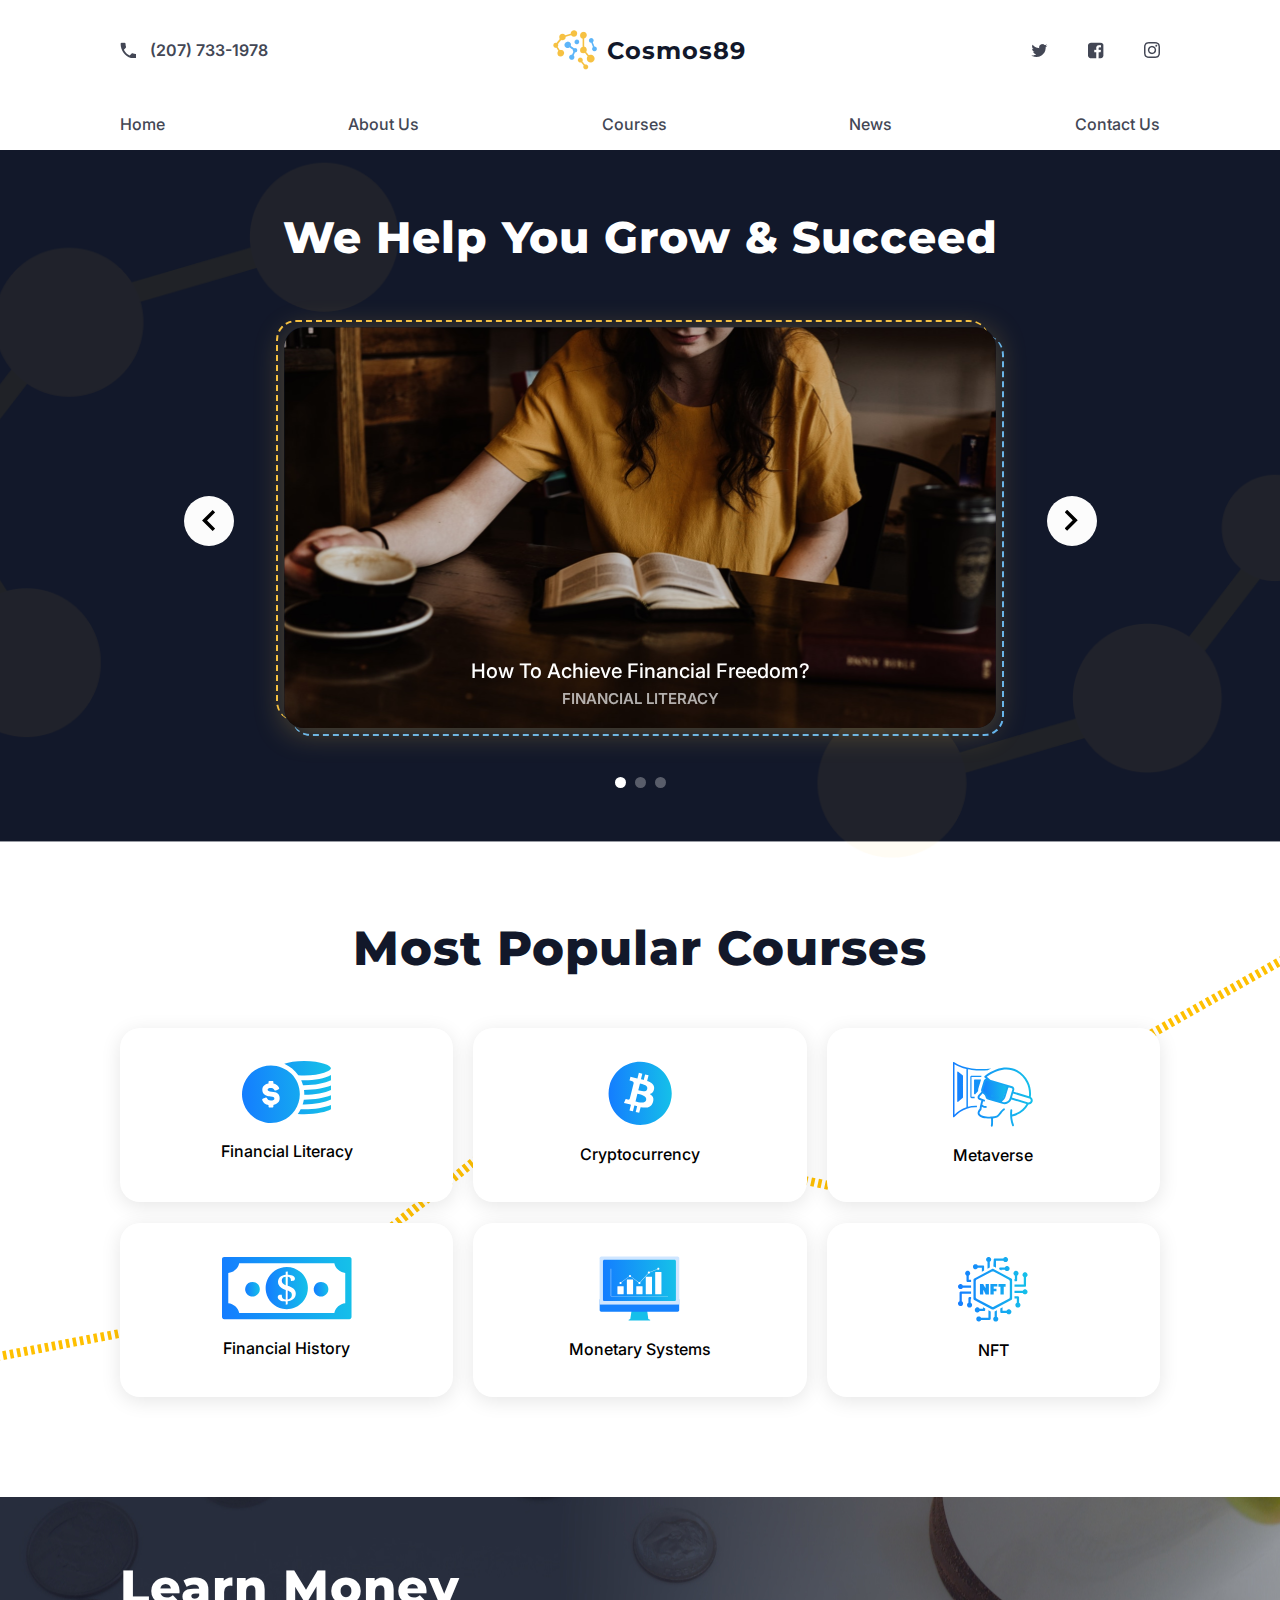
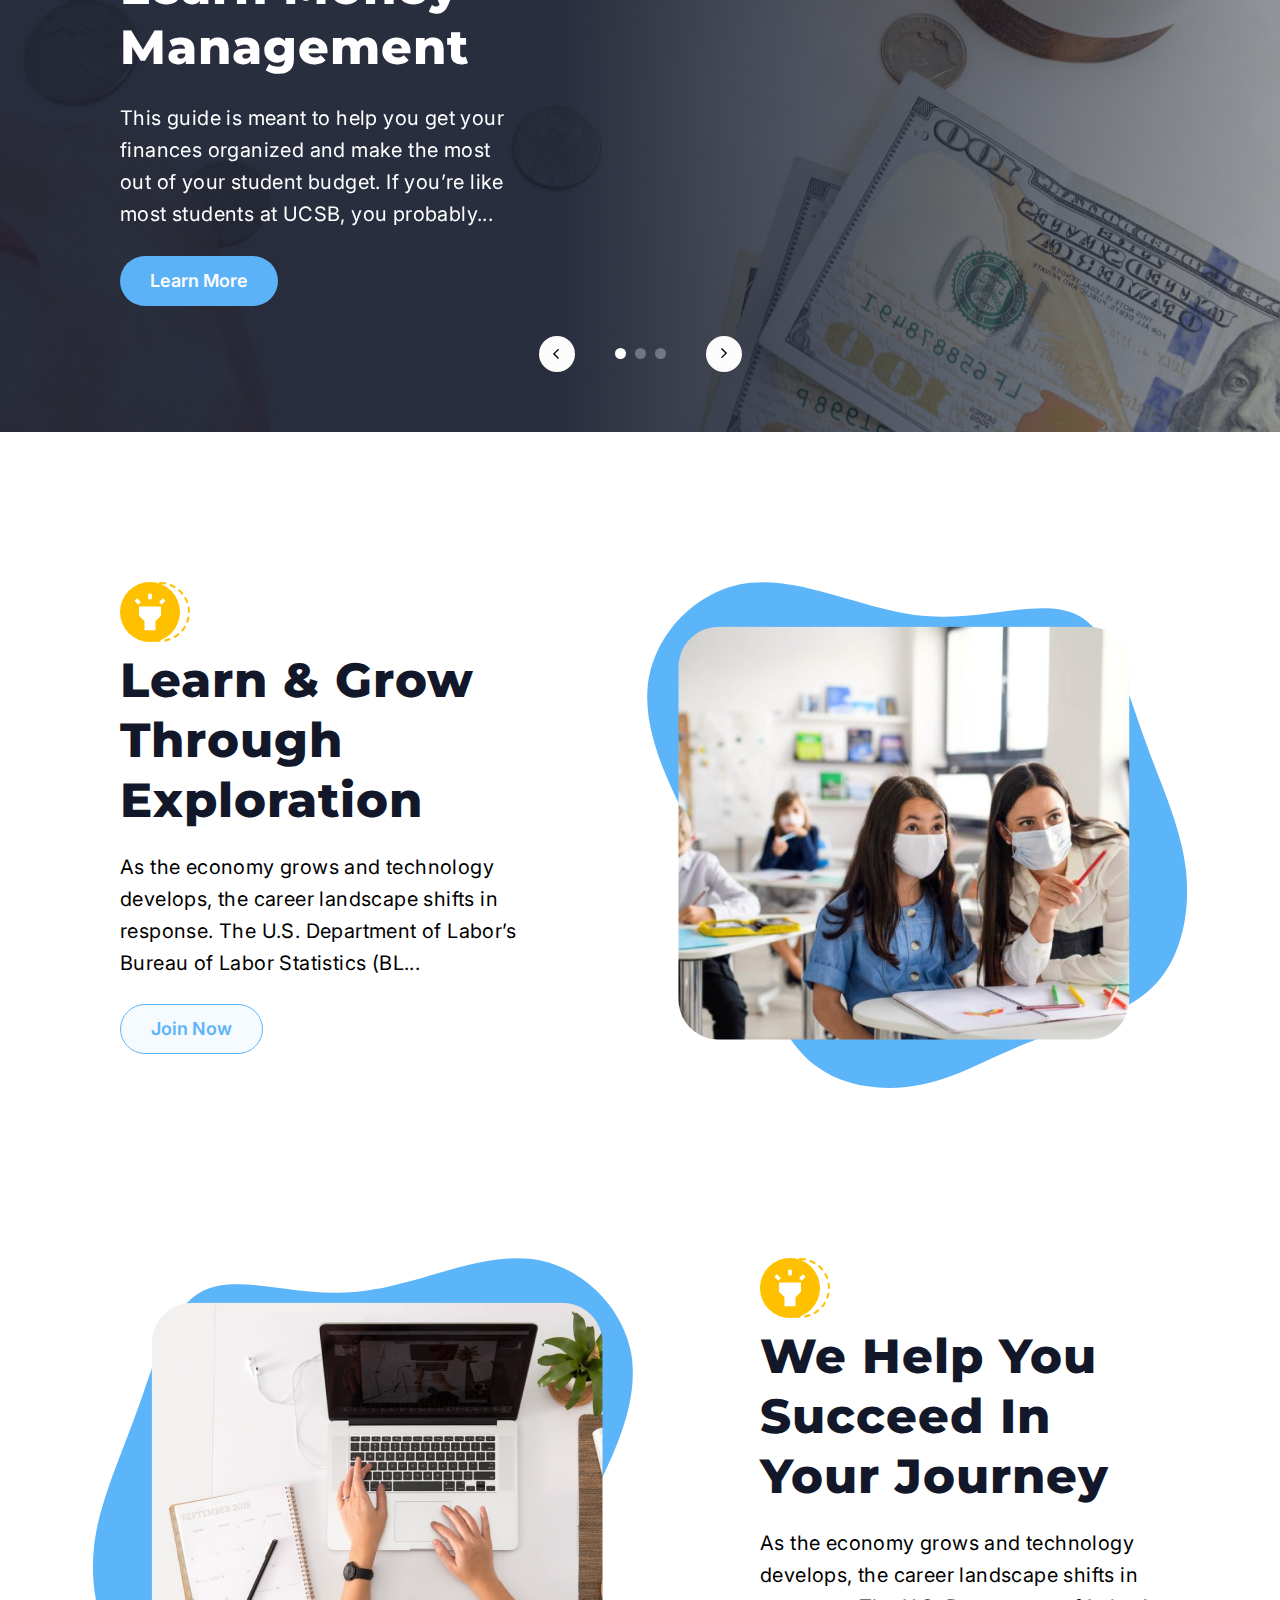
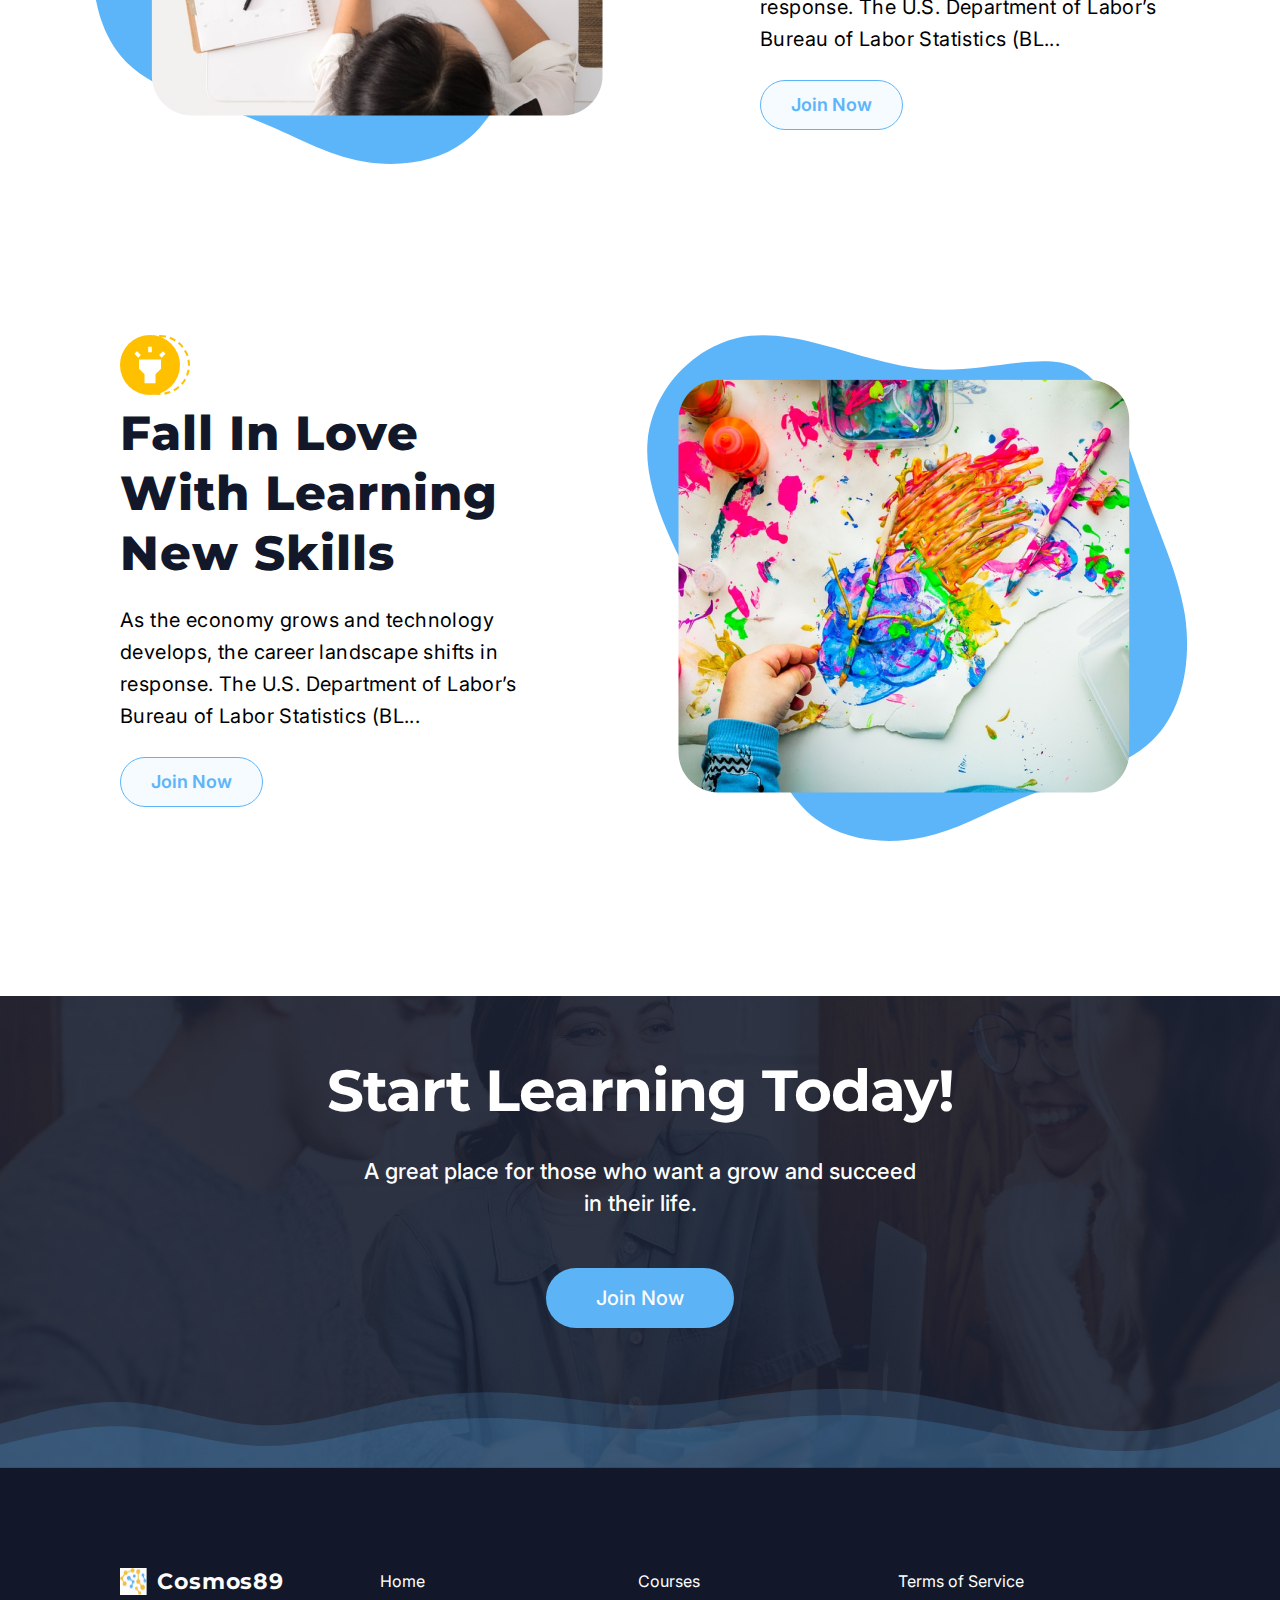
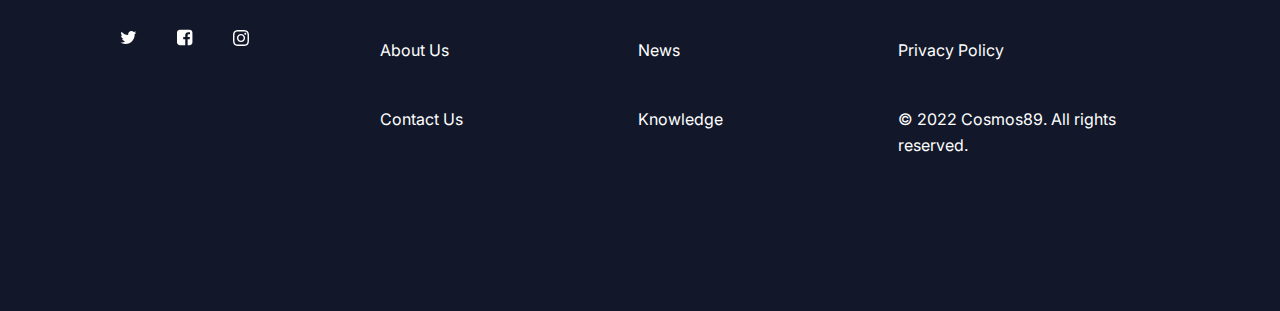
<file: index.html>
<!DOCTYPE html>
<html lang="en">

<head>
    <meta charset="UTF-8">
    <meta http-equiv="X-UA-Compatible" content="IE=edge">
    <meta name="viewport" content="width=device-width, initial-scale=1.0">
    <link rel="preconnect" href="https://fonts.googleapis.com">
    <link rel="preconnect" href="https://fonts.gstatic.com" crossorigin>
    <link href="https://fonts.googleapis.com/css2?family=Inter:wght@400;500;600&display=swap" rel="stylesheet">
    <link href="https://fonts.googleapis.com/css2?family=Montserrat:wght@500;700;800&display=swap" rel="stylesheet">
    <link rel="stylesheet" href="https://unpkg.com/swiper@8/swiper-bundle.min.css">
    <link rel="stylesheet" href="./style/home.css">


    <title>Home</title>
</head>

<body>
    <div class="wrapper">
        <!-- ----------------------------HEADER------------------------------------- -->
        <header class="header">
            <div class="header__container container">
                <div class="header__top">
                    <a href="tel:207331978" class="header__phone">(207) 733-1978</a>
                    <a href="#" class="header__logo logo">
                        <div class="logo__image">
                            <picture>
                                <source srcset="./images/header/logo-min.png" media="(max-width: 425px)">
                                <img srcset="./images/header/logo-icon.png" alt="logo icon">
                            </picture>
                        </div>

                        <div class="logo__text">Cosmos89</div>
                    </a>
                    <ul class="header__social-media social-media-list">
                        <li class="social-media-item">
                            <a href="#" class="social-media-link"><img src="./images/header/twitter-icon.png" alt="twitter icon"></a>
                        </li>
                        <li class="social-media-item">
                            <a href="#" class="social-media-link"><img src="./images/header/facebook-icon.png" alt="facebook icon"></a>
                        </li>
                        <li class="social-media-item">
                            <a href="#" class="social-media-link"><img src="./images/header/insta-icon.png" alt="instagram icon"></a>
                        </li>

                    </ul>
                    <div class="header__burger burger ">
                        <div></div>
                        <div></div>
                        <div></div>
                    </div>
                </div>
                <div class="header__bottom">
                    <nav class="header__menu menu ">
                        <ul class="menu__list">
                            <li class="menu__item"><a href="./index.html" class="menu__link">Home</a></li>
                            <li class="menu__item"><a href="./about-us.html" class="menu__link">About Us</a></li>
                            <li class="menu__item"><a href="./courses.html" class="menu__link">Courses</a></li>
                            <li class="menu__item"><a href="./news.html" class="menu__link">News</a></li>
                            <li class="menu__item"><a href="./contact-us.html" class="menu__link">Contact Us</a></li>
                        </ul>
                    </nav>
                </div>
            </div>
        </header>
        <main class="main">
            <!-- ----------------------------MAIN-SCREEN------------------------------------- -->
            <section class="main-screen">
                <div class="main-screen__container container">
                    <h1 class="main-screen__title">We Help You Grow & Succeed</h1>

                    <div class="main-screen__slider slider swiper">
                        <div class="slider-wrapper swiper-wrapper">
                            <div class="slider__item swiper-slide">
                                <div class="slider__img"><img src="./images/main-screen/slider-image.png" alt="slider image"></div>
                                <div class="slider__text">
                                    <h3 class="slider__title">How To Achieve Financial Freedom?</h3>
                                    <p class="slider__description">Financial Literacy</p>
                                </div>
                            </div>

                            <div class="slider__item swiper-slide">
                                <div class="slider__img"><img src="./images/main-screen/slider-image.png" alt="slider image"></div>
                                <div class="slider__text">
                                    <h3 class="slider__title">How To Achieve Financial Freedom?</h3>
                                    <p class="slider__description">Financial Literacy</p>
                                </div>
                            </div>

                            <div class="slider__item swiper-slide">
                                <div class="slider__img"><img src="./images/main-screen/slider-image.png" alt="slider image"></div>
                                <div class="slider__text">
                                    <h3 class="slider__title">How To Achieve Financial Freedom?</h3>
                                    <p class="slider__description">Financial Literacy</p>
                                </div>
                            </div>
                        </div>
                        <div class="slider__pagination swiper-pagination"></div>


                        <div class="slider-prev swiper-button-prev"></div>
                        <div class="slider-next swiper-button-next"></div>
                    </div>
                </div>
            </section>
            <!-- ----------------------------------COURSES------------------------------------ -->
            <section class="courses">
                <div class="courses__container container">
                    <h2 class="courses__title block-title">Most Popular Courses</h2>
                    <div class="courses__items">
                        <div class="courses__item">
                            <div class="courses__icon"><img src="./images/courses/financial-literacy-icon.svg" alt="Financial literacy icon"></div>
                            <h3 class="courses__text">Financial Literacy</h3>
                        </div>
                        <div class="courses__item">
                            <div class="courses__icon"><img src="./images/courses/cryptocurrency-icon.svg" alt="Cryptocurrency icon"></div>
                            <h3 class="courses__text">Cryptocurrency</h3>
                        </div>
                        <div class="courses__item">
                            <div class="courses__icon"><img src="./images/courses/metaverse-icon.svg" alt="Metaverse icon"></div>
                            <h3 class="courses__text">Metaverse</h3>
                        </div>
                        <div class="courses__item">
                            <div class="courses__icon"><img src="./images/courses/financial-history-icon.svg" alt="Financial History icon"></div>
                            <h3 class="courses__text">Financial History</h3>
                        </div>
                        <div class="courses__item">
                            <div class="courses__icon"><img src="./images/courses/system-icon.svg" alt="Monetary Systems"></div>
                            <h3 class="courses__text">Monetary Systems</h3>
                        </div>
                        <div class="courses__item">
                            <div class="courses__icon"><img src="./images/courses/nft-icon.svg" alt="NFT icon"></div>
                            <h3 class="courses__text">NFT</h3>
                        </div>
                    </div>

                </div>
            </section>
            <!-- ----------------------------------LEARN-MORE------------------------------------ -->
            <section class="learn-more">
                <div class="learn-more__container container">
                    <div class="learn-more__slider slider swiper">
                        <div class="slider-wrapper swiper-wrapper">
                            <div class="slider__item swiper-slide">
                                <div class="learn-more__inner-box">
                                    <h2 class="learn-more__title"><a href="#">Learn Money Management</a></h2>
                                    <div class="learn-more__description">This guide is meant to help you get your finances organized and make the most out of your student budget. If you’re like most students at UCSB, you probably...</div>
                                    <a href="#" class="learn-more__link">Learn More</a></div>
                            </div>

                            <div class="slider__item swiper-slide">
                                <div class="learn-more__inner-box">
                                    <h2 class="learn-more__title"><a href="#">Learn Money Management</a></h2>
                                    <div class="learn-more__description">This guide is meant to help you get your finances organized and make the most out of your student budget. If you’re like most students at UCSB, you probably...</div>
                                    <a href="#" class="learn-more__link">Learn More</a></div>
                            </div>

                            <div class="slider__item swiper-slide">
                                <div class="learn-more__inner-box">
                                    <h2 class="learn-more__title"><a href="#">Learn Money Management</a></h2>
                                    <div class="learn-more__description">This guide is meant to help you get your finances organized and make the most out of your student budget. If you’re like most students at UCSB, you probably...</div>
                                    <a href="#" class="learn-more__link">Learn More</a></div>
                            </div>







                        </div>
                        <div class="slider__controls">
                            <div class="slider-prev swiper-button-prev"></div>
                            <div class="slider__pagination swiper-pagination"></div>

                            <div class="slider-next swiper-button-next"></div>
                        </div>

                    </div>
                </div>
            </section>
            <!-- ----------------------------------FEATURES------------------------------------ -->
            <section class="features">
                <div class="features__container container container_oveflow">
                    <div class="features__item features-item">
                        <div class="features-item__info">
                            <div class="features-item__decor-flashlight"><img src="./images/features/decor-2.svg" alt="flashlight image"></div>
                            <a href="#" class="features-item__title">
                                <h2>Learn & Grow Through Exploration</h2>
                            </a>
                            <p class="features-item__description">As the economy grows and technology develops, the career landscape shifts in response. The U.S. Department of Labor’s Bureau of Labor Statistics (BL...</p>
                            <a href="#" class="features-item__link">Join Now</a>
                        </div>
                        <div class="features-item__image-wrapper">
                            <a href="#" class="features-item__image"><img src="./images/features/features-img-1.png" alt="learn and grow"></a>
                        </div>
                    </div>

                    <div class="features__item features-item">
                        <div class="features-item__info">
                            <div class="features-item__decor-flashlight"><img src="./images/features/decor-2.svg" alt="flashlight image"></div>
                            <a href="#" class="features-item__title">
                                <h2>We Help You Succeed In Your Journey</h2>
                            </a>
                            <p class="features-item__description">As the economy grows and technology develops, the career landscape shifts in response. The U.S. Department of Labor’s Bureau of Labor Statistics (BL...</p>
                            <a href="#" class="features-item__link">Join Now</a>
                        </div>
                        <div class="features-item__image-wrapper">
                            <a href="#" class="features-item__image"><img src="./images/features/features-img-2.png" alt="learn and grow"></a>
                        </div>
                    </div>


                    <div class="features__item features-item">
                        <div class="features-item__info">
                            <div class="features-item__decor-flashlight"><img src="./images/features/decor-2.svg" alt="flashlight image"></div>
                            <a href="#" class="features-item__title">
                                <h2>Fall In Love With Learning New Skills</h2>
                            </a>
                            <p class="features-item__description">As the economy grows and technology develops, the career landscape shifts in response. The U.S. Department of Labor’s Bureau of Labor Statistics (BL...</p>
                            <a href="#" class="features-item__link">Join Now</a></div>

                        <div class="features-item__image-wrapper">
                            <a href="#" class="features-item__image"><img src="./images/features/features-img-3.png" alt="learn and grow"></a>
                        </div>
                    </div>
                </div>
            </section>

            <!-- ----------------------------------START-TODAY------------------------------------ -->
            <section class="start-today">
                <div class="start-today__container container">
                    <h2 class="start-today__title">Start Learning Today!</h2>
                    <p class="start-today__description">A great place for those who want a grow and succeed in their life.</p>
                    <a href="#" class="start-today__btn btn">Join Now</a>
                </div>
            </section>
        </main>


        <!-- ---------------------------FOOTER------------------------------------- -->
        <footer class="footer">
            <div class="footer__container container">
                <div class="footer__column column-footer">
                    <a href="#" class="column-footer__logo"><img src="./images/footer/logo.png" alt="logo icon">Cosmos89</a>
                    <ul class="footer__social-media social-media-list social-media-list_footer">
                        <li class="social-media-item">
                            <a href="#" class="social-media-link"><svg width="17" height="13" viewBox="0 0 17 13" fill="none" xmlns="http://www.w3.org/2000/svg">
                                <path d="M16.2723 1.62423C15.6897 1.87535 15.0569 2.05615 14.404 2.12646C15.077 1.72468 15.5893 1.09187 15.8304 0.338518C15.2076 0.710169 14.5045 0.981375 13.7712 1.122C13.1786 0.489188 12.3348 0.0974467 11.4007 0.0974467C9.60268 0.0974467 8.15625 1.55392 8.15625 3.34187C8.15625 3.59298 8.18638 3.8441 8.23661 4.08517C5.54464 3.94454 3.14397 2.65883 1.54688 0.690081C1.26562 1.17222 1.10491 1.72468 1.10491 2.32736C1.10491 3.45236 1.67746 4.44678 2.55134 5.02937C2.01897 5.00928 1.51674 4.85861 1.08482 4.61754C1.08482 4.62758 1.08482 4.64767 1.08482 4.65771C1.08482 6.23472 2.19978 7.54053 3.68638 7.84187C3.41518 7.91218 3.12388 7.95236 2.83259 7.95236C2.62165 7.95236 2.42076 7.93227 2.21987 7.90213C2.6317 9.18785 3.82701 10.122 5.25335 10.1521C4.13839 11.026 2.74219 11.5383 1.22545 11.5383C0.954241 11.5383 0.703125 11.5283 0.441964 11.4981C1.87835 12.4222 3.58594 12.9546 5.42411 12.9546C11.3906 12.9546 14.6551 8.01263 14.6551 3.72356C14.6551 3.58294 14.6551 3.44231 14.6451 3.30169C15.2779 2.83963 15.8304 2.26709 16.2723 1.62423Z" fill="white"/>
                                </svg>
                                </a>
                        </li>
                        <li class="social-media-item">
                            <a href="#" class="social-media-link"><svg width="16" height="17" viewBox="0 0 16 17" fill="none" xmlns="http://www.w3.org/2000/svg">
<path d="M12.5357 0.811732H2.89286C1.29576 0.811732 0 2.10749 0 3.70459V13.3474C0 14.9445 1.29576 16.2403 2.89286 16.2403H8.23661V10.2637H6.22768V7.93338H8.23661V6.21575C8.23661 4.22691 9.46205 3.14209 11.24 3.14209C12.0837 3.14209 12.817 3.20236 13.0279 3.23249V5.31173L11.8025 5.32178C10.8281 5.32178 10.6473 5.77379 10.6473 6.44678V7.93338H12.9475L12.6462 10.2637H10.6473V16.2403H12.5357C14.1328 16.2403 15.4286 14.9445 15.4286 13.3474V3.70459C15.4286 2.10749 14.1328 0.811732 12.5357 0.811732Z" fill="white"/>
</svg>
</a>
                        </li>
                        <li class="social-media-item">
                            <a href="#" class="social-media-link"><svg width="16" height="16" viewBox="0 0 16 16" fill="none" xmlns="http://www.w3.org/2000/svg">
                                <path d="M8.00004 1.44144C10.1361 1.44144 10.3892 1.4496 11.2327 1.48809C12.0127 1.52366 12.4363 1.65398 12.7182 1.76354C13.0916 1.90867 13.3581 2.08202 13.6381 2.36195C13.918 2.64191 14.0914 2.90841 14.2365 3.28183C14.3461 3.56373 14.4764 3.98732 14.512 4.76731C14.5504 5.61088 14.5586 5.86391 14.5586 7.99998C14.5586 10.1361 14.5504 10.3891 14.512 11.2327C14.4764 12.0127 14.3461 12.4363 14.2365 12.7182C14.0914 13.0916 13.918 13.3581 13.6381 13.638C13.3581 13.918 13.0916 14.0913 12.7182 14.2365C12.4363 14.346 12.0127 14.4763 11.2327 14.5119C10.3893 14.5504 10.1363 14.5586 8.00004 14.5586C5.86377 14.5586 5.61081 14.5504 4.76733 14.5119C3.98734 14.4763 3.56374 14.346 3.28184 14.2365C2.90842 14.0913 2.64192 13.918 2.36199 13.638C2.08206 13.3581 1.90867 13.0916 1.76355 12.7182C1.65399 12.4363 1.52366 12.0127 1.48809 11.2327C1.44961 10.3891 1.44144 10.1361 1.44144 7.99998C1.44144 5.86391 1.44961 5.61088 1.48809 4.76731C1.52366 3.98732 1.65399 3.56373 1.76355 3.28183C1.90867 2.90841 2.08203 2.64191 2.36199 2.36198C2.64192 2.08202 2.90842 1.90867 3.28184 1.76354C3.56374 1.65398 3.98734 1.52366 4.76733 1.48809C5.6109 1.4496 5.86393 1.44144 8.00004 1.44144ZM8.00004 0C5.82735 0 5.55491 0.00920925 4.70163 0.0481422C3.85012 0.0869798 3.26857 0.222229 2.75971 0.419974C2.23363 0.624419 1.78749 0.897966 1.34271 1.34271C0.897969 1.78748 0.624421 2.23363 0.420007 2.7597C0.22223 3.26855 0.0869801 3.8501 0.0481423 4.70161C0.00920929 5.55489 0 5.82733 0 7.99998C0 10.1727 0.00920929 10.4451 0.0481423 11.2984C0.0869801 12.1499 0.22223 12.7314 0.420007 13.2403C0.624421 13.7664 0.897969 14.2125 1.34271 14.6573C1.78749 15.102 2.23363 15.3756 2.75971 15.58C3.26857 15.7778 3.85012 15.913 4.70163 15.9519C5.55491 15.9908 5.82735 16 8.00004 16C10.1727 16 10.4451 15.9908 11.2984 15.9519C12.1499 15.913 12.7315 15.7778 13.2403 15.58C13.7664 15.3756 14.2126 15.102 14.6573 14.6573C15.1021 14.2125 15.3756 13.7664 15.5801 13.2403C15.7778 12.7314 15.9131 12.1499 15.9519 11.2984C15.9908 10.4451 16.0001 10.1727 16.0001 7.99998C16.0001 5.82733 15.9908 5.55489 15.9519 4.70161C15.9131 3.8501 15.7778 3.26855 15.5801 2.7597C15.3756 2.23363 15.1021 1.78748 14.6573 1.34271C14.2126 0.897966 13.7664 0.624419 13.2403 0.419974C12.7315 0.222229 12.1499 0.0869798 11.2984 0.0481422C10.4451 0.00920925 10.1727 0 8.00004 0Z" fill="white"/>
                                <path d="M8.00267 3.89551C5.73378 3.89551 3.89453 5.73476 3.89453 8.0036C3.89453 10.2725 5.73378 12.1117 8.00267 12.1117C10.2715 12.1117 12.1108 10.2725 12.1108 8.0036C12.1108 5.73476 10.2715 3.89551 8.00267 3.89551ZM8.00267 10.6703C6.52988 10.6703 5.33598 9.47638 5.33598 8.0036C5.33598 6.53085 6.52988 5.33695 8.00267 5.33695C9.47542 5.33695 10.6693 6.53085 10.6693 8.0036C10.6693 9.47638 9.47542 10.6703 8.00267 10.6703Z" fill="white"/>
                                <path d="M13.2345 3.73102C13.2345 4.26119 12.8046 4.69101 12.2744 4.69101C11.7443 4.69101 11.3145 4.26119 11.3145 3.73102C11.3145 3.20082 11.7443 2.771 12.2744 2.771C12.8046 2.771 13.2345 3.20082 13.2345 3.73102Z" fill="white"/>
                                </svg>
                                </a>
                        </li>

                    </ul>
                </div>
                <div class="footer__column column-footer">
                    <nav class="column-footer__nav">
                        <ul class="column-footer__list">
                            <li class="column-footer__item"><a href="#" class="column-footer__link">Home</a></li>
                            <li class="column-footer__item"><a href="./about-us.html" class="column-footer__link">About Us</a></li>
                            <li class="column-footer__item"><a href="./contact-us.html" class="column-footer__link">Contact Us</a></li>
                        </ul>
                    </nav>
                </div>

                <div class="footer__column column-footer">
                    <nav class="column-footer__nav">
                        <ul class="column-footer__list">
                            <li class="column-footer__item"><a href="./courses.html" class="column-footer__link">Courses</a></li>
                            <li class="column-footer__item"><a href="./news.js" class="column-footer__link">News</a></li>
                            <li class="column-footer__item"><a href="#" class="column-footer__link">Knowledge</a></li>
                        </ul>
                    </nav>
                </div>

                <div class="footer__column column-footer">
                    <nav class="column-footer__nav">
                        <ul class="column-footer__list">
                            <li class="column-footer__item"><a href="#" class="column-footer__link">Terms of Service</a></li>
                            <li class="column-footer__item"><a href="#" class="column-footer__link">Privacy Policy</a></li>
                            <li class="column-footer__item">© 2022 Cosmos89. All rights reserved.</li>
                        </ul>
                    </nav>
                </div>

            </div>

        </footer>
    </div>
    <script src="https://unpkg.com/swiper@8/swiper-bundle.min.js"></script>
    <script src="./main.js"></script>
</body>

</html>
</file>
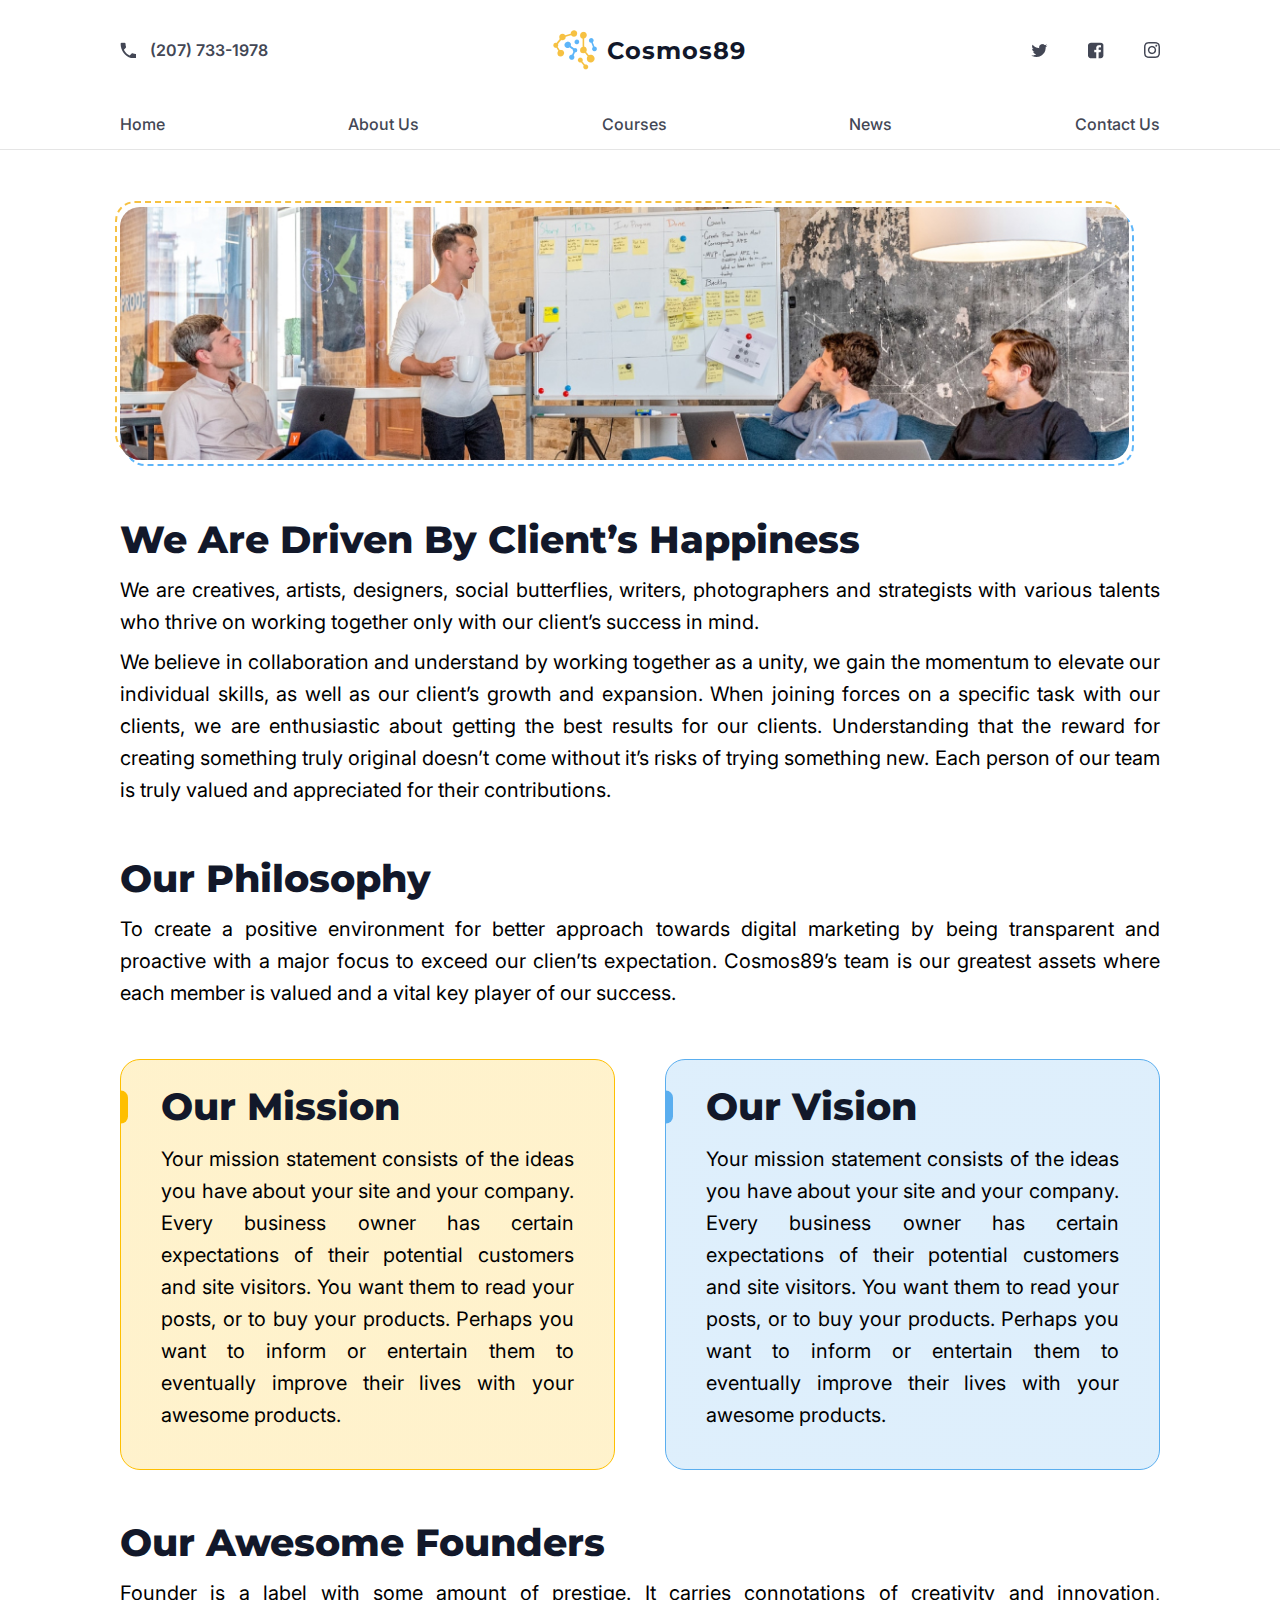
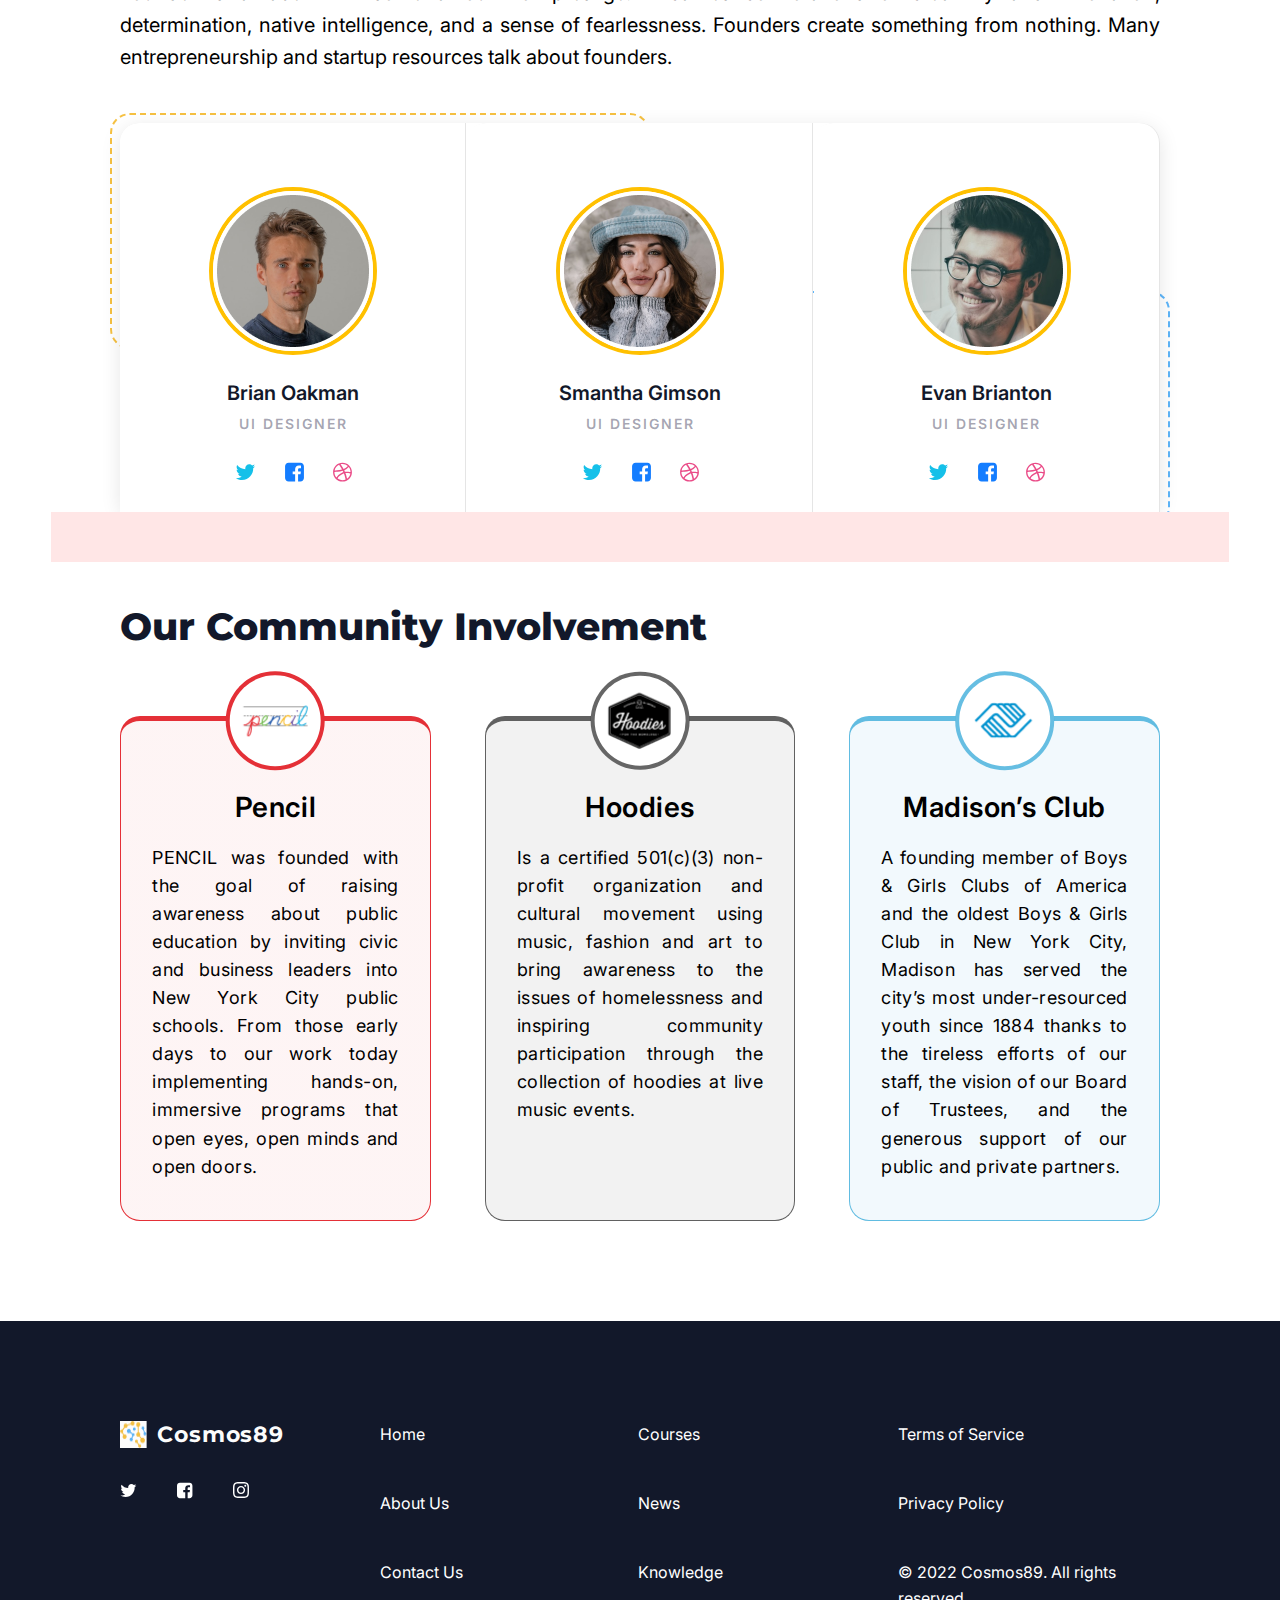
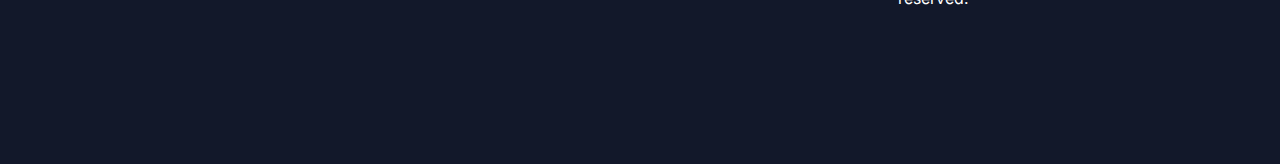
<file: about-us.html>
<!DOCTYPE html>
<html lang="en">

<head>
    <meta charset="UTF-8">
    <meta http-equiv="X-UA-Compatible" content="IE=edge">
    <meta name="viewport" content="width=device-width, initial-scale=1.0">
    <link rel="preconnect" href="https://fonts.googleapis.com">
    <link rel="preconnect" href="https://fonts.gstatic.com" crossorigin>
    <link href="https://fonts.googleapis.com/css2?family=Inter:wght@400;500;600&display=swap" rel="stylesheet">
    <link href="https://fonts.googleapis.com/css2?family=Montserrat:wght@500;700;800&display=swap" rel="stylesheet">
    <link rel="stylesheet" href="https://unpkg.com/swiper@8/swiper-bundle.min.css">
    <link rel="stylesheet" href="./style/about-us.css">


    <title>About us</title>
</head>

<body>
    <div class="wrapper">
        <!-- ----------------------------HEADER------------------------------------- -->
        <header class="header">
            <div class="header__container container">
                <div class="header__top">
                    <a href="tel:207331978" class="header__phone">(207) 733-1978</a>
                    <a href="#" class="header__logo logo">
                        <div class="logo__image">
                            <picture>
                                <source srcset="./images/header/logo-min.png" media="(max-width: 425px)">
                                <img srcset="./images/header/logo-icon.png" alt="logo icon">
                            </picture>
                        </div>

                        <div class="logo__text">Cosmos89</div>
                    </a>
                    <ul class="header__social-media social-media-list">
                        <li class="social-media-item">
                            <a href="#" class="social-media-link"><img src="./images/header/twitter-icon.png" alt="twitter icon"></a>
                        </li>
                        <li class="social-media-item">
                            <a href="#" class="social-media-link"><img src="./images/header/facebook-icon.png" alt="facebook icon"></a>
                        </li>
                        <li class="social-media-item">
                            <a href="#" class="social-media-link"><img src="./images/header/insta-icon.png" alt="instagram icon"></a>
                        </li>

                    </ul>
                    <div class="header__burger burger ">
                        <div></div>
                        <div></div>
                        <div></div>
                    </div>
                </div>
                <div class="header__bottom">
                    <nav class="header__menu menu ">
                        <ul class="menu__list">
                            <li class="menu__item"><a href="./index.html" class="menu__link">Home</a></li>
                            <li class="menu__item"><a href="./about-us.html" class="menu__link">About Us</a></li>
                            <li class="menu__item"><a href="./courses.html" class="menu__link">Courses</a></li>
                            <li class="menu__item"><a href="./news.html" class="menu__link">News</a></li>
                            <li class="menu__item"><a href="./contact-us.html" class="menu__link">Contact Us</a></li>
                        </ul>
                    </nav>
                </div>
            </div>
        </header>

        <main class="main">
            <section class="our-approach">
                <div class="our-approach__container container">
                    <div class="our-approach__header-img"><img src="./images/about-us-page/header-img.jpg" alt="about us"></div>
                    <div class="our-approach__inner-box">
                        <div class="our-approach__item item-block">
                            <h2 class="item-block__title">We Are Driven By Client’s Happiness</h2>
                            <p class="item-block__description">We are creatives, artists, designers, social butterflies, writers, photographers and strategists with various talents who thrive on working together only with our client’s success in mind.</p>
                            <p class="item-block__description">We believe in collaboration and understand by working together as a unity, we gain the momentum to elevate our individual skills, as well as our client’s growth and expansion. When joining forces on a specific task with our
                                clients, we are enthusiastic about getting the best results for our clients. Understanding that the reward for creating something truly original doesn’t come without it’s risks of trying something new. Each person of our
                                team is truly valued and appreciated for their contributions.</p>
                        </div>
                    </div>

                    <div class="our-approach__inner-box">
                        <div class="our-approach__item item-block">
                            <h2 class="item-block__title">Our Philosophy</h2>
                            <p class="item-block__description">To create a positive environment for better approach towards digital marketing by being transparent and proactive with a major focus to exceed our clien’ts expectation. Cosmos89’s team is our greatest assets where each member
                                is valued and a vital key player of our success.</p>
                        </div>
                    </div>
                    <div class="our-approach__row">
                        <div class="our-approach__column">
                            <div class="our-approach__item item-block">
                                <h2 class="item-block__title item-block__title_decorated">Our Mission</h2>
                                <p class="item-block__description">Your mission statement consists of the ideas you have about your site and your company. Every business owner has certain expectations of their potential customers and site visitors. You want them to read your posts, or
                                    to buy your products. Perhaps you want to inform or entertain them to eventually improve their lives with your awesome products.</p>
                            </div>
                        </div>
                        <div class="our-approach__column">
                            <div class="our-approach__item item-block">
                                <h2 class="item-block__title item-block__title_decorated">Our Vision</h2>
                                <p class="item-block__description">Your mission statement consists of the ideas you have about your site and your company. Every business owner has certain expectations of their potential customers and site visitors. You want them to read your posts, or
                                    to buy your products. Perhaps you want to inform or entertain them to eventually improve their lives with your awesome products.</p>
                            </div>
                        </div>

                    </div>
                </div>
            </section>
            <!-- 
            /* -------------------FOUNDERS---------------------- */ -->
            <section class="founders">
                <div class="founders__container container">
                    <div class="founders__item item-block">
                        <h2 class="item-block__title">Our Awesome Founders</h2>
                        <p class="item-block__description">Founder is a label with some amount of prestige. It carries connotations of creativity and innovation, determination, native intelligence, and a sense of fearlessness. Founders create something from nothing. Many entrepreneurship
                            and startup resources talk about founders.

                        </p>
                    </div>
                    <div class="founders__items card-founders">
                        <div class="founders__item founders-card ">
                            <div class="founders-card__image"><img src="./images/about-us-page/founders/icon-1.png" alt=""></div>
                            <div class="founders-card__name">Brian Oakman</div>
                            <h3 class="founders-card__role">UI Designer</h3>
                            <div class="founders-card__social">
                                <svg width="21" height="16" viewBox="0 0 21 16" fill="none" xmlns="http://www.w3.org/2000/svg">
                                    <path d="M20.1726 2.1513C19.4605 2.45822 18.6871 2.6792 17.8891 2.76514C18.7116 2.27406 19.3378 1.50063 19.6324 0.579869C18.8712 1.03411 18.0119 1.36558 17.1157 1.53746C16.3913 0.76402 15.3601 0.285226 14.2183 0.285226C12.0208 0.285226 10.2529 2.06536 10.2529 4.25063C10.2529 4.55755 10.2898 4.86447 10.3511 5.15911C7.06097 4.98723 4.12681 3.41581 2.1748 1.00956C1.83105 1.59884 1.63463 2.27406 1.63463 3.01067C1.63463 4.38567 2.3344 5.60107 3.40248 6.31313C2.75181 6.28857 2.13797 6.10442 1.61007 5.80978C1.61007 5.82206 1.61007 5.84661 1.61007 5.85889C1.61007 7.78634 2.9728 9.38232 4.78976 9.75063C4.45829 9.83657 4.10226 9.88567 3.74623 9.88567C3.48842 9.88567 3.24289 9.86112 2.99735 9.82429C3.5007 11.3957 4.96164 12.5375 6.70494 12.5743C5.34222 13.6424 3.63574 14.2685 1.78195 14.2685C1.45047 14.2685 1.14355 14.2562 0.824358 14.2194C2.57994 15.3488 4.66699 15.9995 6.91364 15.9995C14.2061 15.9995 18.196 9.95933 18.196 4.71715C18.196 4.54527 18.196 4.3734 18.1837 4.20152C18.9572 3.63679 19.6324 2.93701 20.1726 2.1513Z" fill="#15C0E9"/>
                                    </svg>
                                <svg width="19" height="20" viewBox="0 0 19 20" fill="none" xmlns="http://www.w3.org/2000/svg">
                                        <path d="M15.3898 0.713796H3.60407C1.65206 0.713796 0.0683594 2.2975 0.0683594 4.24951V16.0352C0.0683594 17.9872 1.65206 19.5709 3.60407 19.5709H10.1353V12.2663H7.67997V9.41804H10.1353V7.31871C10.1353 4.8879 11.6331 3.56201 13.8061 3.56201C14.8373 3.56201 15.7335 3.63567 15.9914 3.6725V6.2138L14.4936 6.22607C13.3027 6.22607 13.0818 6.77853 13.0818 7.60107V9.41804H15.8931L15.5248 12.2663H13.0818V19.5709H15.3898C17.3418 19.5709 18.9255 17.9872 18.9255 16.0352V4.24951C18.9255 2.2975 17.3418 0.713796 15.3898 0.713796Z" fill="#147DFF"/>
                                        </svg>
                                <svg width="19" height="20" viewBox="0 0 19 20" fill="none" xmlns="http://www.w3.org/2000/svg">
                                            <path d="M12.6398 17.5575C11.6699 17.9627 10.6141 18.1959 9.49693 18.1959C7.54492 18.1959 5.76479 17.4962 4.36523 16.3544C4.36523 16.3544 4.47573 16.4281 4.54939 16.4895C6.09626 13.1256 10.8719 11.456 10.8719 11.456C10.8842 11.456 10.9088 11.4437 10.921 11.4437C12.0505 14.3901 12.517 16.8455 12.6398 17.5575ZM10.3686 10.1055C10.2704 10.1424 10.1599 10.1669 10.0494 10.2038C10.0494 10.2038 5.7034 11.6033 3.50586 15.5196C2.22907 14.0955 1.44336 12.2049 1.44336 10.1424C1.44336 10.0564 1.44336 9.97049 1.45564 9.88456C1.59068 9.88456 5.56836 9.98277 9.71791 8.74282C9.95117 9.19706 10.1722 9.6513 10.3686 10.1055ZM9.05497 7.50286C5.18778 8.52183 1.82394 8.485 1.61523 8.485C2.14314 5.99281 3.81278 3.91804 6.05943 2.86223C6.16992 3.00956 7.65541 5.02295 9.05497 7.50286ZM17.4523 11.4192C17.084 13.6658 15.8072 15.6055 14.0025 16.8209C13.9166 16.3421 13.4869 13.9727 12.4311 11.0631C15.0338 10.658 17.2804 11.37 17.4523 11.4192ZM7.56948 2.32206C7.5572 2.32206 7.54492 2.33433 7.54492 2.33433C7.5572 2.32206 7.5572 2.32206 7.56948 2.32206ZM14.8128 4.10219C14.7882 4.13902 13.6465 5.88232 10.6141 7.01179C9.23912 4.48277 7.7168 2.48165 7.59403 2.32206C8.20787 2.17473 8.84626 2.0888 9.49693 2.0888C11.5349 2.0888 13.4009 2.84996 14.8128 4.10219ZM17.5505 10.0564C17.4523 10.0442 14.7146 9.44259 11.94 9.79862C11.8786 9.66357 11.8295 9.51625 11.7681 9.38121C11.5963 8.98835 11.4121 8.59549 11.228 8.21491C14.4076 6.91357 15.6967 5.0475 15.7213 5.02295C16.8507 6.39795 17.5259 8.15353 17.5505 10.0564ZM18.9255 10.1424C18.9255 4.93701 14.7023 0.713796 9.49693 0.713796C4.29157 0.713796 0.0683594 4.93701 0.0683594 10.1424C0.0683594 15.3477 4.29157 19.5709 9.49693 19.5709C14.7023 19.5709 18.9255 15.3477 18.9255 10.1424Z" fill="#EA4C88"/>
                                            </svg>

                            </div>
                        </div>

                        <div class="founders__item founders-card ">
                            <div class="founders-card__image"><img src="./images/about-us-page/founders/icon-2.png" alt=""></div>
                            <div class="founders-card__name">Smantha Gimson</div>
                            <h3 class="founders-card__role">UI Designer</h3>
                            <div class="founders-card__social">
                                <svg width="21" height="16" viewBox="0 0 21 16" fill="none" xmlns="http://www.w3.org/2000/svg">
                                    <path d="M20.1726 2.1513C19.4605 2.45822 18.6871 2.6792 17.8891 2.76514C18.7116 2.27406 19.3378 1.50063 19.6324 0.579869C18.8712 1.03411 18.0119 1.36558 17.1157 1.53746C16.3913 0.76402 15.3601 0.285226 14.2183 0.285226C12.0208 0.285226 10.2529 2.06536 10.2529 4.25063C10.2529 4.55755 10.2898 4.86447 10.3511 5.15911C7.06097 4.98723 4.12681 3.41581 2.1748 1.00956C1.83105 1.59884 1.63463 2.27406 1.63463 3.01067C1.63463 4.38567 2.3344 5.60107 3.40248 6.31313C2.75181 6.28857 2.13797 6.10442 1.61007 5.80978C1.61007 5.82206 1.61007 5.84661 1.61007 5.85889C1.61007 7.78634 2.9728 9.38232 4.78976 9.75063C4.45829 9.83657 4.10226 9.88567 3.74623 9.88567C3.48842 9.88567 3.24289 9.86112 2.99735 9.82429C3.5007 11.3957 4.96164 12.5375 6.70494 12.5743C5.34222 13.6424 3.63574 14.2685 1.78195 14.2685C1.45047 14.2685 1.14355 14.2562 0.824358 14.2194C2.57994 15.3488 4.66699 15.9995 6.91364 15.9995C14.2061 15.9995 18.196 9.95933 18.196 4.71715C18.196 4.54527 18.196 4.3734 18.1837 4.20152C18.9572 3.63679 19.6324 2.93701 20.1726 2.1513Z" fill="#15C0E9"/>
                                    </svg>
                                <svg width="19" height="20" viewBox="0 0 19 20" fill="none" xmlns="http://www.w3.org/2000/svg">
                                        <path d="M15.3898 0.713796H3.60407C1.65206 0.713796 0.0683594 2.2975 0.0683594 4.24951V16.0352C0.0683594 17.9872 1.65206 19.5709 3.60407 19.5709H10.1353V12.2663H7.67997V9.41804H10.1353V7.31871C10.1353 4.8879 11.6331 3.56201 13.8061 3.56201C14.8373 3.56201 15.7335 3.63567 15.9914 3.6725V6.2138L14.4936 6.22607C13.3027 6.22607 13.0818 6.77853 13.0818 7.60107V9.41804H15.8931L15.5248 12.2663H13.0818V19.5709H15.3898C17.3418 19.5709 18.9255 17.9872 18.9255 16.0352V4.24951C18.9255 2.2975 17.3418 0.713796 15.3898 0.713796Z" fill="#147DFF"/>
                                        </svg>
                                <svg width="19" height="20" viewBox="0 0 19 20" fill="none" xmlns="http://www.w3.org/2000/svg">
                                            <path d="M12.6398 17.5575C11.6699 17.9627 10.6141 18.1959 9.49693 18.1959C7.54492 18.1959 5.76479 17.4962 4.36523 16.3544C4.36523 16.3544 4.47573 16.4281 4.54939 16.4895C6.09626 13.1256 10.8719 11.456 10.8719 11.456C10.8842 11.456 10.9088 11.4437 10.921 11.4437C12.0505 14.3901 12.517 16.8455 12.6398 17.5575ZM10.3686 10.1055C10.2704 10.1424 10.1599 10.1669 10.0494 10.2038C10.0494 10.2038 5.7034 11.6033 3.50586 15.5196C2.22907 14.0955 1.44336 12.2049 1.44336 10.1424C1.44336 10.0564 1.44336 9.97049 1.45564 9.88456C1.59068 9.88456 5.56836 9.98277 9.71791 8.74282C9.95117 9.19706 10.1722 9.6513 10.3686 10.1055ZM9.05497 7.50286C5.18778 8.52183 1.82394 8.485 1.61523 8.485C2.14314 5.99281 3.81278 3.91804 6.05943 2.86223C6.16992 3.00956 7.65541 5.02295 9.05497 7.50286ZM17.4523 11.4192C17.084 13.6658 15.8072 15.6055 14.0025 16.8209C13.9166 16.3421 13.4869 13.9727 12.4311 11.0631C15.0338 10.658 17.2804 11.37 17.4523 11.4192ZM7.56948 2.32206C7.5572 2.32206 7.54492 2.33433 7.54492 2.33433C7.5572 2.32206 7.5572 2.32206 7.56948 2.32206ZM14.8128 4.10219C14.7882 4.13902 13.6465 5.88232 10.6141 7.01179C9.23912 4.48277 7.7168 2.48165 7.59403 2.32206C8.20787 2.17473 8.84626 2.0888 9.49693 2.0888C11.5349 2.0888 13.4009 2.84996 14.8128 4.10219ZM17.5505 10.0564C17.4523 10.0442 14.7146 9.44259 11.94 9.79862C11.8786 9.66357 11.8295 9.51625 11.7681 9.38121C11.5963 8.98835 11.4121 8.59549 11.228 8.21491C14.4076 6.91357 15.6967 5.0475 15.7213 5.02295C16.8507 6.39795 17.5259 8.15353 17.5505 10.0564ZM18.9255 10.1424C18.9255 4.93701 14.7023 0.713796 9.49693 0.713796C4.29157 0.713796 0.0683594 4.93701 0.0683594 10.1424C0.0683594 15.3477 4.29157 19.5709 9.49693 19.5709C14.7023 19.5709 18.9255 15.3477 18.9255 10.1424Z" fill="#EA4C88"/>
                                            </svg>

                            </div>
                        </div>

                        <div class="founders__item founders-card ">
                            <div class="founders-card__image"><img src="./images/about-us-page/founders/icon-3.png" alt=""></div>
                            <div class="founders-card__name">Evan Brianton</div>
                            <h3 class="founders-card__role">UI Designer</h3>
                            <div class="founders-card__social">
                                <svg width="21" height="16" viewBox="0 0 21 16" fill="none" xmlns="http://www.w3.org/2000/svg">
                                    <path d="M20.1726 2.1513C19.4605 2.45822 18.6871 2.6792 17.8891 2.76514C18.7116 2.27406 19.3378 1.50063 19.6324 0.579869C18.8712 1.03411 18.0119 1.36558 17.1157 1.53746C16.3913 0.76402 15.3601 0.285226 14.2183 0.285226C12.0208 0.285226 10.2529 2.06536 10.2529 4.25063C10.2529 4.55755 10.2898 4.86447 10.3511 5.15911C7.06097 4.98723 4.12681 3.41581 2.1748 1.00956C1.83105 1.59884 1.63463 2.27406 1.63463 3.01067C1.63463 4.38567 2.3344 5.60107 3.40248 6.31313C2.75181 6.28857 2.13797 6.10442 1.61007 5.80978C1.61007 5.82206 1.61007 5.84661 1.61007 5.85889C1.61007 7.78634 2.9728 9.38232 4.78976 9.75063C4.45829 9.83657 4.10226 9.88567 3.74623 9.88567C3.48842 9.88567 3.24289 9.86112 2.99735 9.82429C3.5007 11.3957 4.96164 12.5375 6.70494 12.5743C5.34222 13.6424 3.63574 14.2685 1.78195 14.2685C1.45047 14.2685 1.14355 14.2562 0.824358 14.2194C2.57994 15.3488 4.66699 15.9995 6.91364 15.9995C14.2061 15.9995 18.196 9.95933 18.196 4.71715C18.196 4.54527 18.196 4.3734 18.1837 4.20152C18.9572 3.63679 19.6324 2.93701 20.1726 2.1513Z" fill="#15C0E9"/>
                                    </svg>
                                <svg width="19" height="20" viewBox="0 0 19 20" fill="none" xmlns="http://www.w3.org/2000/svg">
                                        <path d="M15.3898 0.713796H3.60407C1.65206 0.713796 0.0683594 2.2975 0.0683594 4.24951V16.0352C0.0683594 17.9872 1.65206 19.5709 3.60407 19.5709H10.1353V12.2663H7.67997V9.41804H10.1353V7.31871C10.1353 4.8879 11.6331 3.56201 13.8061 3.56201C14.8373 3.56201 15.7335 3.63567 15.9914 3.6725V6.2138L14.4936 6.22607C13.3027 6.22607 13.0818 6.77853 13.0818 7.60107V9.41804H15.8931L15.5248 12.2663H13.0818V19.5709H15.3898C17.3418 19.5709 18.9255 17.9872 18.9255 16.0352V4.24951C18.9255 2.2975 17.3418 0.713796 15.3898 0.713796Z" fill="#147DFF"/>
                                        </svg>
                                <svg width="19" height="20" viewBox="0 0 19 20" fill="none" xmlns="http://www.w3.org/2000/svg">
                                            <path d="M12.6398 17.5575C11.6699 17.9627 10.6141 18.1959 9.49693 18.1959C7.54492 18.1959 5.76479 17.4962 4.36523 16.3544C4.36523 16.3544 4.47573 16.4281 4.54939 16.4895C6.09626 13.1256 10.8719 11.456 10.8719 11.456C10.8842 11.456 10.9088 11.4437 10.921 11.4437C12.0505 14.3901 12.517 16.8455 12.6398 17.5575ZM10.3686 10.1055C10.2704 10.1424 10.1599 10.1669 10.0494 10.2038C10.0494 10.2038 5.7034 11.6033 3.50586 15.5196C2.22907 14.0955 1.44336 12.2049 1.44336 10.1424C1.44336 10.0564 1.44336 9.97049 1.45564 9.88456C1.59068 9.88456 5.56836 9.98277 9.71791 8.74282C9.95117 9.19706 10.1722 9.6513 10.3686 10.1055ZM9.05497 7.50286C5.18778 8.52183 1.82394 8.485 1.61523 8.485C2.14314 5.99281 3.81278 3.91804 6.05943 2.86223C6.16992 3.00956 7.65541 5.02295 9.05497 7.50286ZM17.4523 11.4192C17.084 13.6658 15.8072 15.6055 14.0025 16.8209C13.9166 16.3421 13.4869 13.9727 12.4311 11.0631C15.0338 10.658 17.2804 11.37 17.4523 11.4192ZM7.56948 2.32206C7.5572 2.32206 7.54492 2.33433 7.54492 2.33433C7.5572 2.32206 7.5572 2.32206 7.56948 2.32206ZM14.8128 4.10219C14.7882 4.13902 13.6465 5.88232 10.6141 7.01179C9.23912 4.48277 7.7168 2.48165 7.59403 2.32206C8.20787 2.17473 8.84626 2.0888 9.49693 2.0888C11.5349 2.0888 13.4009 2.84996 14.8128 4.10219ZM17.5505 10.0564C17.4523 10.0442 14.7146 9.44259 11.94 9.79862C11.8786 9.66357 11.8295 9.51625 11.7681 9.38121C11.5963 8.98835 11.4121 8.59549 11.228 8.21491C14.4076 6.91357 15.6967 5.0475 15.7213 5.02295C16.8507 6.39795 17.5259 8.15353 17.5505 10.0564ZM18.9255 10.1424C18.9255 4.93701 14.7023 0.713796 9.49693 0.713796C4.29157 0.713796 0.0683594 4.93701 0.0683594 10.1424C0.0683594 15.3477 4.29157 19.5709 9.49693 19.5709C14.7023 19.5709 18.9255 15.3477 18.9255 10.1424Z" fill="#EA4C88"/>
                                            </svg>

                            </div>
                        </div>
                    </div>
                </div>
            </section>
            <!-- /* -------------------COMMUNITY---------------------- */  -->
            <section class="community">
                <div class="community__container container">
                    <div class="community__item item-block">
                        <h2 class="item-block__title">Our Community Involvement</h2>
                    </div>
                    <div class="community__row">
                        <div class="community__column column-community ">
                            <div class="column-community__icon"><img src="./images/about-us-page/community/pencil-logo.png" alt="pencil org"></div>
                            <div class="column-community__title">Pencil</div>
                            <p class="column-community__info">PENCIL was founded with the goal of raising awareness about public education by inviting civic and business leaders into New York City public schools. From those early days to our work today implementing hands-on, immersive
                                programs that open eyes, open minds and open doors.</p>
                        </div>

                        <div class="community__column column-community ">
                            <div class="column-community__icon"><img src="./images/about-us-page/community/hoodies-logo.png" alt="pencil org"></div>
                            <div class="column-community__title">Hoodies</div>
                            <p class="column-community__info">Is a certified 501(c)(3) non-profit organization and cultural movement using music, fashion and art to bring awareness to the issues of homelessness and inspiring community participation through the collection of hoodies at
                                live music events.</p>
                        </div>

                        <div class="community__column column-community ">
                            <div class="column-community__icon"><img src="./images/about-us-page/community/madison-icon.png" alt="pencil org"></div>
                            <div class="column-community__title">Madison’s Club</div>
                            <p class="column-community__info"> A founding member of Boys & Girls Clubs of America and the oldest Boys & Girls Club in New York City, Madison has served the city’s most under-resourced youth since 1884 thanks to the tireless efforts of our staff, the vision
                                of our Board of Trustees, and the generous support of our public and private partners.</p>
                        </div>
                    </div>
                </div>
            </section>
        </main>
        <footer class="footer">
            <div class="footer__container container">
                <div class="footer__column column-footer">
                    <a href="#" class="column-footer__logo"><img src="./images/footer/logo.png" alt="logo icon">Cosmos89</a>
                    <ul class="footer__social-media social-media-list social-media-list_footer">
                        <li class="social-media-item">
                            <a href="#" class="social-media-link"><svg width="17" height="13" viewBox="0 0 17 13" fill="none" xmlns="http://www.w3.org/2000/svg">
                                <path d="M16.2723 1.62423C15.6897 1.87535 15.0569 2.05615 14.404 2.12646C15.077 1.72468 15.5893 1.09187 15.8304 0.338518C15.2076 0.710169 14.5045 0.981375 13.7712 1.122C13.1786 0.489188 12.3348 0.0974467 11.4007 0.0974467C9.60268 0.0974467 8.15625 1.55392 8.15625 3.34187C8.15625 3.59298 8.18638 3.8441 8.23661 4.08517C5.54464 3.94454 3.14397 2.65883 1.54688 0.690081C1.26562 1.17222 1.10491 1.72468 1.10491 2.32736C1.10491 3.45236 1.67746 4.44678 2.55134 5.02937C2.01897 5.00928 1.51674 4.85861 1.08482 4.61754C1.08482 4.62758 1.08482 4.64767 1.08482 4.65771C1.08482 6.23472 2.19978 7.54053 3.68638 7.84187C3.41518 7.91218 3.12388 7.95236 2.83259 7.95236C2.62165 7.95236 2.42076 7.93227 2.21987 7.90213C2.6317 9.18785 3.82701 10.122 5.25335 10.1521C4.13839 11.026 2.74219 11.5383 1.22545 11.5383C0.954241 11.5383 0.703125 11.5283 0.441964 11.4981C1.87835 12.4222 3.58594 12.9546 5.42411 12.9546C11.3906 12.9546 14.6551 8.01263 14.6551 3.72356C14.6551 3.58294 14.6551 3.44231 14.6451 3.30169C15.2779 2.83963 15.8304 2.26709 16.2723 1.62423Z" fill="white"/>
                                </svg>
                                </a>
                        </li>
                        <li class="social-media-item">
                            <a href="#" class="social-media-link"><svg width="16" height="17" viewBox="0 0 16 17" fill="none" xmlns="http://www.w3.org/2000/svg">
<path d="M12.5357 0.811732H2.89286C1.29576 0.811732 0 2.10749 0 3.70459V13.3474C0 14.9445 1.29576 16.2403 2.89286 16.2403H8.23661V10.2637H6.22768V7.93338H8.23661V6.21575C8.23661 4.22691 9.46205 3.14209 11.24 3.14209C12.0837 3.14209 12.817 3.20236 13.0279 3.23249V5.31173L11.8025 5.32178C10.8281 5.32178 10.6473 5.77379 10.6473 6.44678V7.93338H12.9475L12.6462 10.2637H10.6473V16.2403H12.5357C14.1328 16.2403 15.4286 14.9445 15.4286 13.3474V3.70459C15.4286 2.10749 14.1328 0.811732 12.5357 0.811732Z" fill="white"/>
</svg>
</a>
                        </li>
                        <li class="social-media-item">
                            <a href="#" class="social-media-link"><svg width="16" height="16" viewBox="0 0 16 16" fill="none" xmlns="http://www.w3.org/2000/svg">
                                <path d="M8.00004 1.44144C10.1361 1.44144 10.3892 1.4496 11.2327 1.48809C12.0127 1.52366 12.4363 1.65398 12.7182 1.76354C13.0916 1.90867 13.3581 2.08202 13.6381 2.36195C13.918 2.64191 14.0914 2.90841 14.2365 3.28183C14.3461 3.56373 14.4764 3.98732 14.512 4.76731C14.5504 5.61088 14.5586 5.86391 14.5586 7.99998C14.5586 10.1361 14.5504 10.3891 14.512 11.2327C14.4764 12.0127 14.3461 12.4363 14.2365 12.7182C14.0914 13.0916 13.918 13.3581 13.6381 13.638C13.3581 13.918 13.0916 14.0913 12.7182 14.2365C12.4363 14.346 12.0127 14.4763 11.2327 14.5119C10.3893 14.5504 10.1363 14.5586 8.00004 14.5586C5.86377 14.5586 5.61081 14.5504 4.76733 14.5119C3.98734 14.4763 3.56374 14.346 3.28184 14.2365C2.90842 14.0913 2.64192 13.918 2.36199 13.638C2.08206 13.3581 1.90867 13.0916 1.76355 12.7182C1.65399 12.4363 1.52366 12.0127 1.48809 11.2327C1.44961 10.3891 1.44144 10.1361 1.44144 7.99998C1.44144 5.86391 1.44961 5.61088 1.48809 4.76731C1.52366 3.98732 1.65399 3.56373 1.76355 3.28183C1.90867 2.90841 2.08203 2.64191 2.36199 2.36198C2.64192 2.08202 2.90842 1.90867 3.28184 1.76354C3.56374 1.65398 3.98734 1.52366 4.76733 1.48809C5.6109 1.4496 5.86393 1.44144 8.00004 1.44144ZM8.00004 0C5.82735 0 5.55491 0.00920925 4.70163 0.0481422C3.85012 0.0869798 3.26857 0.222229 2.75971 0.419974C2.23363 0.624419 1.78749 0.897966 1.34271 1.34271C0.897969 1.78748 0.624421 2.23363 0.420007 2.7597C0.22223 3.26855 0.0869801 3.8501 0.0481423 4.70161C0.00920929 5.55489 0 5.82733 0 7.99998C0 10.1727 0.00920929 10.4451 0.0481423 11.2984C0.0869801 12.1499 0.22223 12.7314 0.420007 13.2403C0.624421 13.7664 0.897969 14.2125 1.34271 14.6573C1.78749 15.102 2.23363 15.3756 2.75971 15.58C3.26857 15.7778 3.85012 15.913 4.70163 15.9519C5.55491 15.9908 5.82735 16 8.00004 16C10.1727 16 10.4451 15.9908 11.2984 15.9519C12.1499 15.913 12.7315 15.7778 13.2403 15.58C13.7664 15.3756 14.2126 15.102 14.6573 14.6573C15.1021 14.2125 15.3756 13.7664 15.5801 13.2403C15.7778 12.7314 15.9131 12.1499 15.9519 11.2984C15.9908 10.4451 16.0001 10.1727 16.0001 7.99998C16.0001 5.82733 15.9908 5.55489 15.9519 4.70161C15.9131 3.8501 15.7778 3.26855 15.5801 2.7597C15.3756 2.23363 15.1021 1.78748 14.6573 1.34271C14.2126 0.897966 13.7664 0.624419 13.2403 0.419974C12.7315 0.222229 12.1499 0.0869798 11.2984 0.0481422C10.4451 0.00920925 10.1727 0 8.00004 0Z" fill="white"/>
                                <path d="M8.00267 3.89551C5.73378 3.89551 3.89453 5.73476 3.89453 8.0036C3.89453 10.2725 5.73378 12.1117 8.00267 12.1117C10.2715 12.1117 12.1108 10.2725 12.1108 8.0036C12.1108 5.73476 10.2715 3.89551 8.00267 3.89551ZM8.00267 10.6703C6.52988 10.6703 5.33598 9.47638 5.33598 8.0036C5.33598 6.53085 6.52988 5.33695 8.00267 5.33695C9.47542 5.33695 10.6693 6.53085 10.6693 8.0036C10.6693 9.47638 9.47542 10.6703 8.00267 10.6703Z" fill="white"/>
                                <path d="M13.2345 3.73102C13.2345 4.26119 12.8046 4.69101 12.2744 4.69101C11.7443 4.69101 11.3145 4.26119 11.3145 3.73102C11.3145 3.20082 11.7443 2.771 12.2744 2.771C12.8046 2.771 13.2345 3.20082 13.2345 3.73102Z" fill="white"/>
                                </svg>
                                </a>
                        </li>

                    </ul>
                </div>
                <div class="footer__column column-footer">
                    <nav class="column-footer__nav">
                        <ul class="column-footer__list">
                            <li class="column-footer__item"><a href="./index.html" class="column-footer__link">Home</a></li>
                            <li class="column-footer__item"><a href="./about-us.html" class="column-footer__link">About Us</a></li>
                            <li class="column-footer__item"><a href="./contact-us.html" class="column-footer__link">Contact Us</a></li>
                        </ul>
                    </nav>
                </div>

                <div class="footer__column column-footer">
                    <nav class="column-footer__nav">
                        <ul class="column-footer__list">
                            <li class="column-footer__item"><a href="./courses.html" class="column-footer__link">Courses</a></li>
                            <li class="column-footer__item"><a href="./news.html" class="column-footer__link">News</a></li>
                            <li class="column-footer__item"><a href="#" class="column-footer__link">Knowledge</a></li>
                        </ul>
                    </nav>
                </div>

                <div class="footer__column column-footer">
                    <nav class="column-footer__nav">
                        <ul class="column-footer__list">
                            <li class="column-footer__item"><a href="#" class="column-footer__link">Terms of Service</a></li>
                            <li class="column-footer__item"><a href="#" class="column-footer__link">Privacy Policy</a></li>
                            <li class="column-footer__item">© 2022 Cosmos89. All rights reserved.</li>
                        </ul>
                    </nav>
                </div>

            </div>

        </footer>
    </div>
    <script src="./main.js"></script>
</body>

</html>
</file>
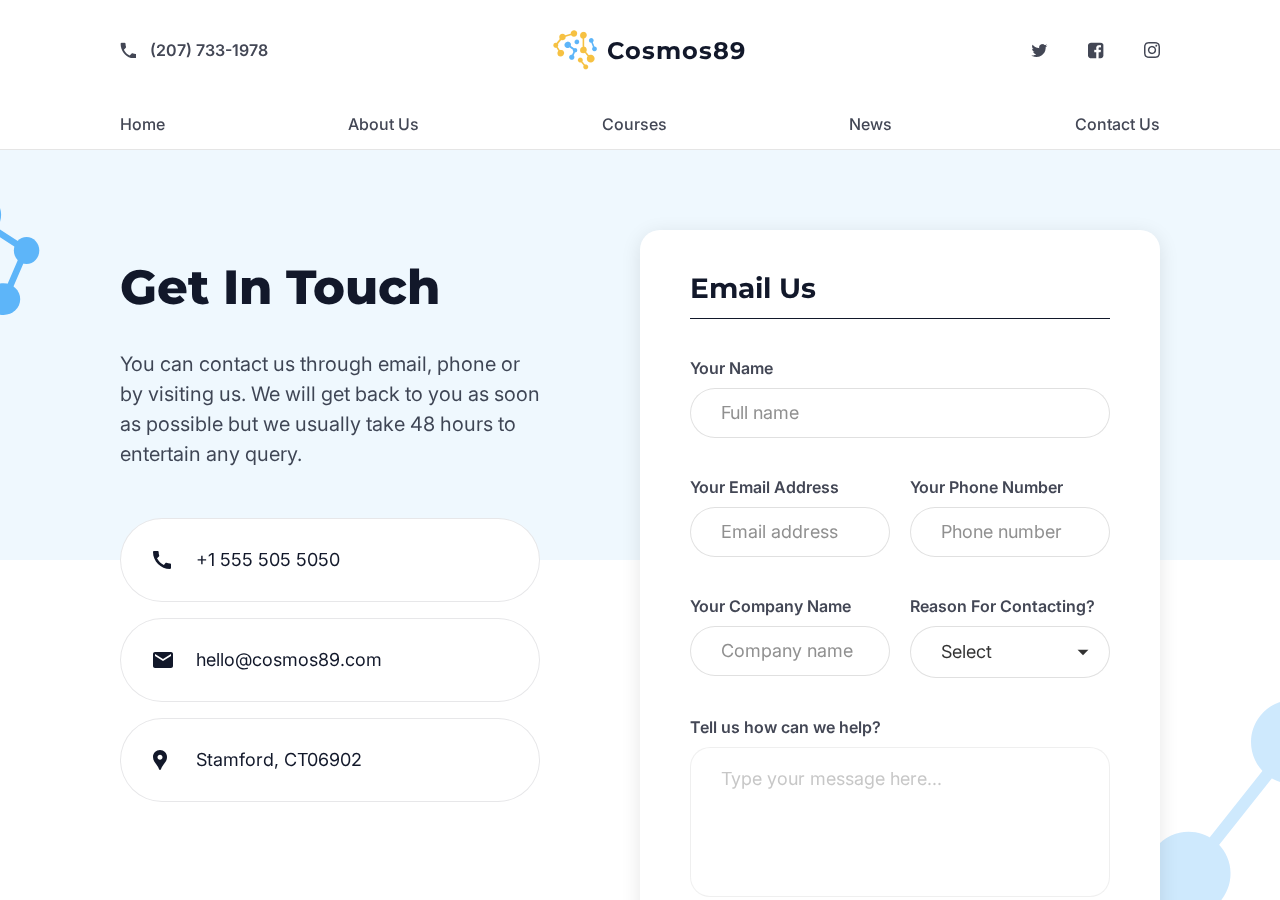
<file: contact-us.html>
<!DOCTYPE html>
<html lang="en">

<head>
    <meta charset="UTF-8">
    <meta http-equiv="X-UA-Compatible" content="IE=edge">
    <meta name="viewport" content="width=device-width, initial-scale=1.0">
    <link rel="preconnect" href="https://fonts.googleapis.com">
    <link rel="preconnect" href="https://fonts.gstatic.com" crossorigin>
    <link href="https://fonts.googleapis.com/css2?family=Inter:wght@400;500;600&display=swap" rel="stylesheet">
    <link href="https://fonts.googleapis.com/css2?family=Montserrat:wght@500;700;800&display=swap" rel="stylesheet">
    <link rel="stylesheet" href="https://unpkg.com/swiper@8/swiper-bundle.min.css">
    <link rel="stylesheet" href="./style/contact-us.css">


    <title>Home</title>
</head>

<body>
    <div class="wrapper">
        <!-- ----------------------------HEADER------------------------------------- -->
        <header class="header">
            <div class="header__container container">
                <div class="header__top">
                    <a href="tel:207331978" class="header__phone">(207) 733-1978</a>
                    <a href="#" class="header__logo logo">
                        <div class="logo__image">
                            <picture>
                                <source srcset="./images/header/logo-min.png" media="(max-width: 425px)">
                                <img srcset="./images/header/logo-icon.png" alt="logo icon">
                            </picture>
                        </div>

                        <div class="logo__text">Cosmos89</div>
                    </a>
                    <ul class="header__social-media social-media-list">
                        <li class="social-media-item">
                            <a href="#" class="social-media-link"><img src="./images/header/twitter-icon.png" alt="twitter icon"></a>
                        </li>
                        <li class="social-media-item">
                            <a href="#" class="social-media-link"><img src="./images/header/facebook-icon.png" alt="facebook icon"></a>
                        </li>
                        <li class="social-media-item">
                            <a href="#" class="social-media-link"><img src="./images/header/insta-icon.png" alt="instagram icon"></a>
                        </li>

                    </ul>
                    <div class="header__burger burger ">
                        <div></div>
                        <div></div>
                        <div></div>
                    </div>
                </div>
                <div class="header__bottom">
                    <nav class="header__menu menu ">
                        <ul class="menu__list">
                            <li class="menu__item"><a href="./index.html" class="menu__link">Home</a></li>
                            <li class="menu__item"><a href="./about-us.html" class="menu__link">About Us</a></li>
                            <li class="menu__item"><a href="./courses.html" class="menu__link">Courses</a></li>
                            <li class="menu__item"><a href="./news.html" class="menu__link">News</a></li>
                            <li class="menu__item"><a href="#" class="menu__link">Contact Us</a></li>
                        </ul>
                    </nav>
                </div>
            </div>
        </header>
        <main class="main">
            <section class="contact-us">
                <div class="contact-us__container container">
                    <div class="decor"><img src="./images/contact-us-page/decor-1.svg" alt="decor item"></div>
                    <div class="decor"><img src="./images/contact-us-page/decor-2.svg" alt="decor item"></div>
                    <div class="contact-us__contacts contacts">
                        <div class="contacts__text">
                            <h2 class="contacts__header">Get In Touch</h2>
                            <p class="contacts__info">You can contact us through email, phone or by visiting us. We will get back to you as soon as possible but we usually take 48 hours to entertain any query.</p>
                        </div>
                        <ul class="contacts__list">
                            <li class="contacts__list-item"><a href="tel:+1555505050">+1 555 505 5050</a></li>
                            <li class="contacts__list-item"><a href="mailto:hello@cosmos89.com">hello@cosmos89.com</a> </li>
                            <li class="contacts__list-item"><span>Stamford, CT06902</span></li>
                        </ul>
                    </div>
                    <form action="#" class="contact-us__form form">
                        <h3 class="form__header">Email Us</h3>
                        <label for="" class="form__name-field">Your Name<input type="text" placeholder="Full name"></label>
                        <label for="" class="form__email-field">Your Email Address<input type="text" placeholder="Email address"></label>
                        <label for="" class="form__phone-number-field">Your Phone Number<input type="text" placeholder="Phone number"></label>
                        <label for="" class="form__company-field">Your Company Name<input type="text" placeholder="Company name"></label>
                        <label for="" class="form__reason">Reason For Contacting?<select name="" id="">
                            <option value="select">Select</option>
                         
                        </select> </label>
                        <label for="" class="form__message-field">Tell us how can we help?<textarea name="" id=""  cols="30" rows="10" placeholder="Type your message here..."></textarea></label>
                        <button type="submit">Submit</button>
                    </form>
                </div>
            </section>

        </main>


        <!-- ---------------------------FOOTER------------------------------------- -->
        <footer class="footer">
            <div class="footer__container container">
                <div class="footer__column column-footer">
                    <a href="#" class="column-footer__logo"><img src="./images/footer/logo.png" alt="logo icon">Cosmos89</a>
                    <ul class="footer__social-media social-media-list social-media-list_footer">
                        <li class="social-media-item">
                            <a href="#" class="social-media-link"><svg width="17" height="13" viewBox="0 0 17 13" fill="none" xmlns="http://www.w3.org/2000/svg">
                                <path d="M16.2723 1.62423C15.6897 1.87535 15.0569 2.05615 14.404 2.12646C15.077 1.72468 15.5893 1.09187 15.8304 0.338518C15.2076 0.710169 14.5045 0.981375 13.7712 1.122C13.1786 0.489188 12.3348 0.0974467 11.4007 0.0974467C9.60268 0.0974467 8.15625 1.55392 8.15625 3.34187C8.15625 3.59298 8.18638 3.8441 8.23661 4.08517C5.54464 3.94454 3.14397 2.65883 1.54688 0.690081C1.26562 1.17222 1.10491 1.72468 1.10491 2.32736C1.10491 3.45236 1.67746 4.44678 2.55134 5.02937C2.01897 5.00928 1.51674 4.85861 1.08482 4.61754C1.08482 4.62758 1.08482 4.64767 1.08482 4.65771C1.08482 6.23472 2.19978 7.54053 3.68638 7.84187C3.41518 7.91218 3.12388 7.95236 2.83259 7.95236C2.62165 7.95236 2.42076 7.93227 2.21987 7.90213C2.6317 9.18785 3.82701 10.122 5.25335 10.1521C4.13839 11.026 2.74219 11.5383 1.22545 11.5383C0.954241 11.5383 0.703125 11.5283 0.441964 11.4981C1.87835 12.4222 3.58594 12.9546 5.42411 12.9546C11.3906 12.9546 14.6551 8.01263 14.6551 3.72356C14.6551 3.58294 14.6551 3.44231 14.6451 3.30169C15.2779 2.83963 15.8304 2.26709 16.2723 1.62423Z" fill="white"/>
                                </svg>
                                </a>
                        </li>
                        <li class="social-media-item">
                            <a href="#" class="social-media-link"><svg width="16" height="17" viewBox="0 0 16 17" fill="none" xmlns="http://www.w3.org/2000/svg">
<path d="M12.5357 0.811732H2.89286C1.29576 0.811732 0 2.10749 0 3.70459V13.3474C0 14.9445 1.29576 16.2403 2.89286 16.2403H8.23661V10.2637H6.22768V7.93338H8.23661V6.21575C8.23661 4.22691 9.46205 3.14209 11.24 3.14209C12.0837 3.14209 12.817 3.20236 13.0279 3.23249V5.31173L11.8025 5.32178C10.8281 5.32178 10.6473 5.77379 10.6473 6.44678V7.93338H12.9475L12.6462 10.2637H10.6473V16.2403H12.5357C14.1328 16.2403 15.4286 14.9445 15.4286 13.3474V3.70459C15.4286 2.10749 14.1328 0.811732 12.5357 0.811732Z" fill="white"/>
</svg>
</a>
                        </li>
                        <li class="social-media-item">
                            <a href="#" class="social-media-link"><svg width="16" height="16" viewBox="0 0 16 16" fill="none" xmlns="http://www.w3.org/2000/svg">
                                <path d="M8.00004 1.44144C10.1361 1.44144 10.3892 1.4496 11.2327 1.48809C12.0127 1.52366 12.4363 1.65398 12.7182 1.76354C13.0916 1.90867 13.3581 2.08202 13.6381 2.36195C13.918 2.64191 14.0914 2.90841 14.2365 3.28183C14.3461 3.56373 14.4764 3.98732 14.512 4.76731C14.5504 5.61088 14.5586 5.86391 14.5586 7.99998C14.5586 10.1361 14.5504 10.3891 14.512 11.2327C14.4764 12.0127 14.3461 12.4363 14.2365 12.7182C14.0914 13.0916 13.918 13.3581 13.6381 13.638C13.3581 13.918 13.0916 14.0913 12.7182 14.2365C12.4363 14.346 12.0127 14.4763 11.2327 14.5119C10.3893 14.5504 10.1363 14.5586 8.00004 14.5586C5.86377 14.5586 5.61081 14.5504 4.76733 14.5119C3.98734 14.4763 3.56374 14.346 3.28184 14.2365C2.90842 14.0913 2.64192 13.918 2.36199 13.638C2.08206 13.3581 1.90867 13.0916 1.76355 12.7182C1.65399 12.4363 1.52366 12.0127 1.48809 11.2327C1.44961 10.3891 1.44144 10.1361 1.44144 7.99998C1.44144 5.86391 1.44961 5.61088 1.48809 4.76731C1.52366 3.98732 1.65399 3.56373 1.76355 3.28183C1.90867 2.90841 2.08203 2.64191 2.36199 2.36198C2.64192 2.08202 2.90842 1.90867 3.28184 1.76354C3.56374 1.65398 3.98734 1.52366 4.76733 1.48809C5.6109 1.4496 5.86393 1.44144 8.00004 1.44144ZM8.00004 0C5.82735 0 5.55491 0.00920925 4.70163 0.0481422C3.85012 0.0869798 3.26857 0.222229 2.75971 0.419974C2.23363 0.624419 1.78749 0.897966 1.34271 1.34271C0.897969 1.78748 0.624421 2.23363 0.420007 2.7597C0.22223 3.26855 0.0869801 3.8501 0.0481423 4.70161C0.00920929 5.55489 0 5.82733 0 7.99998C0 10.1727 0.00920929 10.4451 0.0481423 11.2984C0.0869801 12.1499 0.22223 12.7314 0.420007 13.2403C0.624421 13.7664 0.897969 14.2125 1.34271 14.6573C1.78749 15.102 2.23363 15.3756 2.75971 15.58C3.26857 15.7778 3.85012 15.913 4.70163 15.9519C5.55491 15.9908 5.82735 16 8.00004 16C10.1727 16 10.4451 15.9908 11.2984 15.9519C12.1499 15.913 12.7315 15.7778 13.2403 15.58C13.7664 15.3756 14.2126 15.102 14.6573 14.6573C15.1021 14.2125 15.3756 13.7664 15.5801 13.2403C15.7778 12.7314 15.9131 12.1499 15.9519 11.2984C15.9908 10.4451 16.0001 10.1727 16.0001 7.99998C16.0001 5.82733 15.9908 5.55489 15.9519 4.70161C15.9131 3.8501 15.7778 3.26855 15.5801 2.7597C15.3756 2.23363 15.1021 1.78748 14.6573 1.34271C14.2126 0.897966 13.7664 0.624419 13.2403 0.419974C12.7315 0.222229 12.1499 0.0869798 11.2984 0.0481422C10.4451 0.00920925 10.1727 0 8.00004 0Z" fill="white"/>
                                <path d="M8.00267 3.89551C5.73378 3.89551 3.89453 5.73476 3.89453 8.0036C3.89453 10.2725 5.73378 12.1117 8.00267 12.1117C10.2715 12.1117 12.1108 10.2725 12.1108 8.0036C12.1108 5.73476 10.2715 3.89551 8.00267 3.89551ZM8.00267 10.6703C6.52988 10.6703 5.33598 9.47638 5.33598 8.0036C5.33598 6.53085 6.52988 5.33695 8.00267 5.33695C9.47542 5.33695 10.6693 6.53085 10.6693 8.0036C10.6693 9.47638 9.47542 10.6703 8.00267 10.6703Z" fill="white"/>
                                <path d="M13.2345 3.73102C13.2345 4.26119 12.8046 4.69101 12.2744 4.69101C11.7443 4.69101 11.3145 4.26119 11.3145 3.73102C11.3145 3.20082 11.7443 2.771 12.2744 2.771C12.8046 2.771 13.2345 3.20082 13.2345 3.73102Z" fill="white"/>
                                </svg>
                                </a>
                        </li>

                    </ul>
                </div>
                <div class="footer__column column-footer">
                    <nav class="column-footer__nav">
                        <ul class="column-footer__list">
                            <li class="column-footer__item"><a href="./index.html" class="column-footer__link">Home</a></li>
                            <li class="column-footer__item"><a href="./about-us.html" class="column-footer__link">About Us</a></li>
                            <li class="column-footer__item"><a href="#" class="column-footer__link">Contact Us</a></li>
                        </ul>
                    </nav>
                </div>

                <div class="footer__column column-footer">
                    <nav class="column-footer__nav">
                        <ul class="column-footer__list">
                            <li class="column-footer__item"><a href="./courses.html" class="column-footer__link">Courses</a></li>
                            <li class="column-footer__item"><a href="./news.html" class="column-footer__link">News</a></li>
                            <li class="column-footer__item"><a href="#" class="column-footer__link">Knowledge</a></li>
                        </ul>
                    </nav>
                </div>

                <div class="footer__column column-footer">
                    <nav class="column-footer__nav">
                        <ul class="column-footer__list">
                            <li class="column-footer__item"><a href="#" class="column-footer__link">Terms of Service</a></li>
                            <li class="column-footer__item"><a href="#" class="column-footer__link">Privacy Policy</a></li>
                            <li class="column-footer__item">© 2022 Cosmos89. All rights reserved.</li>
                        </ul>
                    </nav>
                </div>

            </div>

        </footer>
    </div>
    <script src="./main.js"></script>
</body>

</html>
</file>
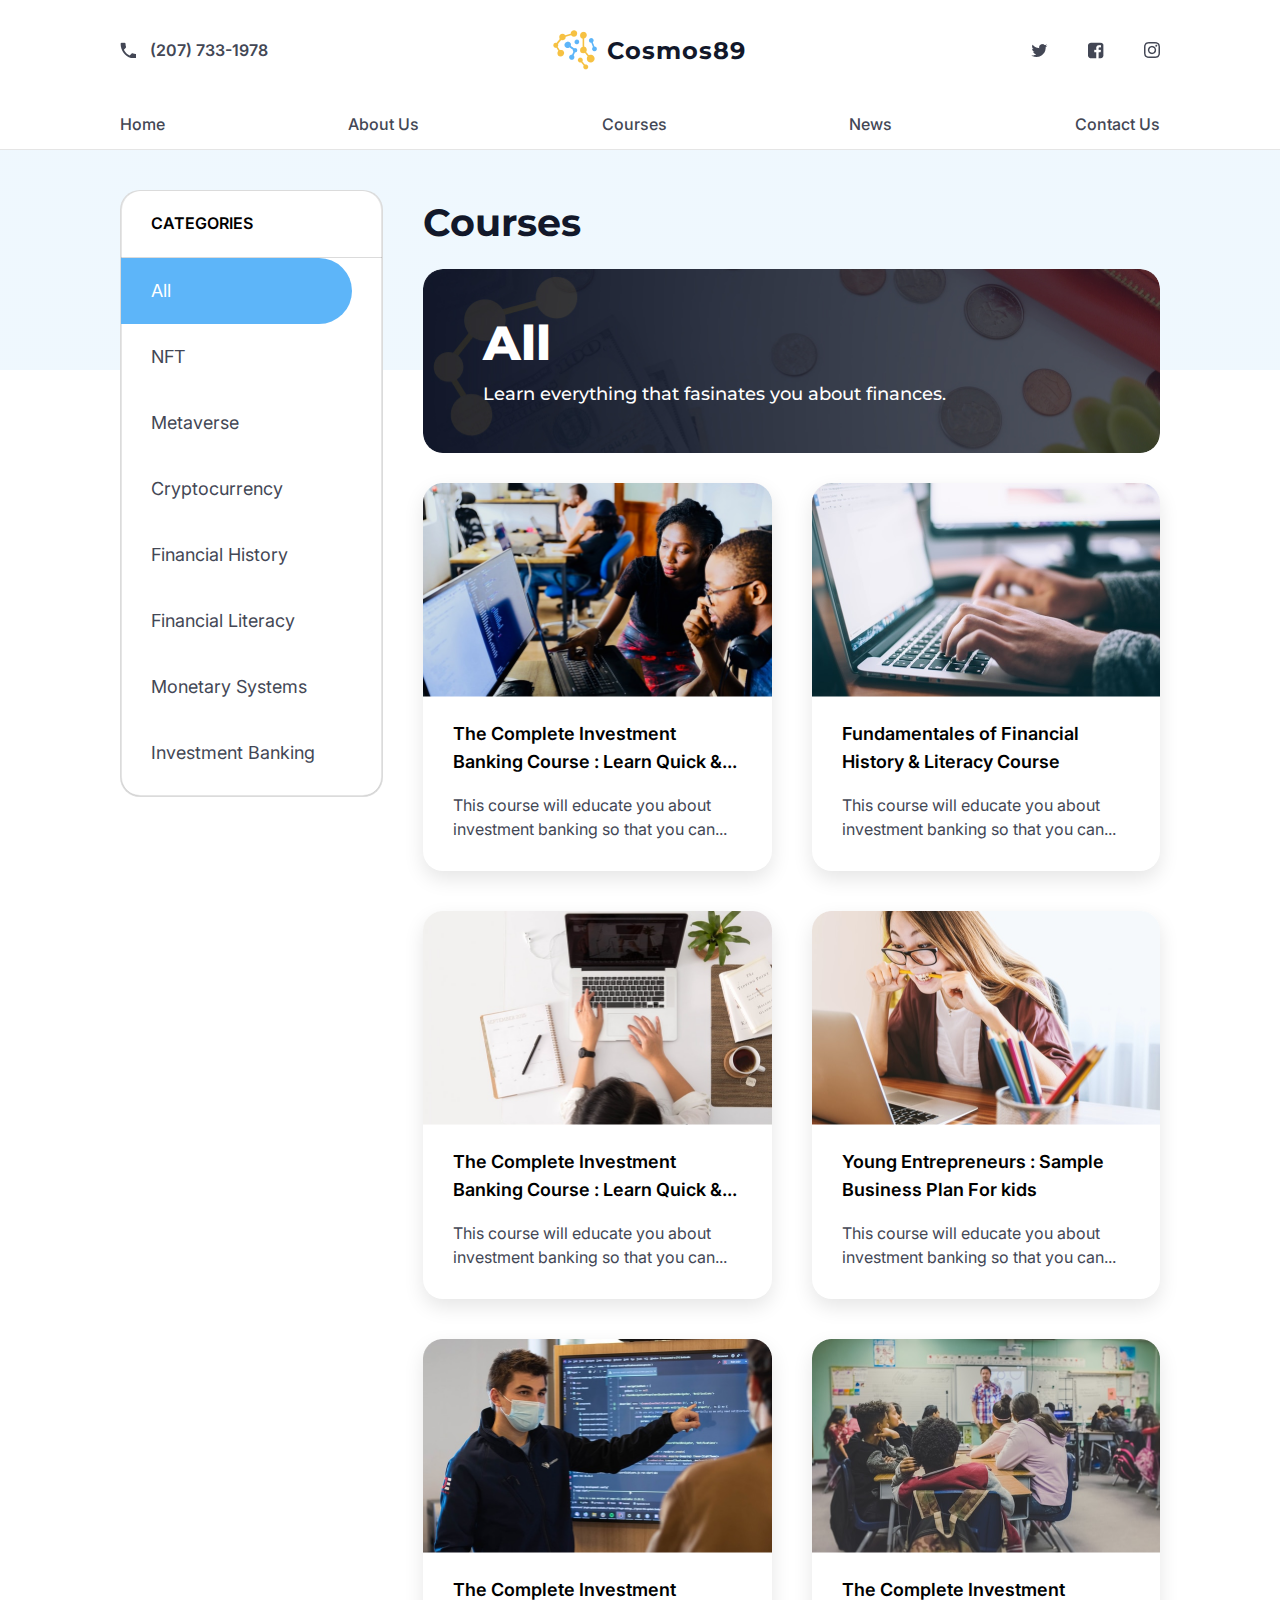
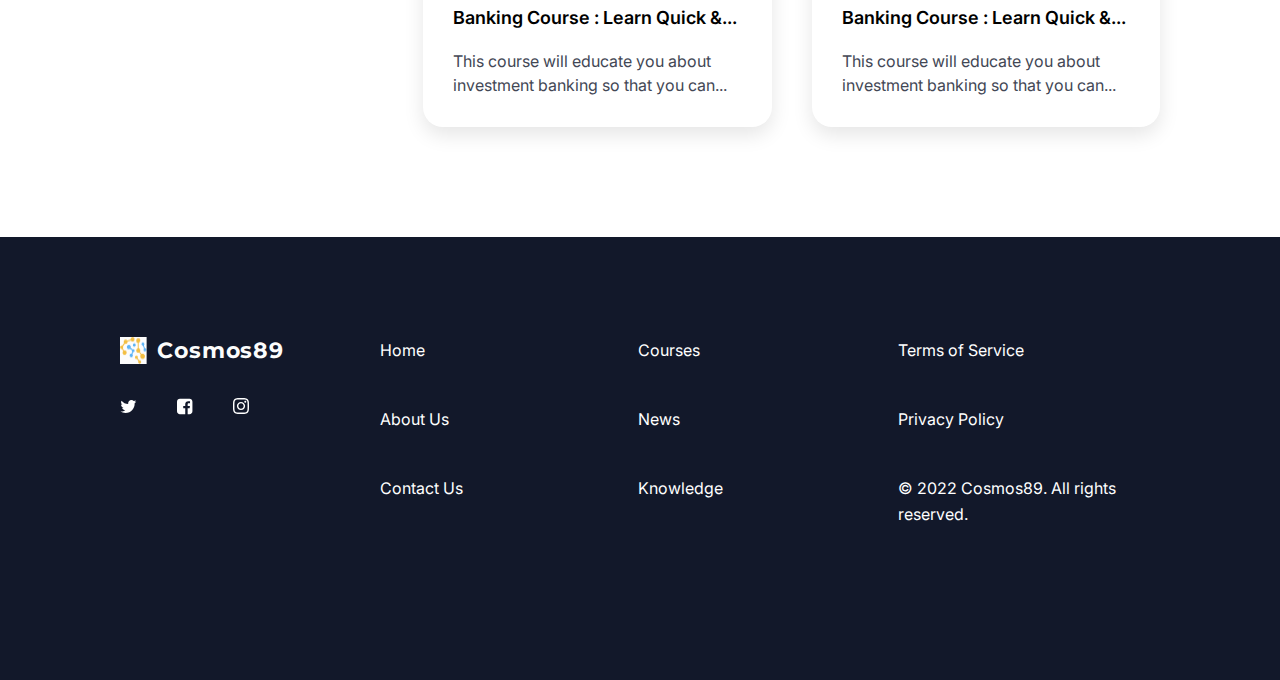
<file: courses.html>
<!DOCTYPE html>
<html lang="en">

<head>
    <meta charset="UTF-8">
    <meta http-equiv="X-UA-Compatible" content="IE=edge">
    <meta name="viewport" content="width=device-width, initial-scale=1.0">
    <link rel="preconnect" href="https://fonts.googleapis.com">
    <link rel="preconnect" href="https://fonts.gstatic.com" crossorigin>
    <link href="https://fonts.googleapis.com/css2?family=Inter:wght@400;500;600&display=swap" rel="stylesheet">
    <link href="https://fonts.googleapis.com/css2?family=Montserrat:wght@500;700;800&display=swap" rel="stylesheet">
    <link rel="stylesheet" href="https://unpkg.com/swiper@8/swiper-bundle.min.css">
    <link rel="stylesheet" href="./style/courses.css">


    <title>Courses</title>
</head>

<body>
    <div class="wrapper">
        <!-- ----------------------------HEADER------------------------------------- -->
        <header class="header">
            <div class="header__container container">
                <div class="header__top">
                    <a href="tel:207331978" class="header__phone">(207) 733-1978</a>
                    <a href="#" class="header__logo logo">
                        <div class="logo__image">
                            <picture>
                                <source srcset="./images/header/logo-min.png" media="(max-width: 425px)">
                                <img srcset="./images/header/logo-icon.png" alt="logo icon">
                            </picture>
                        </div>

                        <div class="logo__text">Cosmos89</div>
                    </a>
                    <ul class="header__social-media social-media-list">
                        <li class="social-media-item">
                            <a href="#" class="social-media-link"><img src="./images/header/twitter-icon.png" alt="twitter icon"></a>
                        </li>
                        <li class="social-media-item">
                            <a href="#" class="social-media-link"><img src="./images/header/facebook-icon.png" alt="facebook icon"></a>
                        </li>
                        <li class="social-media-item">
                            <a href="#" class="social-media-link"><img src="./images/header/insta-icon.png" alt="instagram icon"></a>
                        </li>

                    </ul>
                    <div class="header__burger burger ">
                        <div></div>
                        <div></div>
                        <div></div>
                    </div>
                </div>
                <div class="header__bottom">
                    <nav class="header__menu menu ">
                        <ul class="menu__list">
                            <li class="menu__item"><a href="./index.html" class="menu__link">Home</a></li>
                            <li class="menu__item"><a href="./about-us.html" class="menu__link">About Us</a></li>
                            <li class="menu__item"><a href="#" class="menu__link">Courses</a></li>
                            <li class="menu__item"><a href="./news.html" class="menu__link">News</a></li>
                            <li class="menu__item"><a href="./contact-us.html" class="menu__link">Contact Us</a></li>
                        </ul>
                    </nav>
                </div>
            </div>
        </header>


        <main class="main">
            <div class="main__container container">

                <aside class="side-bar">
                    <div class="side-bar__drop-down">All<button type="button"><svg width="10" height="7" viewBox="0 0 10 7" fill="none" xmlns="http://www.w3.org/2000/svg">
                        <path opacity="0.5" d="M1.18 0.519999L5 4.36L8.82 0.519999L10 1.7L5 6.7L0 1.7L1.18 0.519999Z" fill="black"/>
                        </svg>
                        </button></div>
                    <nav class="side-bar__menu nav-menu">
                        <h3 class="nav-menu__header">Categories</h3>
                        <ul class="nav-menu__list">
                            <li class="nav-menu__item"><button type="button" class="active">All</button></li>
                            <li class="nav-menu__item"><button type="button">NFT</button></li>
                            <li class="nav-menu__item"><button type="button">Metaverse</button></li>
                            <li class="nav-menu__item"><button type="button">Cryptocurrency</button></li>
                            <li class="nav-menu__item"><button type="button">Financial History</button></li>
                            <li class="nav-menu__item"><button type="button">Financial Literacy</button></li>
                            <li class="nav-menu__item"><button type="button">Monetary Systems</button></li>
                            <li class="nav-menu__item"><button type="button">Investment Banking</button></li>
                        </ul>
                    </nav>
                </aside>
                <section class="courses">
                    <h3 class="courses__route">Courses</h3>
                    <div class="courses__header">

                        <div class="courses__title">All</div>
                        <p class="courses__description">Learn everything that fasinates you about finances.</p>

                    </div>
                    <div class="courses__body">
                        <div class="courses__item item-courses visible" data-category="nft financial-history all">
                            <div class="item-courses__image"><img src="./images/courses-page/card-img1.png" alt="financial img"></div>
                            <div class="item-courses__info">
                                <h3 class="item-courses__title">The Complete Investment Banking Course : Learn Quick &...</h3>
                                <p class="item-courses__description">This course will educate you about investment banking so that you can...</p>
                            </div>
                        </div>

                        <div class="courses__item item-courses visible" data-category="metaverse monetary-systems all">
                            <div class="item-courses__image"><img src="./images/courses-page/card-img2.png" alt="financial img"></div>
                            <div class="item-courses__info">
                                <h3 class="item-courses__title">Fundamentales of Financial History & Literacy Course</h3>
                                <p class="item-courses__description">This course will educate you about investment banking so that you can...</p>
                            </div>
                        </div>

                        <div class="courses__item item-courses visible" data-category="nft metaverse financial-history all">
                            <div class="item-courses__image"><img src="./images/courses-page/card-img3.png" alt="financial img"></div>
                            <div class="item-courses__info">
                                <h3 class="item-courses__title">The Complete Investment Banking Course : Learn Quick &...</h3>
                                <p class="item-courses__description">This course will educate you about investment banking so that you can...</p>
                            </div>
                        </div>

                        <div class="courses__item item-courses visible" data-category="investment-banking financial-literacy cryptocurrency all">
                            <div class="item-courses__image"><img src="./images/courses-page/card-img4.png" alt="financial img"></div>
                            <div class="item-courses__info">
                                <h3 class="item-courses__title">Young Entrepreneurs : Sample Business Plan For kids</h3>
                                <p class="item-courses__description">This course will educate you about investment banking so that you can...</p>
                            </div>
                        </div>

                        <div class="courses__item item-courses visible" data-category="monetary-systems financial-literacy all">
                            <div class="item-courses__image"><img src="./images/courses-page/card-img5.png" alt="financial img"></div>
                            <div class="item-courses__info">
                                <h3 class="item-courses__title">The Complete Investment Banking Course : Learn Quick &...</h3>
                                <p class="item-courses__description">This course will educate you about investment banking so that you can...</p>
                            </div>
                        </div>

                        <div class="courses__item item-courses visible" data-category="cryptocurrency investment-banking all">
                            <div class="item-courses__image"><img src="./images/courses-page/card-img6.png" alt="financial img"></div>
                            <div class="item-courses__info">
                                <h3 class="item-courses__title">The Complete Investment Banking Course : Learn Quick &...</h3>
                                <p class="item-courses__description">This course will educate you about investment banking so that you can...</p>
                            </div>
                        </div>
                    </div>
                </section>
            </div>
        </main>
        <footer class="footer">
            <div class="footer__container container">
                <div class="footer__column column-footer">
                    <a href="#" class="column-footer__logo"><img src="./images/footer/logo.png" alt="logo icon">Cosmos89</a>
                    <ul class="footer__social-media social-media-list social-media-list_footer">
                        <li class="social-media-item">
                            <a href="#" class="social-media-link"><svg width="17" height="13" viewBox="0 0 17 13" fill="none" xmlns="http://www.w3.org/2000/svg">
                                <path d="M16.2723 1.62423C15.6897 1.87535 15.0569 2.05615 14.404 2.12646C15.077 1.72468 15.5893 1.09187 15.8304 0.338518C15.2076 0.710169 14.5045 0.981375 13.7712 1.122C13.1786 0.489188 12.3348 0.0974467 11.4007 0.0974467C9.60268 0.0974467 8.15625 1.55392 8.15625 3.34187C8.15625 3.59298 8.18638 3.8441 8.23661 4.08517C5.54464 3.94454 3.14397 2.65883 1.54688 0.690081C1.26562 1.17222 1.10491 1.72468 1.10491 2.32736C1.10491 3.45236 1.67746 4.44678 2.55134 5.02937C2.01897 5.00928 1.51674 4.85861 1.08482 4.61754C1.08482 4.62758 1.08482 4.64767 1.08482 4.65771C1.08482 6.23472 2.19978 7.54053 3.68638 7.84187C3.41518 7.91218 3.12388 7.95236 2.83259 7.95236C2.62165 7.95236 2.42076 7.93227 2.21987 7.90213C2.6317 9.18785 3.82701 10.122 5.25335 10.1521C4.13839 11.026 2.74219 11.5383 1.22545 11.5383C0.954241 11.5383 0.703125 11.5283 0.441964 11.4981C1.87835 12.4222 3.58594 12.9546 5.42411 12.9546C11.3906 12.9546 14.6551 8.01263 14.6551 3.72356C14.6551 3.58294 14.6551 3.44231 14.6451 3.30169C15.2779 2.83963 15.8304 2.26709 16.2723 1.62423Z" fill="white"/>
                                </svg>
                                </a>
                        </li>
                        <li class="social-media-item">
                            <a href="#" class="social-media-link"><svg width="16" height="17" viewBox="0 0 16 17" fill="none" xmlns="http://www.w3.org/2000/svg">
<path d="M12.5357 0.811732H2.89286C1.29576 0.811732 0 2.10749 0 3.70459V13.3474C0 14.9445 1.29576 16.2403 2.89286 16.2403H8.23661V10.2637H6.22768V7.93338H8.23661V6.21575C8.23661 4.22691 9.46205 3.14209 11.24 3.14209C12.0837 3.14209 12.817 3.20236 13.0279 3.23249V5.31173L11.8025 5.32178C10.8281 5.32178 10.6473 5.77379 10.6473 6.44678V7.93338H12.9475L12.6462 10.2637H10.6473V16.2403H12.5357C14.1328 16.2403 15.4286 14.9445 15.4286 13.3474V3.70459C15.4286 2.10749 14.1328 0.811732 12.5357 0.811732Z" fill="white"/>
</svg>
</a>
                        </li>
                        <li class="social-media-item">
                            <a href="#" class="social-media-link"><svg width="16" height="16" viewBox="0 0 16 16" fill="none" xmlns="http://www.w3.org/2000/svg">
                                <path d="M8.00004 1.44144C10.1361 1.44144 10.3892 1.4496 11.2327 1.48809C12.0127 1.52366 12.4363 1.65398 12.7182 1.76354C13.0916 1.90867 13.3581 2.08202 13.6381 2.36195C13.918 2.64191 14.0914 2.90841 14.2365 3.28183C14.3461 3.56373 14.4764 3.98732 14.512 4.76731C14.5504 5.61088 14.5586 5.86391 14.5586 7.99998C14.5586 10.1361 14.5504 10.3891 14.512 11.2327C14.4764 12.0127 14.3461 12.4363 14.2365 12.7182C14.0914 13.0916 13.918 13.3581 13.6381 13.638C13.3581 13.918 13.0916 14.0913 12.7182 14.2365C12.4363 14.346 12.0127 14.4763 11.2327 14.5119C10.3893 14.5504 10.1363 14.5586 8.00004 14.5586C5.86377 14.5586 5.61081 14.5504 4.76733 14.5119C3.98734 14.4763 3.56374 14.346 3.28184 14.2365C2.90842 14.0913 2.64192 13.918 2.36199 13.638C2.08206 13.3581 1.90867 13.0916 1.76355 12.7182C1.65399 12.4363 1.52366 12.0127 1.48809 11.2327C1.44961 10.3891 1.44144 10.1361 1.44144 7.99998C1.44144 5.86391 1.44961 5.61088 1.48809 4.76731C1.52366 3.98732 1.65399 3.56373 1.76355 3.28183C1.90867 2.90841 2.08203 2.64191 2.36199 2.36198C2.64192 2.08202 2.90842 1.90867 3.28184 1.76354C3.56374 1.65398 3.98734 1.52366 4.76733 1.48809C5.6109 1.4496 5.86393 1.44144 8.00004 1.44144ZM8.00004 0C5.82735 0 5.55491 0.00920925 4.70163 0.0481422C3.85012 0.0869798 3.26857 0.222229 2.75971 0.419974C2.23363 0.624419 1.78749 0.897966 1.34271 1.34271C0.897969 1.78748 0.624421 2.23363 0.420007 2.7597C0.22223 3.26855 0.0869801 3.8501 0.0481423 4.70161C0.00920929 5.55489 0 5.82733 0 7.99998C0 10.1727 0.00920929 10.4451 0.0481423 11.2984C0.0869801 12.1499 0.22223 12.7314 0.420007 13.2403C0.624421 13.7664 0.897969 14.2125 1.34271 14.6573C1.78749 15.102 2.23363 15.3756 2.75971 15.58C3.26857 15.7778 3.85012 15.913 4.70163 15.9519C5.55491 15.9908 5.82735 16 8.00004 16C10.1727 16 10.4451 15.9908 11.2984 15.9519C12.1499 15.913 12.7315 15.7778 13.2403 15.58C13.7664 15.3756 14.2126 15.102 14.6573 14.6573C15.1021 14.2125 15.3756 13.7664 15.5801 13.2403C15.7778 12.7314 15.9131 12.1499 15.9519 11.2984C15.9908 10.4451 16.0001 10.1727 16.0001 7.99998C16.0001 5.82733 15.9908 5.55489 15.9519 4.70161C15.9131 3.8501 15.7778 3.26855 15.5801 2.7597C15.3756 2.23363 15.1021 1.78748 14.6573 1.34271C14.2126 0.897966 13.7664 0.624419 13.2403 0.419974C12.7315 0.222229 12.1499 0.0869798 11.2984 0.0481422C10.4451 0.00920925 10.1727 0 8.00004 0Z" fill="white"/>
                                <path d="M8.00267 3.89551C5.73378 3.89551 3.89453 5.73476 3.89453 8.0036C3.89453 10.2725 5.73378 12.1117 8.00267 12.1117C10.2715 12.1117 12.1108 10.2725 12.1108 8.0036C12.1108 5.73476 10.2715 3.89551 8.00267 3.89551ZM8.00267 10.6703C6.52988 10.6703 5.33598 9.47638 5.33598 8.0036C5.33598 6.53085 6.52988 5.33695 8.00267 5.33695C9.47542 5.33695 10.6693 6.53085 10.6693 8.0036C10.6693 9.47638 9.47542 10.6703 8.00267 10.6703Z" fill="white"/>
                                <path d="M13.2345 3.73102C13.2345 4.26119 12.8046 4.69101 12.2744 4.69101C11.7443 4.69101 11.3145 4.26119 11.3145 3.73102C11.3145 3.20082 11.7443 2.771 12.2744 2.771C12.8046 2.771 13.2345 3.20082 13.2345 3.73102Z" fill="white"/>
                                </svg>
                                </a>
                        </li>

                    </ul>
                </div>
                <div class="footer__column column-footer">
                    <nav class="column-footer__nav">
                        <ul class="column-footer__list">
                            <li class="column-footer__item"><a href="./index.html" class="column-footer__link">Home</a></li>
                            <li class="column-footer__item"><a href="./about-us.html" class="column-footer__link">About Us</a></li>
                            <li class="column-footer__item"><a href="./contact-us.html" class="column-footer__link">Contact Us</a></li>
                        </ul>
                    </nav>
                </div>

                <div class="footer__column column-footer">
                    <nav class="column-footer__nav">
                        <ul class="column-footer__list">
                            <li class="column-footer__item"><a href="#" class="column-footer__link">Courses</a></li>
                            <li class="column-footer__item"><a href="./news.html" class="column-footer__link">News</a></li>
                            <li class="column-footer__item"><a href="#" class="column-footer__link">Knowledge</a></li>
                        </ul>
                    </nav>
                </div>

                <div class="footer__column column-footer">
                    <nav class="column-footer__nav">
                        <ul class="column-footer__list">
                            <li class="column-footer__item"><a href="#" class="column-footer__link">Terms of Service</a></li>
                            <li class="column-footer__item"><a href="#" class="column-footer__link">Privacy Policy</a></li>
                            <li class="column-footer__item">© 2022 Cosmos89. All rights reserved.</li>
                        </ul>
                    </nav>
                </div>

            </div>

        </footer>
    </div>
    <script src="./main.js"></script>
</body>

</html>
</file>
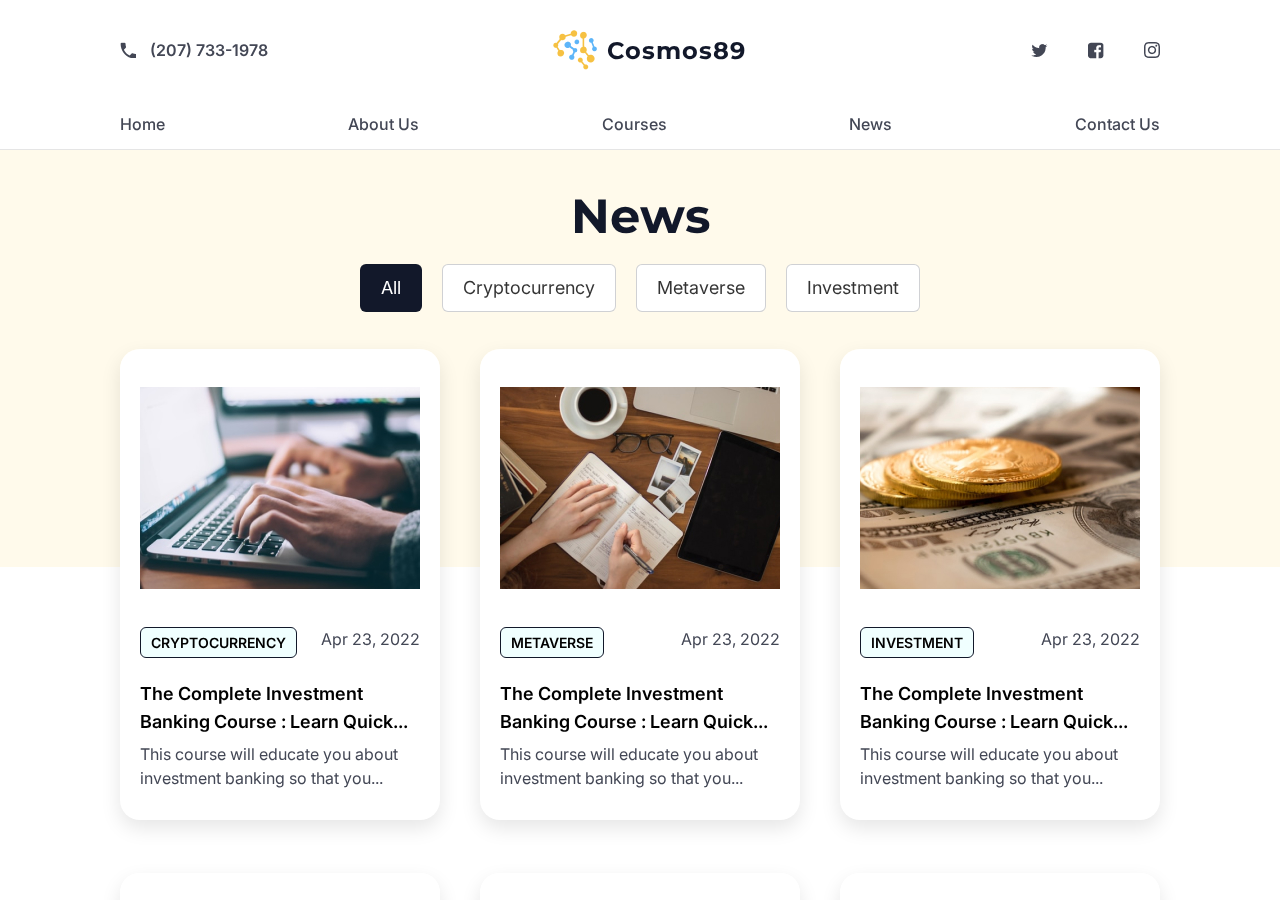
<file: news.html>
<!DOCTYPE html>
<html lang="en">

<head>
    <meta charset="UTF-8">
    <meta http-equiv="X-UA-Compatible" content="IE=edge">
    <meta name="viewport" content="width=device-width, initial-scale=1.0">
    <link rel="preconnect" href="https://fonts.googleapis.com">
    <link rel="preconnect" href="https://fonts.gstatic.com" crossorigin>
    <link href="https://fonts.googleapis.com/css2?family=Inter:wght@400;500;600&display=swap" rel="stylesheet">
    <link href="https://fonts.googleapis.com/css2?family=Montserrat:wght@500;700;800&display=swap" rel="stylesheet">
    <link rel="stylesheet" href="https://unpkg.com/swiper@8/swiper-bundle.min.css">
    <link rel="stylesheet" href="./style/news.css">


    <title>Home</title>
</head>

<body>
    <div class="wrapper">
        <!-- ----------------------------HEADER------------------------------------- -->
        <header class="header">
            <div class="header__container container">
                <div class="header__top">
                    <a href="tel:207331978" class="header__phone">(207) 733-1978</a>
                    <a href="#" class="header__logo logo">
                        <div class="logo__image">
                            <picture>
                                <source srcset="./images/header/logo-min.png" media="(max-width: 425px)">
                                <img srcset="./images/header/logo-icon.png" alt="logo icon">
                            </picture>
                        </div>

                        <div class="logo__text">Cosmos89</div>
                    </a>
                    <ul class="header__social-media social-media-list">
                        <li class="social-media-item">
                            <a href="#" class="social-media-link"><img src="./images/header/twitter-icon.png" alt="twitter icon"></a>
                        </li>
                        <li class="social-media-item">
                            <a href="#" class="social-media-link"><img src="./images/header/facebook-icon.png" alt="facebook icon"></a>
                        </li>
                        <li class="social-media-item">
                            <a href="#" class="social-media-link"><img src="./images/header/insta-icon.png" alt="instagram icon"></a>
                        </li>

                    </ul>
                    <div class="header__burger burger ">
                        <div></div>
                        <div></div>
                        <div></div>
                    </div>
                </div>
                <div class="header__bottom">
                    <nav class="header__menu menu ">
                        <ul class="menu__list">
                            <li class="menu__item"><a href="./index.html" class="menu__link">Home</a></li>
                            <li class="menu__item"><a href="./about-us.html" class="menu__link">About Us</a></li>
                            <li class="menu__item"><a href="./courses.html" class="menu__link">Courses</a></li>
                            <li class="menu__item"><a href="#" class="menu__link">News</a></li>
                            <li class="menu__item"><a href="./contact-us.html" class="menu__link">Contact Us</a></li>
                        </ul>
                    </nav>
                </div>
            </div>
        </header>
        <main class="main">

            <section class="news">
                <div class="news___container container">
                    <h2 class="news__header">News</h2>
                    <nav class="news__nav-tabs tabs-nav">
                        <button type="button" class="tabs-nav__btn active">All</button>
                        <button type="button" class="tabs-nav__btn">Cryptocurrency</button>
                        <button type="button" class="tabs-nav__btn">Metaverse</button>
                        <button type="button" class="tabs-nav__btn">Investment</button>

                    </nav>
                    <div class="news__items">
                        <a class="news__item item-news visible">
                            <div class="image-wrapper">
                                <div class="item-news__image"><img src="./images/news-page/news-1.jpg" alt="news image"></div>
                            </div>
                            <div class="item-news__label">
                                <button type="button" class="item-news__category">Cryptocurrency</button>
                                <div class="item-news__date">Apr 23, 2022</div>
                            </div>
                            <div class="item-news__info">
                                <h3 class="item-news__title">The Complete Investment Banking Course : Learn Quick...</h3>
                                <p class="item-news__description">This course will educate you about investment banking so that you...</p>
                            </div>
                        </a>

                        <a class="news__item item-news visible">
                            <div class="image-wrapper">
                                <div class="item-news__image"><img src="./images/news-page/news-2.jpg" alt="news image"></div>
                            </div>
                            <div class="item-news__label">
                                <button type="button" class="item-news__category">Metaverse</button>
                                <div class="item-news__date">Apr 23, 2022</div>
                            </div>
                            <div class="item-news__info">
                                <h3 class="item-news__title">The Complete Investment Banking Course : Learn Quick...</h3>
                                <p class="item-news__description">This course will educate you about investment banking so that you...</p>
                            </div>
                        </a>

                        <a class="news__item item-news visible">
                            <div class="image-wrapper">
                                <div class="item-news__image"><img src="./images/news-page/news-3.jpg" alt="news image"></div>
                            </div>
                            <div class="item-news__label">
                                <button type="button" class="item-news__category">Investment</button>
                                <div class="item-news__date">Apr 23, 2022</div>
                            </div>
                            <div class="item-news__info">
                                <h3 class="item-news__title">The Complete Investment Banking Course : Learn Quick...</h3>
                                <p class="item-news__description">This course will educate you about investment banking so that you...</p>
                            </div>
                        </a>

                        <a class="news__item item-news visible">
                            <div class="image-wrapper">
                                <div class="item-news__image"><img src="./images/news-page/news-4.jpg" alt="news image"></div>
                            </div>
                            <div class="item-news__label">
                                <button type="button" class="item-news__category">Metaverse</button>
                                <div class="item-news__date">Apr 23, 2022</div>
                            </div>
                            <div class="item-news__info">
                                <h3 class="item-news__title">The Complete Investment Banking Course : Learn Quick...</h3>
                                <p class="item-news__description">This course will educate you about investment banking so that you...</p>
                            </div>
                        </a>

                        <a class="news__item item-news visible">
                            <div class="image-wrapper">
                                <div class="item-news__image"><img src="./images/news-page/news-5.jpg" alt="news image"></div>
                            </div>
                            <div class="item-news__label">
                                <button type="button" class="item-news__category">Investment</button>
                                <div class="item-news__date">Apr 23, 2022</div>
                            </div>
                            <div class="item-news__info">
                                <h3 class="item-news__title">The Complete Investment Banking Course : Learn Quick...</h3>
                                <p class="item-news__description">This course will educate you about investment banking so that you...</p>
                            </div>
                        </a>

                        <a class="news__item item-news visible">
                            <div class="image-wrapper">
                                <div class="item-news__image"><img src="./images/news-page/news-6.jpg" alt="news image"></div>
                            </div>
                            <div class="item-news__label">
                                <button type="button" class="item-news__category">Cryptocurrency</button>
                                <div class="item-news__date">Apr 23, 2022</div>
                            </div>
                            <div class="item-news__info">
                                <h3 class="item-news__title">The Complete Investment Banking Course : Learn Quick...</h3>
                                <p class="item-news__description">This course will educate you about investment banking so that you...</p>
                            </div>
                        </a>

                        <a class="news__item item-news visible">
                            <div class="image-wrapper">
                                <div class="item-news__image"><img src="./images/news-page/news-7.jpg" alt="news image"></div>
                            </div>
                            <div class="item-news__label">
                                <button type="button" class="item-news__category">Metaverse</button>
                                <div class="item-news__date">Apr 23, 2022</div>
                            </div>
                            <div class="item-news__info">
                                <h3 class="item-news__title">The Complete Investment Banking Course : Learn Quick...</h3>
                                <p class="item-news__description">This course will educate you about investment banking so that you...</p>
                            </div>
                        </a>

                        <a class="news__item item-news visible">
                            <div class="image-wrapper">
                                <div class="item-news__image"><img src="./images/news-page/news-8.jpg" alt="news image"></div>
                            </div>
                            <div class="item-news__label">
                                <button type="button" class="item-news__category">Investment</button>
                                <div class="item-news__date">Apr 23, 2022</div>
                            </div>
                            <div class="item-news__info">
                                <h3 class="item-news__title">The Complete Investment Banking Course : Learn Quick...</h3>
                                <p class="item-news__description">This course will educate you about investment banking so that you...</p>
                            </div>
                        </a>

                        <a class="news__item item-news visible">
                            <div class="image-wrapper">
                                <div class="item-news__image"><img src="./images/news-page/news-9.jpg" alt="news image"></div>
                            </div>
                            <div class="item-news__label">
                                <button type="button" class="item-news__category">Cryptocurrency</button>
                                <div class="item-news__date">Apr 23, 2022</div>
                            </div>
                            <div class="item-news__info">
                                <h3 class="item-news__title">The Complete Investment Banking Course : Learn Quick...</h3>
                                <p class="item-news__description">This course will educate you about investment banking so that you...</p>
                            </div>
                        </a>
                    </div>
                </div>
            </section>


        </main>


        <!-- ---------------------------FOOTER------------------------------------- -->
        <footer class="footer">
            <div class="footer__container container">
                <div class="footer__column column-footer">
                    <a href="#" class="column-footer__logo"><img src="./images/footer/logo.png" alt="logo icon">Cosmos89</a>
                    <ul class="footer__social-media social-media-list social-media-list_footer">
                        <li class="social-media-item">
                            <a href="#" class="social-media-link"><svg width="17" height="13" viewBox="0 0 17 13" fill="none" xmlns="http://www.w3.org/2000/svg">
                                <path d="M16.2723 1.62423C15.6897 1.87535 15.0569 2.05615 14.404 2.12646C15.077 1.72468 15.5893 1.09187 15.8304 0.338518C15.2076 0.710169 14.5045 0.981375 13.7712 1.122C13.1786 0.489188 12.3348 0.0974467 11.4007 0.0974467C9.60268 0.0974467 8.15625 1.55392 8.15625 3.34187C8.15625 3.59298 8.18638 3.8441 8.23661 4.08517C5.54464 3.94454 3.14397 2.65883 1.54688 0.690081C1.26562 1.17222 1.10491 1.72468 1.10491 2.32736C1.10491 3.45236 1.67746 4.44678 2.55134 5.02937C2.01897 5.00928 1.51674 4.85861 1.08482 4.61754C1.08482 4.62758 1.08482 4.64767 1.08482 4.65771C1.08482 6.23472 2.19978 7.54053 3.68638 7.84187C3.41518 7.91218 3.12388 7.95236 2.83259 7.95236C2.62165 7.95236 2.42076 7.93227 2.21987 7.90213C2.6317 9.18785 3.82701 10.122 5.25335 10.1521C4.13839 11.026 2.74219 11.5383 1.22545 11.5383C0.954241 11.5383 0.703125 11.5283 0.441964 11.4981C1.87835 12.4222 3.58594 12.9546 5.42411 12.9546C11.3906 12.9546 14.6551 8.01263 14.6551 3.72356C14.6551 3.58294 14.6551 3.44231 14.6451 3.30169C15.2779 2.83963 15.8304 2.26709 16.2723 1.62423Z" fill="white"/>
                                </svg>
                                </a>
                        </li>
                        <li class="social-media-item">
                            <a href="#" class="social-media-link"><svg width="16" height="17" viewBox="0 0 16 17" fill="none" xmlns="http://www.w3.org/2000/svg">
<path d="M12.5357 0.811732H2.89286C1.29576 0.811732 0 2.10749 0 3.70459V13.3474C0 14.9445 1.29576 16.2403 2.89286 16.2403H8.23661V10.2637H6.22768V7.93338H8.23661V6.21575C8.23661 4.22691 9.46205 3.14209 11.24 3.14209C12.0837 3.14209 12.817 3.20236 13.0279 3.23249V5.31173L11.8025 5.32178C10.8281 5.32178 10.6473 5.77379 10.6473 6.44678V7.93338H12.9475L12.6462 10.2637H10.6473V16.2403H12.5357C14.1328 16.2403 15.4286 14.9445 15.4286 13.3474V3.70459C15.4286 2.10749 14.1328 0.811732 12.5357 0.811732Z" fill="white"/>
</svg>
</a>
                        </li>
                        <li class="social-media-item">
                            <a href="#" class="social-media-link"><svg width="16" height="16" viewBox="0 0 16 16" fill="none" xmlns="http://www.w3.org/2000/svg">
                                <path d="M8.00004 1.44144C10.1361 1.44144 10.3892 1.4496 11.2327 1.48809C12.0127 1.52366 12.4363 1.65398 12.7182 1.76354C13.0916 1.90867 13.3581 2.08202 13.6381 2.36195C13.918 2.64191 14.0914 2.90841 14.2365 3.28183C14.3461 3.56373 14.4764 3.98732 14.512 4.76731C14.5504 5.61088 14.5586 5.86391 14.5586 7.99998C14.5586 10.1361 14.5504 10.3891 14.512 11.2327C14.4764 12.0127 14.3461 12.4363 14.2365 12.7182C14.0914 13.0916 13.918 13.3581 13.6381 13.638C13.3581 13.918 13.0916 14.0913 12.7182 14.2365C12.4363 14.346 12.0127 14.4763 11.2327 14.5119C10.3893 14.5504 10.1363 14.5586 8.00004 14.5586C5.86377 14.5586 5.61081 14.5504 4.76733 14.5119C3.98734 14.4763 3.56374 14.346 3.28184 14.2365C2.90842 14.0913 2.64192 13.918 2.36199 13.638C2.08206 13.3581 1.90867 13.0916 1.76355 12.7182C1.65399 12.4363 1.52366 12.0127 1.48809 11.2327C1.44961 10.3891 1.44144 10.1361 1.44144 7.99998C1.44144 5.86391 1.44961 5.61088 1.48809 4.76731C1.52366 3.98732 1.65399 3.56373 1.76355 3.28183C1.90867 2.90841 2.08203 2.64191 2.36199 2.36198C2.64192 2.08202 2.90842 1.90867 3.28184 1.76354C3.56374 1.65398 3.98734 1.52366 4.76733 1.48809C5.6109 1.4496 5.86393 1.44144 8.00004 1.44144ZM8.00004 0C5.82735 0 5.55491 0.00920925 4.70163 0.0481422C3.85012 0.0869798 3.26857 0.222229 2.75971 0.419974C2.23363 0.624419 1.78749 0.897966 1.34271 1.34271C0.897969 1.78748 0.624421 2.23363 0.420007 2.7597C0.22223 3.26855 0.0869801 3.8501 0.0481423 4.70161C0.00920929 5.55489 0 5.82733 0 7.99998C0 10.1727 0.00920929 10.4451 0.0481423 11.2984C0.0869801 12.1499 0.22223 12.7314 0.420007 13.2403C0.624421 13.7664 0.897969 14.2125 1.34271 14.6573C1.78749 15.102 2.23363 15.3756 2.75971 15.58C3.26857 15.7778 3.85012 15.913 4.70163 15.9519C5.55491 15.9908 5.82735 16 8.00004 16C10.1727 16 10.4451 15.9908 11.2984 15.9519C12.1499 15.913 12.7315 15.7778 13.2403 15.58C13.7664 15.3756 14.2126 15.102 14.6573 14.6573C15.1021 14.2125 15.3756 13.7664 15.5801 13.2403C15.7778 12.7314 15.9131 12.1499 15.9519 11.2984C15.9908 10.4451 16.0001 10.1727 16.0001 7.99998C16.0001 5.82733 15.9908 5.55489 15.9519 4.70161C15.9131 3.8501 15.7778 3.26855 15.5801 2.7597C15.3756 2.23363 15.1021 1.78748 14.6573 1.34271C14.2126 0.897966 13.7664 0.624419 13.2403 0.419974C12.7315 0.222229 12.1499 0.0869798 11.2984 0.0481422C10.4451 0.00920925 10.1727 0 8.00004 0Z" fill="white"/>
                                <path d="M8.00267 3.89551C5.73378 3.89551 3.89453 5.73476 3.89453 8.0036C3.89453 10.2725 5.73378 12.1117 8.00267 12.1117C10.2715 12.1117 12.1108 10.2725 12.1108 8.0036C12.1108 5.73476 10.2715 3.89551 8.00267 3.89551ZM8.00267 10.6703C6.52988 10.6703 5.33598 9.47638 5.33598 8.0036C5.33598 6.53085 6.52988 5.33695 8.00267 5.33695C9.47542 5.33695 10.6693 6.53085 10.6693 8.0036C10.6693 9.47638 9.47542 10.6703 8.00267 10.6703Z" fill="white"/>
                                <path d="M13.2345 3.73102C13.2345 4.26119 12.8046 4.69101 12.2744 4.69101C11.7443 4.69101 11.3145 4.26119 11.3145 3.73102C11.3145 3.20082 11.7443 2.771 12.2744 2.771C12.8046 2.771 13.2345 3.20082 13.2345 3.73102Z" fill="white"/>
                                </svg>
                                </a>
                        </li>

                    </ul>
                </div>
                <div class="footer__column column-footer">
                    <nav class="column-footer__nav">
                        <ul class="column-footer__list">
                            <li class="column-footer__item"><a href="./index.html" class="column-footer__link">Home</a></li>
                            <li class="column-footer__item"><a href="./about-us.html" class="column-footer__link">About Us</a></li>
                            <li class="column-footer__item"><a href="./contact-us.html" class="column-footer__link">Contact Us</a></li>
                        </ul>
                    </nav>
                </div>

                <div class="footer__column column-footer">
                    <nav class="column-footer__nav">
                        <ul class="column-footer__list">
                            <li class="column-footer__item"><a href="./courses.html" class="column-footer__link">Courses</a></li>
                            <li class="column-footer__item"><a href="#" class="column-footer__link">News</a></li>
                            <li class="column-footer__item"><a href="#" class="column-footer__link">Knowledge</a></li>
                        </ul>
                    </nav>
                </div>

                <div class="footer__column column-footer">
                    <nav class="column-footer__nav">
                        <ul class="column-footer__list">
                            <li class="column-footer__item"><a href="#" class="column-footer__link">Terms of Service</a></li>
                            <li class="column-footer__item"><a href="#" class="column-footer__link">Privacy Policy</a></li>
                            <li class="column-footer__item">© 2022 Cosmos89. All rights reserved.</li>
                        </ul>
                    </nav>
                </div>

            </div>

        </footer>
    </div>
    <script src="./news.js"></script>
</body>

</htwwebp
</file>
<file: style/home.css>
.wrapper,
body,
html {
    height: 100%
}

.courses,
.main-screen {
    background-repeat: no-repeat
}

*,
::after,
::before {
    padding: 0;
    margin: 0;
    box-sizing: border-box
}

a {
    text-decoration: none
}

li,
ol,
ul {
    list-style: none
}

.wrapper {
    display: flex;
    flex-direction: column
}

.main {
    flex-grow: 1
}

.container {
    max-width: 1070px;
    padding: 0 15px;
    margin: 0 auto
}

.header__top {
    display: flex;
    padding: 30px 0;
    justify-content: space-between;
    align-items: center
}

.header__phone {
    position: relative;
    padding-left: 30px;
    font-family: Inter;
    font-weight: 600;
    font-size: 16px;
    line-height: 19px;
    color: #434755;
    transition: .5s
}

@keyframes shake-horizontal {
    0%,
    100% {
        transform: translateY(-50%) translateX(0)
    }
    10%,
    30%,
    50%,
    70% {
        transform: translateY(-50%) translateX(-10px)
    }
    20%,
    40%,
    60% {
        transform: translateX(10px) translateY(-50%)
    }
    80% {
        transform: translateX(8px) translateY(-50%)
    }
    90% {
        transform: translateX(-8px) translateY(-50%)
    }
}

.header__phone:hover::before {
    animation: 1s cubic-bezier(.455, .030, .515, .955) both shake-horizontal
}

.header__phone::before {
    position: absolute;
    content: "";
    width: 15.75px;
    height: 15.75px;
    left: 0;
    top: 50%;
    transform: translateY(-50%);
    background-image: url("../images/header/phone-icon.svg")
}

.logo {
    display: flex;
    column-gap: 8.66px;
    align-items: center
}

@keyframes jello-horizontal {
    0%,
    100% {
        -webkit-transform: scale3d(1, 1, 1);
        transform: scale3d(1, 1, 1)
    }
    30% {
        -webkit-transform: scale3d(1.25, .75, 1);
        transform: scale3d(1.25, .75, 1)
    }
    40% {
        -webkit-transform: scale3d(.75, 1.25, 1);
        transform: scale3d(.75, 1.25, 1)
    }
    50% {
        -webkit-transform: scale3d(1.15, .85, 1);
        transform: scale3d(1.15, .85, 1)
    }
    65% {
        -webkit-transform: scale3d(.95, 1.05, 1);
        transform: scale3d(.95, 1.05, 1)
    }
    75% {
        -webkit-transform: scale3d(1.05, .95, 1);
        transform: scale3d(1.05, .95, 1)
    }
}

.logo:hover {
    animation: .9s both jello-horizontal
}

.logo__image,
.social-media-item,
.social-media-link {
    line-height: 0
}

.logo__text {
    font-family: Montserrat;
    font-weight: 700;
    font-size: 24px;
    line-height: 29px;
    letter-spacing: .04em;
    color: #12182a
}

.social-media-list {
    display: flex;
    column-gap: 38px;
    align-items: center;
    column-gap: 40px
}

@keyframes blink-1 {
    0%,
    100%,
    50% {
        opacity: 1
    }
    25%,
    75% {
        opacity: 0
    }
}

.social-media-link:hover img {
    animation: .6s both blink-1
}

.menu__list {
    display: flex;
    justify-content: space-between;
    align-items: center
}

.menu__link {
    display: inline-block;
    font-family: Inter;
    font-weight: 500;
    font-size: 16px;
    line-height: 19px;
    color: #434755;
    padding: 15px 0 12px;
    transition: .6s;
    border-bottom: 4px solid transparent
}

.menu__link:hover {
    color: #000;
    border-bottom: 4px solid #f6c142
}

.header__burger {
    display: none
}

@media(max-width:1024px) {
    .menu__list {
        justify-content: space-evenly
    }
}

.learn-more .swiper-button-prev::after,
.main-screen__slider .swiper-button-next::after {
    transform: rotate(180deg)
}

.main-screen {
    background-image: url("../images/main-screen/background.png");
    background-size: cover;
    background-position: center;
    padding: 60px 0 70px
}

.main-screen__title {
    font-family: Montserrat;
    font-weight: 800;
    font-size: 44px;
    line-height: 54px;
    text-align: center;
    letter-spacing: .02em;
    color: #fff;
    margin-bottom: 33.3px
}

.main-screen__slider {
    max-width: 933px
}

.main-screen__slider .slider__item {
    padding-top: 30px;
    padding-bottom: 60px
}

.main-screen__slider .slider__img {
    border-radius: 20px;
    width: 76.4%;
    padding-bottom: 43%;
    text-align: center;
    line-height: 0;
    margin: 0 auto;
    cursor: pointer;
    position: relative
}

.main-screen__slider .slider__img::before {
    position: absolute;
    content: "";
    width: 100%;
    height: 100%;
    border-top: 2px dashed #f6c142;
    border-left: 2px dashed #f6c142;
    border-radius: 20px;
    top: -7.33px;
    left: -7.33px;
    z-index: -1
}

.main-screen__slider .slider__img::after {
    position: absolute;
    content: "";
    width: 100%;
    height: 100%;
    border-right: 2px dashed #5db5f9;
    border-bottom: 2px dashed #5db5f9;
    border-radius: 20px;
    bottom: -7.33px;
    right: -7.33px;
    z-index: -1
}

.main-screen__slider .slider__img img {
    position: absolute;
    object-fit: cover;
    width: 100%;
    height: 100%;
    top: 0;
    left: 0;
    box-shadow: 0 4px 30px rgba(246, 193, 66, .3);
    border-radius: 20px
}

.main-screen__slider .slider__text {
    position: absolute;
    left: 50%;
    transform: translateX(-50%);
    bottom: 80px
}

.main-screen__slider .slider__title {
    font-family: Inter;
    font-weight: 500;
    font-size: 20px;
    line-height: 24px;
    text-align: center;
    color: #fff;
    margin-bottom: 7px
}

.main-screen__slider .slider__description {
    font-family: Inter;
    font-weight: 600;
    font-size: 15px;
    line-height: 18px;
    text-align: center;
    text-transform: uppercase;
    color: #fff;
    opacity: .67
}

.main-screen__slider .swiper-pagination {
    bottom: 0;
    line-height: 0
}

.learn-more .swiper-horizontal>.swiper-pagination-bullets .swiper-pagination-bullet,
.learn-more .swiper-pagination-horizontal.swiper-pagination-bullets .swiper-pagination-bullet,
.main-screen__slider .swiper-horizontal>.swiper-pagination-bullets .swiper-pagination-bullet,
.swiper-pagination-horizontal.swiper-pagination-bullets .swiper-pagination-bullet {
    height: 11px;
    width: 11px;
    border-radius: 50%;
    background-color: #fff;
    opacity: .3;
    margin: 0 var(--swiper-pagination-bullet-horizontal-gap, 4.5px)
}

.main-screen__slider .swiper-button-next::after,
.main-screen__slider .swiper-button-prev::after {
    content: "";
    background-image: url("../images/main-screen/arrow-left.svg");
    width: 12.8px;
    height: 20.8px;
    background-position: center
}

.learn-more .swiper-pagination-bullet-active,
.main-screen__slider .swiper-pagination-bullet-active {
    opacity: 1!important
}

.main-screen__slider .swiper-button-next,
.main-screen__slider .swiper-button-prev {
    width: 50px;
    height: 50px;
    background: #fff;
    border-radius: 50%;
    top: 50%;
    transform: translateY(-50%);
    opacity: .99;
    transition: .4s
}

.btn:hover,
.learn-more .swiper-button-next:hover,
.learn-more .swiper-button-prev:hover,
.learn-more__link:hover,
.main-screen__slider .swiper-button-next:hover,
.main-screen__slider .swiper-button-prev:hover {
    opacity: .6
}

@media(max-width:767px) {
    .header__phone {
        order: 3
    }
    .social-media-list {
        display: none
    }
    .menu__list {
        flex-wrap: wrap;
        justify-content: center
    }
    .menu__link {
        padding-left: 30px;
        padding-right: 30px
    }
    .main-screen__title {
        font-size: 40px;
        margin-bottom: 25.3px
    }
    .main-screen__slider .slider__img {
        border-radius: 20px;
        width: 90%;
        padding-bottom: 50.64%;
        text-align: center;
        line-height: 0;
        margin: 0 auto;
        cursor: pointer;
        position: relative
    }
    .main-screen__slider .slider__img img {
        position: absolute;
        object-fit: cover;
        width: 100%;
        height: 100%;
        top: 0;
        left: 0;
        box-shadow: 0 4px 30px rgba(246, 193, 66, .3);
        border-radius: 20px
    }
    .main-screen__slider .slider__text {
        width: 80%
    }
    .main-screen__slider .slider__title {
        font-size: 16px
    }
    .main-screen__slider .slider__description {
        font-size: 14px
    }
    .main-screen__slider .swiper-button-next,
    .main-screen__slider .swiper-button-prev {
        width: 40px;
        height: 40px
    }
    .main-screen__slider .swiper-button-prev {
        left: 0
    }
    .main-screen__slider .swiper-button-next {
        right: 0
    }
}

@media(max-width:460px) {
    .main-screen {
        padding: 40px 0
    }
    .main-screen__title {
        font-size: 32px;
        margin-bottom: 15.3px
    }
    .main-screen__slider .slider__text {
        bottom: 52px
    }
    .main-screen__slider .slider__title {
        margin-bottom: 12px
    }
    .main-screen__slider .slider__description {
        display: none
    }
}

.block-title,
.learn-more__title a {
    font-size: 48px;
    font-family: Montserrat;
    font-weight: 800;
    line-height: 125%;
    letter-spacing: .02em
}

.courses {
    padding: 86px 0 100px;
    background-image: url("../images/courses/decor.svg");
    background-size: contain;
    background-position: center top 93px
}

.courses__title {
    margin-bottom: 50px
}

.block-title {
    text-align: center;
    color: #12182a
}

.courses__items {
    display: flex;
    flex-wrap: wrap;
    gap: 21.5px 20px;
    justify-content: center
}

.courses__item {
    flex: 0 1 333.3px;
    box-shadow: 0 4px 20px rgba(0, 0, 0, .1);
    border-radius: 20px;
    text-align: center;
    padding: 33px 20px 36.5px;
    background-color: #fff
}

.courses__icon {
    margin-bottom: 15px
}

.courses__text {
    font-family: Inter;
    font-weight: 500;
    font-size: 16px;
    line-height: 19px;
    color: #000;
    text-align: center
}

@media(max-width:1085px) {
    .courses {
        background-position: center
    }
}

@media(max-width:4257px) {
    .courses {
        padding: 60px 0 100px
    }
}

.learn-more {
    padding: 60px 0;
    background-image: url("../images/learn-more/background.jpg");
    background-size: cover;
    background-position: right top
}

.features-item__info,
.learn-more__inner-box {
    max-width: 400px
}

.learn-more__title {
    margin-bottom: 25px
}

.learn-more__title a {
    color: #fff
}

.learn-more__description {
    font-family: Inter;
    font-style: normal;
    font-weight: 400;
    font-size: 20px;
    line-height: 160%;
    letter-spacing: .02em;
    color: #fff;
    margin-bottom: 26px
}

.learn-more__link {
    padding: 12px 30px;
    font-family: Inter;
    font-weight: 600;
    font-size: 18px;
    line-height: 144%;
    text-align: center;
    color: #fff;
    background: #5db5f9;
    border-radius: 100px;
    display: inline-block;
    transition: .5s;
    opacity: .99
}

.slider__controls {
    position: relative;
    max-width: 203px;
    margin: 30px auto 0;
    display: flex;
    align-items: center;
    height: 36px;
    justify-content: space-between
}

.learn-more .swiper-pagination {
    line-height: 0;
    position: static;
    width: fit-content
}

.learn-more .swiper-horizontal>.swiper-pagination-bullets,
.learn-more .swiper-pagination-bullets.swiper-pagination-horizontal,
.swiper-pagination-custom,
.swiper-pagination-fraction {
    width: fit-content
}

.learn-more .swiper-button-next::after,
.learn-more .swiper-button-prev::after {
    background-image: url("../images/learn-more/arrow-right.png");
    width: 13px;
    height: 17px;
    background-position: center;
    background-repeat: no-repeat;
    content: ""
}

.learn-more .swiper-button-next,
.learn-more .swiper-button-prev {
    position: static;
    width: 36px;
    height: 36px;
    background: #fff;
    border-radius: 50%;
    transition: .5s;
    top: 50%;
    opacity: .99;
    margin: 0
}

.learn-more .swiper-button-next {
    right: 0
}

.learn-more .swiper-button-prev {
    left: 0
}

@media(max-width:580px) {
    .learn-more__title a {
        font-size: 38px
    }
    .learn-more__description {
        font-size: 17px
    }
}

.features {
    padding: 150px 0
}

.features__container {
    display: flex;
    flex-direction: column;
    row-gap: 165px
}

.features__item:nth-child(2n) {
    flex-direction: row-reverse
}

.features-item {
    display: flex;
    align-items: flex-start;
    justify-content: space-between;
    flex-wrap: wrap
}

.features-item__decor-flashlight {
    line-height: 0;
    width: fit-content;
    height: fit-content;
    position: relative;
    margin-bottom: 8px
}

.features-item__decor-flashlight::after {
    position: absolute;
    content: "";
    width: 100%;
    height: 100%;
    top: 0;
    left: 10px;
    border-radius: 50%;
    border: 2px dashed #ffc000
}

.features-item__title h2 {
    font-family: Montserrat;
    font-weight: 800;
    font-size: 48px;
    line-height: 125%;
    letter-spacing: .02em;
    color: #12182a;
    margin-bottom: 21px
}

.features-item__description {
    font-family: Inter;
    font-weight: 400;
    font-size: 20px;
    line-height: 160%;
    letter-spacing: .02em;
    color: #000;
    margin-bottom: 25px
}

.features-item__link {
    font-family: Inter;
    font-weight: 600;
    font-size: 18px;
    line-height: 22px;
    text-align: center;
    color: #5db5f9;
    background: linear-gradient(0deg, rgba(93, 181, 249, .06), rgba(93, 181, 249, .06)), #fff;
    border: 1px solid #5db5f9;
    border-radius: 100px;
    padding: 13px 30px;
    display: inline-block;
    transition: .5s
}

.features-item__link:hover {
    background-color: #5db5f9;
    border: 1px solid #fff;
    color: #fff
}

.features-item__image {
    position: relative;
    padding: 43.9px 30.5px 49.5px;
    z-index: 10;
    display: block
}

.features-item__image::after {
    position: absolute;
    content: url("../images/features/decor.svg");
    width: 100%;
    height: 100%;
    left: 0;
    top: 0;
    z-index: -1
}

.features__item:nth-child(2n) .features-item__image::after {
    transform: rotateY(180deg)
}

@media(max-width:1023px) {
    .features {
        padding: 70px 0 120px
    }
    .features__container {
        row-gap: 140px
    }
    .features__item:nth-child(2n) {
        flex-direction: column
    }
    .features-item {
        flex-direction: column;
        align-items: center;
        row-gap: 30px
    }
    .features-item__info {
        max-width: 75%;
        text-align: center
    }
    .features-item__decor-flashlight {
        margin: 0 auto 25px
    }
    .features-item__title h2 {
        font-size: 45px
    }
    .features-item__image-wrapper {
        width: 60%;
        padding-bottom: 56.2%;
        position: relative;
        background-image: url("../images/features/decor.svg");
        background-repeat: no-repeat;
        background-size: cover;
        background-position: left top
    }
    .features-item__image::after {
        content: "";
        display: none
    }
    .features-item__image {
        position: absolute;
        left: 50%;
        top: 50%;
        width: 83.4%;
        height: 81.5%;
        transform: translateX(-50%) translateY(-50%)
    }
    .features-item__image img {
        position: absolute;
        object-fit: cover;
        width: 100%;
        height: 100%;
        top: 0;
        left: 0
    }
}

@media(max-width:560px) {
    .features-item__title h2 {
        font-size: 36px
    }
    .features-item__description {
        font-size: 17px
    }
    .features-item__decor-flashlight {
        margin: 0 auto 15px
    }
}

.start-today {
    padding: 60px 0 140px;
    background-image: url("../images/start-today/wave.svg"), url("../images/start-today/background.jpg");
    background-repeat: no-repeat;
    background-size: contain, cover;
    background-position: center bottom, left top
}

.start-today__container {
    text-align: center;
    overflow: visible
}

.start-today__title {
    font-family: Montserrat;
    font-weight: 700;
    font-size: 58px;
    line-height: 121%;
    text-align: center;
    letter-spacing: -1px;
    color: #fff;
    margin-bottom: 30px
}

.start-today__btn,
.start-today__description {
    font-weight: 500;
    text-align: center;
    color: #fff
}

.start-today__description {
    font-family: Inter;
    font-style: normal;
    font-size: 22px;
    line-height: 145%;
    mix-blend-mode: normal;
    margin: 0 auto 48px;
    max-width: 570px
}

.start-today__btn {
    font-family: inter;
    font-size: 20px;
    line-height: 130%;
    padding: 17px 50px;
    background: #5db5f9;
    border-radius: 100px;
    opacity: .99;
    transition: .5s
}

.btn {
    display: inline-block
}

@media(max-width:767px) {
    .block-title {
        font-size: 39px
    }
    .courses {
        background-image: none
    }
    .courses__items {
        display: flex;
        flex-wrap: wrap;
        gap: 21.5px 20px;
        justify-content: center
    }
    .courses__item {
        flex: 1 1 40%;
        min-width: 162px
    }
    .learn-more__inner-box {
        max-width: unset;
        text-align: center;
        margin-bottom: 30px
    }
    .learn-more__description,
    .learn-more__link,
    .learn-more__title {
        text-align: center
    }
    .features-item__info {
        max-width: unset
    }
    .start-today {
        background-position: center bottom, center top
    }
    .start-today__title {
        font-size: 46px;
        line-height: 121%
    }
    .start-today__description {
        font-size: 20px
    }
}

@media(max-width:425px) {
    .burger_active>div:nth-child(2),
    .header__phone,
    .logo__text,
    .menu {
        display: none
    }
    .burger>div:first-child,
    .burger>div:nth-child(2),
    .burger>div:nth-child(3) {
        position: absolute;
        height: 2px;
        background-color: #000;
        transition: .4s
    }
    .menu {
        animation: .6s cubic-bezier(.25, .46, .45, .94) both tilt-in-top-1
    }
    .menu_out {
        animation: .9s cubic-bezier(.55, .085, .68, .53) both slide-out-top
    }
    @keyframes tilt-in-top-1 {
        0% {
            -webkit-transform: rotateY(30deg) translateY(-300px) skewY(-30deg);
            transform: rotateY(30deg) translateY(-300px) skewY(-30deg);
            opacity: 0
        }
        100% {
            -webkit-transform: rotateY(0) translateY(0) skewY(0);
            transform: rotateY(0) translateY(0) skewY(0);
            opacity: 1
        }
    }
    @keyframes slide-out-top {
        0% {
            -webkit-transform: translateY(0);
            transform: translateY(0);
            opacity: 1
        }
        100% {
            -webkit-transform: translateY(-1000px);
            transform: translateY(-1000px);
            opacity: 0
        }
    }
    .burger,
    .burger_active {
        display: block;
        width: 18px;
        height: 12px;
        position: relative
    }
    .burger>div:first-child {
        width: 100%;
        left: 0;
        top: 0
    }
    .burger>div:nth-child(2) {
        width: 15px;
        right: 0;
        top: 50%;
        transform: translateY(-50%)
    }
    .burger>div:nth-child(3) {
        width: 100%;
        left: 0;
        bottom: 0
    }
    .menu_active {
        display: block
    }
    .menu_active .menu__list {
        flex-direction: column;
        row-gap: 10px;
        margin-left: -15px;
        margin-right: -15px;
        padding: 15px 0 30px;
        background: #fff
    }
    .menu__link {
        font-size: 19px;
        color: #000;
        font-weight: 700
    }
    .burger_active>div:first-child {
        top: 50%;
        transform: translateY(-50%) rotate(-45deg)
    }
    .burger_active>div:nth-child(3) {
        top: 50%;
        transform: translateY(-50%) rotate(45deg)
    }
    .learn-more__link {
        width: 90%
    }
    .features-item__title h2 {
        font-size: 25px
    }
    .features-item__description {
        font-size: 16px
    }
    .features__container {
        row-gap: 90px
    }
    .start-today__title {
        font-size: 40px
    }
    .start-today__description {
        font-size: 18px
    }
}

.footer {
    padding: 100px 0 150px;
    background: #12182a
}

.footer__container {
    display: flex
}

.footer__column {
    max-width: 259px
}

.column-footer:first-child {
    margin-right: 96px
}

.column-footer:not(:first-child):not(:last-child) {
    margin-right: 175px
}

.column-footer__logo {
    margin-bottom: 34px;
    display: inline-block;
    font-family: Montserrat;
    font-weight: 700;
    font-size: 22px;
    line-height: 27px;
    letter-spacing: .04em;
    color: #fff;
    opacity: .99;
    transition: .5s;
    display: flex
}

.column-footer__logo:hover {
    opacity: .6
}

.column-footer__logo img {
    padding-right: 10px
}

.social-media-link svg {
    transition: .5s;
    transform: scale(1)
}

.social-media-link svg:hover {
    transform: scale(1.3)
}

.column-footer__item,
.column-footer__link {
    font-family: Inter;
    font-weight: 400;
    font-size: 16px;
    line-height: 26px;
    color: #fff;
    padding-bottom: 3px
}

.column-footer__link:hover {
    text-decoration: underline 1px #fff
}

.column-footer__item:not(:last-child) {
    margin-bottom: 40px
}

@media(max-width:1100px) {
    .column-footer:first-child,
    .column-footer:not(:first-child):not(:last-child) {
        margin-right: unset
    }
    .footer__container {
        justify-content: space-between
    }
}

@media(max-width:1023px) {
    .start-today {
        background-size: auto, cover
    }
    .footer__container {
        flex-wrap: wrap;
        gap: 100px;
        justify-content: flex-start
    }
}

@media (max-width:767px) {
    .footer__column {
        max-width: unset
    }
    .social-media-list_footer {
        display: flex
    }
    .column-footer__item:not(:last-child) {
        margin-bottom: 20px
    }
}

@media (max-width:425px) {
    .social-media-list_footer {
        justify-content: space-around;
        gap: unset
    }
    .footer__container {
        justify-content: center
    }
    .column-footer__item {
        text-align: center
    }
    .footer {
        padding: 60px 0 80px
    }
}
</file>
<file: style/about-us.css>
.wrapper,
body,
html {
    height: 100%
}

.column-community,
.founders,
.founders__container,
.founders__items,
.header__phone,
.our-approach__column {
    position: relative
}

*,
::after,
::before {
    padding: 0;
    margin: 0;
    box-sizing: border-box
}

a {
    text-decoration: none
}

li,
ol,
ul {
    list-style: none
}

.wrapper {
    display: flex;
    flex-direction: column
}

.main {
    flex-grow: 1
}

.container {
    max-width: 1070px;
    padding: 0 15px;
    margin: 0 auto
}

.header {
    box-shadow: inset 0 -1px 0 rgba(0, 0, 0, .1)
}

.header__top {
    display: flex;
    padding: 30px 0;
    justify-content: space-between;
    align-items: center
}

.header__phone {
    padding-left: 30px;
    font-family: Inter;
    font-weight: 600;
    font-size: 16px;
    line-height: 19px;
    color: #434755;
    transition: .5s
}

@keyframes shake-horizontal {
    0%,
    100% {
        transform: translateY(-50%) translateX(0)
    }
    10%,
    30%,
    50%,
    70% {
        transform: translateY(-50%) translateX(-10px)
    }
    20%,
    40%,
    60% {
        transform: translateX(10px) translateY(-50%)
    }
    80% {
        transform: translateX(8px) translateY(-50%)
    }
    90% {
        transform: translateX(-8px) translateY(-50%)
    }
}

.header__phone:hover::before {
    animation: 1s cubic-bezier(.455, .030, .515, .955) both shake-horizontal
}

.header__phone::before {
    position: absolute;
    content: "";
    width: 15.75px;
    height: 15.75px;
    left: 0;
    top: 50%;
    transform: translateY(-50%);
    background-image: url("../images/header/phone-icon.svg")
}

.logo {
    display: flex;
    column-gap: 8.66px;
    align-items: center
}

@keyframes jello-horizontal {
    0%,
    100% {
        -webkit-transform: scale3d(1, 1, 1);
        transform: scale3d(1, 1, 1)
    }
    30% {
        -webkit-transform: scale3d(1.25, .75, 1);
        transform: scale3d(1.25, .75, 1)
    }
    40% {
        -webkit-transform: scale3d(.75, 1.25, 1);
        transform: scale3d(.75, 1.25, 1)
    }
    50% {
        -webkit-transform: scale3d(1.15, .85, 1);
        transform: scale3d(1.15, .85, 1)
    }
    65% {
        -webkit-transform: scale3d(.95, 1.05, 1);
        transform: scale3d(.95, 1.05, 1)
    }
    75% {
        -webkit-transform: scale3d(1.05, .95, 1);
        transform: scale3d(1.05, .95, 1)
    }
}

.logo:hover {
    animation: .9s both jello-horizontal
}

.logo__image,
.social-media-item,
.social-media-link {
    line-height: 0
}

.logo__text {
    font-family: Montserrat;
    font-weight: 700;
    font-size: 24px;
    line-height: 29px;
    letter-spacing: .04em;
    color: #12182a
}

.social-media-list {
    display: flex;
    column-gap: 38px;
    align-items: center
}

@keyframes blink-1 {
    0%,
    100%,
    50% {
        opacity: 1
    }
    25%,
    75% {
        opacity: 0
    }
}

.social-media-link:hover img {
    animation: .6s both blink-1
}

.menu__list {
    display: flex;
    justify-content: space-between;
    align-items: center
}

.menu__link {
    display: inline-block;
    font-family: Inter;
    font-weight: 500;
    font-size: 16px;
    line-height: 19px;
    color: #434755;
    padding: 15px 0 12px;
    transition: .6s;
    border-bottom: 4px solid transparent
}

.menu__link:hover {
    color: #000;
    border-bottom: 4px solid #f6c142
}

.header__burger {
    display: none
}

@media(max-width:1024px) {
    .menu__list {
        justify-content: space-evenly
    }
}

@media(max-width:425px) {
    .burger_active>div:nth-child(2),
    .header__phone,
    .logo__text,
    .menu {
        display: none
    }
    .burger>div:first-child,
    .burger>div:nth-child(2),
    .burger>div:nth-child(3) {
        position: absolute;
        height: 2px;
        background-color: #000;
        transition: .4s
    }
    .menu {
        animation: .6s cubic-bezier(.25, .46, .45, .94) both tilt-in-top-1
    }
    .menu_out {
        animation: .9s cubic-bezier(.55, .085, .68, .53) both slide-out-top
    }
    @keyframes tilt-in-top-1 {
        0% {
            -webkit-transform: rotateY(30deg) translateY(-300px) skewY(-30deg);
            transform: rotateY(30deg) translateY(-300px) skewY(-30deg);
            opacity: 0
        }
        100% {
            -webkit-transform: rotateY(0) translateY(0) skewY(0);
            transform: rotateY(0) translateY(0) skewY(0);
            opacity: 1
        }
    }
    @keyframes slide-out-top {
        0% {
            -webkit-transform: translateY(0);
            transform: translateY(0);
            opacity: 1
        }
        100% {
            -webkit-transform: translateY(-1000px);
            transform: translateY(-1000px);
            opacity: 0
        }
    }
    .burger,
    .burger_active {
        display: block;
        width: 18px;
        height: 12px;
        position: relative
    }
    .burger>div:first-child {
        width: 100%;
        left: 0;
        top: 0
    }
    .burger>div:nth-child(2) {
        width: 15px;
        right: 0;
        top: 50%;
        transform: translateY(-50%)
    }
    .burger>div:nth-child(3) {
        width: 100%;
        left: 0;
        bottom: 0
    }
    .menu_active {
        display: block;
        box-shadow: inset 0 -1px 0 rgba(0, 0, 0, .1)
    }
    .menu_active .menu__list {
        flex-direction: column;
        row-gap: 10px;
        margin-left: -15px;
        margin-right: -15px;
        padding: 15px 0 30px;
        background: #fff
    }
    .menu__link {
        font-size: 19px;
        color: #000;
        font-weight: 700
    }
    .burger_active>div:first-child {
        top: 50%;
        transform: translateY(-50%) rotate(-45deg)
    }
    .burger_active>div:nth-child(3) {
        top: 50%;
        transform: translateY(-50%) rotate(45deg)
    }
}

.our-approach {
    padding: 57px 0 50px
}

.our-approach__header-img {
    line-height: 0;
    margin-bottom: 57px;
    position: relative;
    width: 97%;
    padding-bottom: 24.3%
}

.our-approach__header-img::before {
    position: absolute;
    content: "";
    width: 100%;
    height: 100%;
    border: 2px dashed #5db5f9;
    border-radius: 20px;
    bottom: -6px;
    right: -5px;
    z-index: -1
}

.our-approach__header-img::after {
    position: absolute;
    content: "";
    border: 2px dashed #f6c142;
    border-radius: 20px;
    width: 100%;
    height: 100%;
    left: -5px;
    top: -6px;
    z-index: -1
}

.our-approach__column:first-child .item-block__title_decorated::before,
.our-approach__column:last-child .item-block__title_decorated::before {
    height: 33px;
    width: 7px;
    left: 0;
    transform: translateY(20%);
    border-top-right-radius: 20px;
    border-bottom-right-radius: 20px;
    position: absolute;
    content: ""
}

.our-approach__header-img img {
    position: absolute;
    width: 100%;
    height: 100%;
    object-fit: cover;
    left: 0;
    top: 0;
    border-radius: 20px
}

.our-approach__inner-box:not(:last-child) {
    margin-bottom: 50px
}

.item-block__title {
    font-family: Montserrat;
    font-weight: 800;
    font-size: 38px;
    line-height: 46px;
    color: #12182a;
    margin-bottom: 11px
}

.item-block__description {
    font-family: Inter;
    font-weight: 400;
    font-size: 20px;
    line-height: 160%;
    text-align: justify;
    color: #000
}

.column-community__title,
.founders-card__name,
.founders-card__role {
    font-weight: 600;
    text-align: center
}

.item-block__description:not(:last-child) {
    margin-bottom: 8px
}

.our-approach__row {
    display: flex;
    column-gap: 50px
}

.our-approach__column {
    flex-grow: 1;
    border-radius: 20px;
    padding: 24px 40px 38px
}

.our-approach__column .item-block__description {
    margin-bottom: 0
}

.our-approach__column:first-child .item-block__title_decorated::before {
    background: #febf01
}

.our-approach__column:last-child .item-block__title_decorated::before {
    background: #5aaeef
}

.our-approach__column:first-child {
    background: linear-gradient(0deg, rgba(254, 191, 1, .2), rgba(254, 191, 1, .2)), #fff;
    border: 1px solid #febf01
}

.our-approach__column:last-child {
    background: linear-gradient(0deg, rgba(90, 174, 239, .2), rgba(90, 174, 239, .2)), #fff;
    border: 1px solid #5aaeef;
    border-radius: 20px
}

.our-approach__column .item-block__title {
    margin-bottom: 13px
}

@media(max-width:767px) {
    .header__phone {
        order: 3
    }
    .social-media-list {
        display: none
    }
    .menu__list {
        flex-wrap: wrap;
        justify-content: center
    }
    .menu__link {
        padding-left: 30px;
        padding-right: 30px
    }
    .our-approach {
        padding: 37px 0 50px
    }
    .our-approach__header-img {
        line-height: 0;
        margin-bottom: 27px;
        position: relative;
        width: 97%
    }
    .item-block__title {
        font-size: 36px
    }
    .item-block__description {
        font-size: 18px
    }
    .our-approach__row {
        flex-wrap: wrap;
        row-gap: 35px;
        justify-content: center
    }
    .our-approach__row>* {
        flex: 0 1 70%
    }
}

@media(max-width:576px) {
    .item-block__title {
        text-align: center;
        font-size: 30px
    }
    .our-approach__row>* {
        flex: 1 1 70%
    }
}

.founders {
    padding-bottom: 45px
}

.founders::before {
    position: absolute;
    content: "";
    height: 50px;
    left: 50%;
    transform: translateX(-50%);
    width: 1178px;
    bottom: 0;
    background: linear-gradient(0deg, rgba(255, 255, 255, .9), rgba(255, 255, 255, .9)), red;
    z-index: 10
}

.founders__items::after,
.founders__items::before {
    height: 236px;
    width: 540px;
    z-index: -1;
    position: absolute
}

.item-block__description {
    margin-bottom: 50px
}

.founders__items {
    display: flex;
    column-gap: .33px;
    box-shadow: 0 4px 20px rgba(0, 0, 0, .1);
    border-radius: 20px
}

.founders__items::before {
    content: "";
    left: -10px;
    top: -10px;
    border: 2px dashed #f6c142;
    border-radius: 20px
}

.founders__items::after {
    content: "";
    right: -10px;
    bottom: -10px;
    border: 2px dashed #5db5f9;
    border-radius: 20px
}

.founders-card {
    background: #fff;
    box-shadow: inset -1px 0 0 rgba(0, 0, 0, .1);
    flex-grow: 1;
    padding: 64px 89px 35px
}

.founders-card:nth-child(1n) {
    border-top-left-radius: 20px
}

.founders-card:nth-child(3n) {
    border-top-right-radius: 20px
}

.founders-card__image {
    line-height: 0;
    border: 4px solid #ffc000;
    border-radius: 50%;
    width: fit-content;
    height: fit-content;
    margin: 0 auto 26px
}

.founders-card__name {
    font-family: Inter;
    font-size: 20px;
    line-height: 24px;
    color: #12182a;
    margin-bottom: 10px
}

.founders-card__role {
    font-family: Inter;
    font-size: 14px;
    line-height: 17px;
    letter-spacing: 2px;
    text-transform: uppercase;
    color: rgba(21, 20, 57, .4);
    margin-bottom: 30px
}

.column-community__info,
.column-community__title {
    font-family: Inter;
    letter-spacing: .02em;
    color: #000
}

.founders-card__social {
    display: flex;
    justify-content: center;
    column-gap: 29px;
    align-items: center
}

.founders-card__social svg {
    cursor: pointer
}

.founders-card__social svg path {
    transition: .4s
}

.founders-card__social svg:hover path {
    fill: #434755
}

.community {
    padding: 42px 0 100px
}

.community__item {
    margin-bottom: 66px
}

.community__row {
    display: flex;
    column-gap: 53.67px
}

.community__column {
    flex: 1 1 310.33px;
    padding: 69px 31.3px 39px;
    border-radius: 20px
}

.community__column:first-child {
    background: linear-gradient(0deg, rgba(228, 48, 55, .05), rgba(228, 48, 55, .05)), #fff;
    border: 1px solid #e43037;
    border-top: 5px solid #e43037
}

.community__column:nth-child(2) {
    background: linear-gradient(0deg, rgba(0, 0, 0, .05), rgba(0, 0, 0, .05)), #fff;
    border: 1px solid rgba(0, 0, 0, .6);
    border-top: 5px solid rgba(0, 0, 0, .6)
}

.community__column:nth-child(3) {
    background: linear-gradient(0deg, rgba(255, 255, 255, .95), rgba(255, 255, 255, .95)), #0092cf;
    border: 1px solid rgba(0, 146, 207, .6);
    border-top: 5px solid rgba(0, 146, 207, .6)
}

.column-community__icon {
    background-color: #fff;
    top: 0;
    left: 50%;
    transform: translateX(-50%) translateY(-50%);
    position: absolute
}

.community__column:first-child .column-community__icon {
    width: fit-content;
    padding: 27.69px 11.3px;
    border-radius: 50%;
    border: 4px solid #e43037;
    margin: 0 auto;
    line-height: 0
}

.community__column:nth-child(2) .column-community__icon {
    width: fit-content;
    padding: 10.38px;
    border-radius: 50%;
    border: 4px solid rgba(0, 0, 0, .6);
    margin: 0 auto;
    line-height: 0
}

.community__column:nth-child(3) .column-community__icon {
    width: fit-content;
    padding: 27.69px 15.3px;
    border-radius: 50%;
    border: 4px solid rgba(0, 146, 207, .6);
    margin: 0 auto;
    line-height: 0
}

.column-community__title {
    font-size: 28px;
    line-height: 34px;
    margin-bottom: 20px
}

.column-community__info {
    font-weight: 400;
    font-size: 18px;
    line-height: 156%;
    text-align: justify
}

@media(max-width:1100px) {
    .community .item-block__title {
        text-align: center
    }
    .community__row {
        gap: 53.67px;
        flex-wrap: wrap;
        justify-content: center
    }
    .community__column {
        flex: 0 1 40%;
        padding: 59px 21.3px 29px
    }
}

@media(max-width:767px) {
    .community {
        padding: 22px 0 60px
    }
    .community__column {
        flex: 0 1 80%
    }
    .community__row {
        row-gap: 65px
    }
}

@media(max-width:424px) {
    .community__column {
        flex: 0 1 95%
    }
}

.footer {
    padding: 100px 0 150px;
    background: #12182a
}

.footer__container {
    display: flex
}

.footer__column {
    max-width: 259px
}

.column-footer:first-child {
    margin-right: 96px
}

.column-footer:not(:first-child):not(:last-child) {
    margin-right: 175px
}

.column-footer__logo {
    margin-bottom: 34px;
    display: inline-block;
    font-family: Montserrat;
    font-weight: 700;
    font-size: 22px;
    line-height: 27px;
    letter-spacing: .04em;
    color: #fff;
    opacity: .99;
    transition: .5s;
    display: flex
}

.column-footer__logo:hover {
    opacity: .6
}

.column-footer__logo img {
    padding-right: 10px
}

.social-media-list {
    column-gap: 40px
}

.social-media-link svg {
    transition: .5s;
    transform: scale(1)
}

.social-media-link svg:hover {
    transform: scale(1.3)
}

.column-footer__item,
.column-footer__link {
    font-family: Inter;
    font-weight: 400;
    font-size: 16px;
    line-height: 26px;
    color: #fff;
    padding-bottom: 3px
}

.column-footer__link:hover {
    text-decoration: underline 1px #fff
}

.column-footer__item:not(:last-child) {
    margin-bottom: 40px
}

@media(max-width:1100px) {
    .column-footer:first-child,
    .column-footer:not(:first-child):not(:last-child) {
        margin-right: unset
    }
    .footer__container {
        justify-content: space-between
    }
}

@media(max-width:1023px) {
    .our-approach__column {
        flex-shrink: 1;
        padding: 20px 30px 22px
    }
    .founders-card:first-child,
    .founders__items>* {
        border-top-left-radius: 20px;
        border-top-right-radius: 20px
    }
    .founders::before,
    .founders__items::after,
    .founders__items::before {
        display: none
    }
    .founders__items {
        flex-wrap: wrap;
        box-shadow: unset;
        justify-content: center
    }
    .founders__items>* {
        flex: 0 1 50%;
        box-shadow: inset 0 7px 1px rgb(0 0 0 / 10%)
    }
    .founders-card:nth-child(3n) {
        border-bottom-left-radius: 20px;
        border-bottom-right-radius: 20px
    }
    .founders-card {
        padding: 64px 70px 35px
    }
    .footer__container {
        flex-wrap: wrap;
        gap: 100px;
        justify-content: flex-start
    }
}

@media (max-width:767px) {
    .footer__column {
        max-width: unset
    }
    .social-media-list_footer {
        display: flex
    }
    .column-footer__item:not(:last-child) {
        margin-bottom: 20px
    }
}

@media (max-width:425px) {
    .social-media-list_footer {
        justify-content: space-around;
        gap: unset
    }
    .footer__container {
        justify-content: center
    }
    .column-footer__item {
        text-align: center
    }
    .footer {
        padding: 60px 0 80px
    }
}
</file>
<file: style/contact-us.css>
.wrapper,
body,
html {
    height: 100%
}

.contact-us,
.header__phone {
    position: relative
}

.form__header,
.form__message-field,
.form__name-field {
    grid-column-start: span 2
}

*,
::after,
::before {
    padding: 0;
    margin: 0;
    box-sizing: border-box
}

a {
    text-decoration: none
}

li,
ol,
ul {
    list-style: none
}

.wrapper {
    display: flex;
    flex-direction: column;
    overflow-x: hidden
}

.main {
    flex-grow: 1
}

.container {
    max-width: 1070px;
    padding: 0 15px;
    margin: 0 auto
}

.header {
    box-shadow: inset 0 -1px 0 rgba(0, 0, 0, .1)
}

.header__top {
    display: flex;
    padding: 30px 0;
    justify-content: space-between;
    align-items: center
}

.header__phone {
    padding-left: 30px;
    font-family: Inter;
    font-weight: 600;
    font-size: 16px;
    line-height: 19px;
    color: #434755;
    transition: .5s
}

@keyframes shake-horizontal {
    0%,
    100% {
        transform: translateY(-50%) translateX(0)
    }
    10%,
    30%,
    50%,
    70% {
        transform: translateY(-50%) translateX(-10px)
    }
    20%,
    40%,
    60% {
        transform: translateX(10px) translateY(-50%)
    }
    80% {
        transform: translateX(8px) translateY(-50%)
    }
    90% {
        transform: translateX(-8px) translateY(-50%)
    }
}

.header__phone:hover::before {
    animation: 1s cubic-bezier(.455, .030, .515, .955) both shake-horizontal
}

.header__phone::before {
    position: absolute;
    content: "";
    width: 15.75px;
    height: 15.75px;
    left: 0;
    top: 50%;
    transform: translateY(-50%);
    background-image: url("../images/header/phone-icon.svg")
}

.logo {
    display: flex;
    column-gap: 8.66px;
    align-items: center
}

@keyframes jello-horizontal {
    0%,
    100% {
        -webkit-transform: scale3d(1, 1, 1);
        transform: scale3d(1, 1, 1)
    }
    30% {
        -webkit-transform: scale3d(1.25, .75, 1);
        transform: scale3d(1.25, .75, 1)
    }
    40% {
        -webkit-transform: scale3d(.75, 1.25, 1);
        transform: scale3d(.75, 1.25, 1)
    }
    50% {
        -webkit-transform: scale3d(1.15, .85, 1);
        transform: scale3d(1.15, .85, 1)
    }
    65% {
        -webkit-transform: scale3d(.95, 1.05, 1);
        transform: scale3d(.95, 1.05, 1)
    }
    75% {
        -webkit-transform: scale3d(1.05, .95, 1);
        transform: scale3d(1.05, .95, 1)
    }
}

.logo:hover {
    animation: .9s both jello-horizontal
}

.logo__image,
.social-media-item,
.social-media-link {
    line-height: 0
}

.logo__text {
    font-family: Montserrat;
    font-weight: 700;
    font-size: 24px;
    line-height: 29px;
    letter-spacing: .04em;
    color: #12182a
}

.social-media-list {
    display: flex;
    column-gap: 38px;
    align-items: center
}

@keyframes blink-1 {
    0%,
    100%,
    50% {
        opacity: 1
    }
    25%,
    75% {
        opacity: 0
    }
}

.social-media-link:hover img {
    animation: .6s both blink-1
}

.menu__list {
    display: flex;
    justify-content: space-between;
    align-items: center
}

.menu__link {
    display: inline-block;
    font-family: Inter;
    font-weight: 500;
    font-size: 16px;
    line-height: 19px;
    color: #434755;
    padding: 15px 0 12px;
    transition: .6s;
    border-bottom: 4px solid transparent
}

.menu__link:hover {
    color: #000;
    border-bottom: 4px solid #f6c142
}

.header__burger {
    display: none
}

@media(max-width:1024px) {
    .menu__list {
        justify-content: space-evenly
    }
}

@media(max-width:425px) {
    .burger_active>div:nth-child(2),
    .header__phone,
    .logo__text,
    .menu {
        display: none
    }
    .burger>div:first-child,
    .burger>div:nth-child(2),
    .burger>div:nth-child(3) {
        position: absolute;
        height: 2px;
        background-color: #000;
        transition: .4s
    }
    .menu {
        animation: .6s cubic-bezier(.25, .46, .45, .94) both tilt-in-top-1
    }
    .menu_out {
        animation: .9s cubic-bezier(.55, .085, .68, .53) both slide-out-top
    }
    @keyframes tilt-in-top-1 {
        0% {
            -webkit-transform: rotateY(30deg) translateY(-300px) skewY(-30deg);
            transform: rotateY(30deg) translateY(-300px) skewY(-30deg);
            opacity: 0
        }
        100% {
            -webkit-transform: rotateY(0) translateY(0) skewY(0);
            transform: rotateY(0) translateY(0) skewY(0);
            opacity: 1
        }
    }
    @keyframes slide-out-top {
        0% {
            -webkit-transform: translateY(0);
            transform: translateY(0);
            opacity: 1
        }
        100% {
            -webkit-transform: translateY(-1000px);
            transform: translateY(-1000px);
            opacity: 0
        }
    }
    .burger,
    .burger_active {
        display: block;
        width: 18px;
        height: 12px;
        position: relative
    }
    .burger>div:first-child {
        width: 100%;
        left: 0;
        top: 0
    }
    .burger>div:nth-child(2) {
        width: 15px;
        right: 0;
        top: 50%;
        transform: translateY(-50%)
    }
    .burger>div:nth-child(3) {
        width: 100%;
        left: 0;
        bottom: 0
    }
    .menu_active {
        display: block;
        box-shadow: inset 0 -1px 0 rgba(0, 0, 0, .1)
    }
    .menu_active .menu__list {
        flex-direction: column;
        row-gap: 10px;
        margin-left: -15px;
        margin-right: -15px;
        padding: 15px 0 30px;
        background: #fff
    }
    .menu__link {
        font-size: 19px;
        color: #000;
        font-weight: 700
    }
    .burger_active>div:first-child {
        top: 50%;
        transform: translateY(-50%) rotate(-45deg)
    }
    .burger_active>div:nth-child(3) {
        top: 50%;
        transform: translateY(-50%) rotate(45deg)
    }
}

.contact-us::before {
    position: absolute;
    content: "";
    width: 100%;
    height: 410px;
    left: 0;
    right: 0;
    top: 0;
    background: #eff8fe;
    z-index: -1
}

.contact-us__container {
    display: flex;
    align-items: flex-start;
    column-gap: 100px;
    padding: 80px 15px 100px
}

.contact-us__container .decor {
    display: none
}

.contact-us__contacts {
    padding-top: 28px;
    width: 420px
}

.contacts__header {
    font-family: Montserrat;
    font-weight: 800;
    font-size: 48px;
    line-height: 59px;
    color: #12182a;
    margin-bottom: 32px
}

.contacts__info {
    font-family: Inter;
    font-style: normal;
    font-weight: 400;
    font-size: 20px;
    line-height: 150%;
    color: #12182a;
    opacity: .8;
    margin-bottom: 49px
}

.contacts__list-item,
.contacts__list-item a {
    line-height: 144%;
    font-weight: 400;
    font-size: 18px;
    color: #12182a;
    font-family: Inter
}

.contacts__list {
    display: flex;
    flex-direction: column;
    row-gap: 16px
}

.contacts__list-item {
    background: #fff;
    border: 1px solid rgba(18, 24, 42, .1);
    border-radius: 100px;
    padding: 28px 32px 28px 75px
}

.column-footer__logo,
.form__header {
    font-family: Montserrat;
    font-weight: 700
}

.contacts__list-item:first-child {
    background: url("data: image/svg+xml, %3Csvg width='18' height='18' viewBox='0 0 18 18' fill='none' xmlns='http://www.w3.org/2000/svg'%3E%3Cpath d='M17.01 12.38C15.78 12.38 14.59 12.18 13.48 11.82C13.13 11.7 12.74 11.79 12.47 12.06L10.9 14.03C8.07 12.68 5.42 10.13 4.01 7.2L5.96 5.54C6.23 5.26 6.31 4.87 6.2 4.52C5.83 3.41 5.64 2.22 5.64 0.99C5.64 0.45 5.19 0 4.65 0H1.19C0.65 0 0 0.24 0 0.99C0 10.28 7.73 18 17.01 18C17.72 18 18 17.37 18 16.82V13.37C18 12.83 17.55 12.38 17.01 12.38Z' fill='%2312182A'/%3E%3C/svg%3E") left 32px center no-repeat #fff;
    border: 1px solid rgba(18, 24, 42, .1);
    border-radius: 100px;
    padding: 28px 32px 28px 75px
}

.contacts__list-item:nth-child(2) {
    background: url("data:image/svg+xml,%3Csvg width='20' height='16' viewBox='0 0 20 16' fill='none' xmlns='http://www.w3.org/2000/svg'%3E%3Cpath d='M18 0H2C0.9 0 0.00999999 0.9 0.00999999 2L0 14C0 15.1 0.9 16 2 16H18C19.1 16 20 15.1 20 14V2C20 0.9 19.1 0 18 0ZM18 4L10 9L2 4V2L10 7L18 2V4Z' fill='%2312182A'/%3E%3C/svg%3E") left 32px center no-repeat #fff;
    border: 1px solid rgba(18, 24, 42, .1);
    border-radius: 100px;
    padding: 28px 32px 28px 75px
}

.contacts__list-item:last-child {
    background: url("data:image/svg+xml,%3Csvg width='14' height='20' viewBox='0 0 14 20' fill='none' xmlns='http://www.w3.org/2000/svg'%3E%3Cpath d='M7 0C3.13 0 0 3.13 0 7C0 8.74 0.5 10.37 1.41 11.84C2.36 13.38 3.61 14.7 4.57 16.24C5.04 16.99 5.38 17.69 5.74 18.5C6 19.05 6.21 20 7 20C7.79 20 8 19.05 8.25 18.5C8.62 17.69 8.95 16.99 9.42 16.24C10.38 14.71 11.63 13.39 12.58 11.84C13.5 10.37 14 8.74 14 7C14 3.13 10.87 0 7 0ZM7 9.75C5.62 9.75 4.5 8.63 4.5 7.25C4.5 5.87 5.62 4.75 7 4.75C8.38 4.75 9.5 5.87 9.5 7.25C9.5 8.63 8.38 9.75 7 9.75Z' fill='%2312182A'/%3E%3C/svg%3E") left 32px center no-repeat #fff;
    border: 1px solid rgba(18, 24, 42, .1);
    border-radius: 100px;
    padding: 28px 32px 28px 75px
}

.contact-us__form {
    padding: 41px 50px 54px;
    background: #fff;
    box-shadow: 0 4px 20px rgba(0, 0, 0, .1);
    border-radius: 20px
}

.contact-us__form input {
    display: block;
    background: #fff;
    border: 1px solid rgba(0, 0, 0, .15);
    border-radius: 40px;
    font-family: Inter;
    font-weight: 400;
    font-size: 18px;
    line-height: 22px;
    padding: 13px 30px;
    color: #000;
    opacity: .8;
    margin-top: 10px;
    width: 100%
}

.form {
    display: grid;
    grid-template-columns: 200px 200px;
    row-gap: 40px;
    column-gap: 20px
}

.form__header {
    font-size: 28px;
    line-height: 34px;
    color: #12182a;
    padding-bottom: 13px;
    border-bottom: 1px solid #12182a
}

.form label {
    font-family: Inter;
    font-weight: 600;
    font-size: 16px;
    line-height: 19px;
    color: #434755
}

.form__message-field textarea,
.form__reason option,
.form__reason select {
    font-weight: 400;
    line-height: 22px;
    color: #000;
    font-family: Inter;
    font-size: 18px
}

.form__reason select {
    font-style: normal;
    background: url("data:image/svg+xml,%3Csvg width='12' height='7' viewBox='0 0 12 7' fill='none' xmlns='http://www.w3.org/2000/svg'%3E%3Cpath d='M0.583984 0.833252L6.00065 6.24992L11.4173 0.833252H0.583984Z' fill='black'/%3E%3C/svg%3E%0A") right 20px center no-repeat #fff;
    border: 1px solid rgba(0, 0, 0, .15);
    border-radius: 40px;
    padding: 14px 50px 14px 30px;
    opacity: .8;
    width: 100%;
    margin-top: 10px;
    appearance: none;
    position: relative
}

.form__reason option {
    background: #fff;
    border-radius: 40px;
    padding: 14px 30px
}

.form__message-field {
    margin-bottom: 0
}

.form__message-field textarea {
    border: 1px solid rgba(0, 0, 0, .15);
    border-radius: 20px;
    opacity: .4;
    margin-top: 10px;
    width: 100%;
    height: 150px;
    padding: 20px 30px;
    resize: none
}

.column-footer__logo,
.form button {
    opacity: .99;
    transition: .5s;
    color: #fff
}

.form button {
    background: #5db5f9;
    border-radius: 140px;
    font-family: Inter;
    font-weight: 600;
    font-size: 18px;
    line-height: 144%;
    display: flex;
    align-items: center;
    text-align: center;
    padding: 12px 30px;
    border: none;
    cursor: pointer;
    justify-self: start;
    margin-top: -10px
}

.column-footer__logo:hover,
button:hover {
    opacity: .6
}

@media(min-width:1025px) {
    .contact-us__container {
        position: relative
    }
    .contact-us__container .decor:first-child {
        display: block;
        position: absolute;
        left: -150px;
        top: 42px;
        z-index: -1;
    }
    .contact-us__container .decor:nth-child(2) {
        display: block;
        position: absolute;
        bottom: 44px;
        right: -185px;
        z-index: -1;
    }
}

@media(max-width:1023px) {
    .contact-us::before {
        height: 377px;
    }
    .contact-us__container {
        display: flex;
        row-gap: 35px;
        flex-direction: column;
        align-items: center;
        padding: 30px 15px 50px
    }
    .form {
        grid-template-columns: 1fr 1fr;
        row-gap: 30px;
        column-gap: 20px
    }
    .form__message-field textarea {
        height: 108px;
    }
    .form button {
        padding: 12px 60px;
    }
    .contacts__text {
        display: block;
    }
    .contact-us__contacts {
        display: flex;
        column-gap: 50px;
        width: unset;
        justify-content: center;
        align-items: center
    }
    .contact-us__contacts>:first-child {
        flex-basis: 420px;
    }
}

@media(max-width:767px) {
    .header__phone {
        order: 3;
    }
    .social-media-list {
        display: none;
    }
    .menu__list {
        flex-wrap: wrap;
        justify-content: center;
    }
    .menu__link {
        padding-left: 30px;
        padding-right: 30px
    }
    .form {
        grid-template-columns: 1fr 1fr;
        row-gap: 30px;
        column-gap: 20px
    }
    .contacts__text {
        text-align: center;
        flex-basis: unset!important;
    }
    .contact-us__contacts {
        flex-wrap: wrap;
    }
}

@media(max-width:560px) {
    .contact-us__contacts {
        padding-top: 0
    }
    .contacts__header {
        font-size: 34px;
        margin-bottom: 15px
    }
    .contacts__info {
        font-size: 18PX;
        margin-bottom: 22px
    }
    .contacts__list-item {
        padding: 20px 32px 20px 75px!important
    }
    .contacts__list-item a {
        font-size: 16px
    }
    .form {
        grid-template-columns: 1fr;
        border-radius: unset;
        padding: 41px 20px 54px;
        background: #fbfbfb;
        box-shadow: unset;
        margin: 0 -15px
    }
    .form__header,
    .form__message-field,
    .form__name-field {
        grid-column-start: unset
    }
    .contact-us__container {
        padding-bottom: 0
    }
}


/* -------------------------------------------------------------------------------------- */

.footer {
    padding: 100px 0 150px;
    background: #12182a
}

.footer__container {
    display: flex
}

.footer__column {
    max-width: 259px
}

.column-footer:first-child {
    margin-right: 96px
}

.column-footer:not(:first-child):not(:last-child) {
    margin-right: 175px
}

.column-footer__logo {
    margin-bottom: 34px;
    display: inline-block;
    font-size: 22px;
    line-height: 27px;
    letter-spacing: .04em;
    display: flex
}

.column-footer__logo img {
    padding-right: 10px
}

.social-media-list {
    column-gap: 40px
}

.social-media-link svg {
    transition: .5s;
    transform: scale(1)
}

.social-media-link svg:hover {
    transform: scale(1.3)
}

.column-footer__item,
.column-footer__link {
    font-family: Inter;
    font-weight: 400;
    font-size: 16px;
    line-height: 26px;
    color: #fff;
    padding-bottom: 3px
}

.column-footer__link:hover {
    text-decoration: underline 1px #fff
}

.column-footer__item:not(:last-child) {
    margin-bottom: 40px
}

@media(max-width:1100px) {
    .column-footer:first-child,
    .column-footer:not(:first-child):not(:last-child) {
        margin-right: unset
    }
    .footer__container {
        justify-content: space-between
    }
}

@media(max-width:1023px) {
    .footer__container {
        flex-wrap: wrap;
        gap: 100px;
        justify-content: flex-start
    }
}

@media (max-width:767px) {
    .footer__column {
        max-width: unset
    }
    .social-media-list_footer {
        display: flex
    }
    .column-footer__item:not(:last-child) {
        margin-bottom: 20px
    }
}

@media (max-width:425px) {
    .social-media-list_footer {
        justify-content: space-around;
        gap: unset
    }
    .footer__container {
        justify-content: center
    }
    .column-footer__item {
        text-align: center
    }
    .footer {
        padding: 60px 0 80px
    }
}
</file>
<file: style/courses.css>
.wrapper,
body,
html {
    height: 100%
}

*,
::after,
::before {
    padding: 0;
    margin: 0;
    box-sizing: border-box
}

a {
    text-decoration: none
}

li,
ol,
ul {
    list-style: none
}

.wrapper {
    display: flex;
    flex-direction: column
}

.main {
    flex-grow: 1;
    position: relative
}

.container {
    max-width: 1070px;
    padding: 0 15px;
    margin: 0 auto
}

.header {
    box-shadow: inset 0 -1px 0 rgba(0, 0, 0, .1)
}

.header__top {
    display: flex;
    padding: 30px 0;
    justify-content: space-between;
    align-items: center
}

.header__phone {
    position: relative;
    padding-left: 30px;
    font-family: Inter;
    font-weight: 600;
    font-size: 16px;
    line-height: 19px;
    color: #434755;
    transition: .5s
}

@keyframes shake-horizontal {
    0%,
    100% {
        transform: translateY(-50%) translateX(0)
    }
    10%,
    30%,
    50%,
    70% {
        transform: translateY(-50%) translateX(-10px)
    }
    20%,
    40%,
    60% {
        transform: translateX(10px) translateY(-50%)
    }
    80% {
        transform: translateX(8px) translateY(-50%)
    }
    90% {
        transform: translateX(-8px) translateY(-50%)
    }
}

.header__phone:hover::before {
    animation: 1s cubic-bezier(.455, .030, .515, .955) both shake-horizontal
}

.header__phone::before {
    position: absolute;
    content: "";
    width: 15.75px;
    height: 15.75px;
    left: 0;
    top: 50%;
    transform: translateY(-50%);
    background-image: url("../images/header/phone-icon.svg")
}

.logo {
    display: flex;
    column-gap: 8.66px;
    align-items: center
}

@keyframes jello-horizontal {
    0%,
    100% {
        -webkit-transform: scale3d(1, 1, 1);
        transform: scale3d(1, 1, 1)
    }
    30% {
        -webkit-transform: scale3d(1.25, .75, 1);
        transform: scale3d(1.25, .75, 1)
    }
    40% {
        -webkit-transform: scale3d(.75, 1.25, 1);
        transform: scale3d(.75, 1.25, 1)
    }
    50% {
        -webkit-transform: scale3d(1.15, .85, 1);
        transform: scale3d(1.15, .85, 1)
    }
    65% {
        -webkit-transform: scale3d(.95, 1.05, 1);
        transform: scale3d(.95, 1.05, 1)
    }
    75% {
        -webkit-transform: scale3d(1.05, .95, 1);
        transform: scale3d(1.05, .95, 1)
    }
}

.logo:hover {
    animation: .9s both jello-horizontal
}

.item-courses__image,
.logo__image,
.social-media-item,
.social-media-link {
    line-height: 0
}

.logo__text {
    font-family: Montserrat;
    font-weight: 700;
    font-size: 24px;
    line-height: 29px;
    letter-spacing: .04em;
    color: #12182a
}

.social-media-list {
    display: flex;
    column-gap: 38px;
    align-items: center;
    column-gap: 40px
}

@keyframes blink-1 {
    0%,
    100%,
    50% {
        opacity: 1
    }
    25%,
    75% {
        opacity: 0
    }
}

.social-media-link:hover img {
    animation: .6s both blink-1
}

.menu__list {
    display: flex;
    justify-content: space-between;
    align-items: center
}

.menu__link {
    display: inline-block;
    font-family: Inter;
    font-weight: 500;
    font-size: 16px;
    line-height: 19px;
    color: #434755;
    padding: 15px 0 12px;
    transition: .6s;
    border-bottom: 4px solid transparent
}

.menu__link:hover {
    color: #000;
    border-bottom: 4px solid #f6c142
}

.header__burger,
.side-bar__drop-down {
    display: none
}

@media(max-width:1024px) {
    .menu__list {
        justify-content: space-evenly
    }
}

@media(max-width:767px) {
    .header__phone {
        order: 3
    }
    .social-media-list {
        display: none
    }
    .menu__list {
        flex-wrap: wrap;
        justify-content: center
    }
    .menu__link {
        padding-left: 30px;
        padding-right: 30px
    }
}

.main::before {
    position: absolute;
    content: "";
    width: 100%;
    height: 220px;
    background: linear-gradient(0deg, rgba(255, 255, 255, .9), rgba(255, 255, 255, .9)), #5db5f9;
    top: 0;
    left: 0;
    z-index: -1
}

.main__container {
    display: flex;
    padding-top: 40px;
    padding-bottom: 110px;
    column-gap: 40px
}

.side-bar {
    flex-basis: 263px
}

.nav-menu {
    background-color: #fff;
    min-width: 263px;
    border: 1px solid rgba(0, 0, 0, .14);
    border-radius: 20px;
    box-shadow: inset 0 -1px 0 rgba(0, 0, 0, .1), inset 1px 0 0 rgba(0, 0, 0, .1), inset -1px 0 0 rgba(0, 0, 0, .1)
}

.nav-menu__header {
    border-bottom: 1px solid rgba(0, 0, 0, .14);
    padding: 20px 30px;
    font-family: Inter;
    font-weight: 600;
    font-size: 16px;
    line-height: 162%;
    text-transform: uppercase;
    color: #000
}

.nav-menu__list {
    padding-bottom: 10px;
    padding-right: 30px
}

.nav-menu__item button {
    text-align: left;
    background-color: transparent;
    display: block;
    width: 100%;
    border: none;
    cursor: pointer;
    padding: 20px 30px;
    font-family: Inter;
    font-weight: 400;
    font-size: 18px;
    line-height: 26px;
    color: #434755;
    transition: background .5s
}

.nav-menu__item .active {
    background: linear-gradient(0deg, #5db5f9, #5db5f9), #fff;
    font-size: 18px;
    line-height: 144%;
    color: #fff;
    border-top-right-radius: 35px;
    border-bottom-right-radius: 35px
}

.courses {
    padding-top: 10px
}

.courses__route {
    font-family: Montserrat;
    font-weight: 700;
    font-size: 38px;
    line-height: 46px;
    color: #12182a;
    margin-bottom: 23px
}

.courses__header {
    background-image: url("../images/courses-page/bg-img.jpg");
    background-repeat: no-repeat;
    background-size: cover;
    background-position: left top;
    padding: 45px 60px 48px;
    margin-bottom: 30px;
    border-radius: 20px;
    overflow: hidden
}

.courses__title {
    font-family: Montserrat;
    font-weight: 800;
    font-size: 48px;
    line-height: 59px;
    color: #fff;
    margin-bottom: 10px
}

.courses__description {
    font-family: Montserrat;
    font-weight: 500;
    font-size: 18px;
    line-height: 22px;
    color: #fff
}

.courses__body {
    display: grid;
    grid-template-columns: 1fr 1fr;
    gap: 40px
}

.courses__body>* {
    cursor: pointer
}

.courses__item {
    background: #fff;
    box-shadow: 0 8px 20px rgba(0, 0, 0, .1);
    border-radius: 20px;
    display: none
}

.courses__item.visible {
    display: block
}

.item-courses__image img {
    width: 100%
}

.item-courses__info {
    padding: 22.5px 30px 30px
}

.item-courses__title {
    font-family: Inter;
    font-weight: 600;
    font-size: 18px;
    line-height: 156%;
    color: #000;
    margin-bottom: 17px
}

.item-courses__description {
    font-family: Inter;
    font-weight: 400;
    font-size: 16px;
    line-height: 150%;
    color: #434755
}

@media(max-width:1023px) {
    .courses__body {
        justify-content: center;
        grid-template-columns: 70%
    }
    .courses__header {
        text-align: center;
        padding: 30px 36px
    }
    .courses__title {
        font-size: 40px;
        line-height: 45px
    }
}

@media(max-width:768px) {
    .courses__body {
        justify-content: center;
        grid-template-columns: 100%
    }
    .courses__title {
        font-size: 37px
    }
    .courses__description {
        font-size: 16px
    }
}

@media(max-width:676px) {
    .main__container {
        flex-direction: column;
        align-items: center
    }
    .courses__header {
        padding: 27px 30px
    }
    .side-bar__drop-down {
        display: block;
        font-family: Inter;
        font-weight: 600;
        font-size: 16px;
        line-height: 19px;
        color: #000;
        padding: 16px 36px 16px 16px;
        background-color: #fff;
        border: 1px solid rgba(0, 0, 0, .1);
        border-radius: 10px;
        width: 263px;
        position: relative;
        cursor: pointer
    }
    .side-bar__drop-down button {
        position: absolute;
        background-color: transparent;
        border: none;
        right: 15px;
        top: 16px
    }
    .side-bar {
        margin-bottom: 40px;
        flex-basis: unset
    }
    .nav-menu {
        border-radius: 10px;
        visibility: hidden;
        transition: max-height .6s;
        max-height: 0
    }
    .nav-menu.visible {
        visibility: visible;
        max-height: 1000px;
        position: static
    }
}

@media(max-width:425px) {
    .burger_active>div:nth-child(2),
    .header__phone,
    .logo__text,
    .menu {
        display: none
    }
    .burger>div:first-child,
    .burger>div:nth-child(2),
    .burger>div:nth-child(3) {
        position: absolute;
        height: 2px;
        background-color: #000;
        transition: .4s
    }
    .menu {
        animation: .6s cubic-bezier(.25, .46, .45, .94) both tilt-in-top-1
    }
    .menu_out {
        animation: .9s cubic-bezier(.55, .085, .68, .53) both slide-out-top
    }
    @keyframes tilt-in-top-1 {
        0% {
            -webkit-transform: rotateY(30deg) translateY(-300px) skewY(-30deg);
            transform: rotateY(30deg) translateY(-300px) skewY(-30deg);
            opacity: 0
        }
        100% {
            -webkit-transform: rotateY(0) translateY(0) skewY(0);
            transform: rotateY(0) translateY(0) skewY(0);
            opacity: 1
        }
    }
    @keyframes slide-out-top {
        0% {
            -webkit-transform: translateY(0);
            transform: translateY(0);
            opacity: 1
        }
        100% {
            -webkit-transform: translateY(-1000px);
            transform: translateY(-1000px);
            opacity: 0
        }
    }
    .burger,
    .burger_active {
        display: block;
        width: 18px;
        height: 12px;
        position: relative
    }
    .burger>div:first-child {
        width: 100%;
        left: 0;
        top: 0
    }
    .burger>div:nth-child(2) {
        width: 15px;
        right: 0;
        top: 50%;
        transform: translateY(-50%)
    }
    .burger>div:nth-child(3) {
        width: 100%;
        left: 0;
        bottom: 0
    }
    .menu_active {
        display: block;
        box-shadow: inset 0 -1px 0 rgba(0, 0, 0, .1)
    }
    .menu_active .menu__list {
        flex-direction: column;
        row-gap: 10px;
        margin-left: -15px;
        margin-right: -15px;
        padding: 15px 0 30px;
        background: #fff
    }
    .menu__link {
        font-size: 19px;
        color: #000;
        font-weight: 700
    }
    .burger_active>div:first-child {
        top: 50%;
        transform: translateY(-50%) rotate(-45deg)
    }
    .burger_active>div:nth-child(3) {
        top: 50%;
        transform: translateY(-50%) rotate(45deg)
    }
    .courses__title {
        font-size: 28px;
        line-height: 35px
    }
    .main__container {
        padding-bottom: 90px
    }
}

.footer {
    padding: 100px 0 150px;
    background: #12182a
}

.footer__container {
    display: flex
}

.footer__column {
    max-width: 259px
}

.column-footer:first-child {
    margin-right: 96px
}

.column-footer:not(:first-child):not(:last-child) {
    margin-right: 175px
}

.column-footer__logo {
    margin-bottom: 34px;
    display: inline-block;
    font-family: Montserrat;
    font-weight: 700;
    font-size: 22px;
    line-height: 27px;
    letter-spacing: .04em;
    color: #fff;
    opacity: .99;
    transition: .5s;
    display: flex
}

.column-footer__logo:hover {
    opacity: .6
}

.column-footer__logo img {
    padding-right: 10px
}

.social-media-link svg {
    transition: .5s;
    transform: scale(1)
}

.social-media-link svg:hover {
    transform: scale(1.3)
}

.column-footer__item,
.column-footer__link {
    font-family: Inter;
    font-weight: 400;
    font-size: 16px;
    line-height: 26px;
    color: #fff;
    padding-bottom: 3px
}

.column-footer__link:hover {
    text-decoration: underline 1px #fff
}

.column-footer__item:not(:last-child) {
    margin-bottom: 40px
}

@media(max-width:1100px) {
    .column-footer:first-child,
    .column-footer:not(:first-child):not(:last-child) {
        margin-right: unset
    }
    .footer__container {
        justify-content: space-between
    }
}

@media(max-width:1023px) {
    .footer__container {
        flex-wrap: wrap;
        gap: 100px;
        justify-content: flex-start
    }
}

@media (max-width:767px) {
    .footer__column {
        max-width: unset
    }
    .social-media-list_footer {
        display: flex
    }
    .column-footer__item:not(:last-child) {
        margin-bottom: 20px
    }
}

@media (max-width:425px) {
    .social-media-list_footer {
        justify-content: space-around;
        gap: unset
    }
    .footer__container {
        justify-content: center
    }
    .column-footer__item {
        text-align: center
    }
    .footer {
        padding: 60px 0 80px
    }
}
</file>
<file: style/news.css>
.wrapper,
body,
html {
    height: 100%
}

.header__phone,
.item-news__image,
.news {
    position: relative
}

.item-news__title,
.tabs-nav__btn {
    font-style: normal;
    font-family: Inter
}

*,
::after,
::before {
    padding: 0;
    margin: 0;
    box-sizing: border-box
}

a {
    text-decoration: none
}

li,
ol,
ul {
    list-style: none
}

.wrapper {
    display: flex;
    flex-direction: column;
    overflow-x: hidden
}

.main {
    flex-grow: 1
}

.container {
    max-width: 1070px;
    padding: 0 15px;
    margin: 0 auto
}

.header {
    box-shadow: inset 0 -1px 0 rgba(0, 0, 0, .1)
}

.header__top {
    display: flex;
    padding: 30px 0;
    justify-content: space-between;
    align-items: center
}

.header__phone {
    padding-left: 30px;
    font-family: Inter;
    font-weight: 600;
    font-size: 16px;
    line-height: 19px;
    color: #434755;
    transition: .5s
}

@keyframes shake-horizontal {
    0%,
    100% {
        transform: translateY(-50%) translateX(0)
    }
    10%,
    30%,
    50%,
    70% {
        transform: translateY(-50%) translateX(-10px)
    }
    20%,
    40%,
    60% {
        transform: translateX(10px) translateY(-50%)
    }
    80% {
        transform: translateX(8px) translateY(-50%)
    }
    90% {
        transform: translateX(-8px) translateY(-50%)
    }
}

.header__phone:hover::before {
    animation: 1s cubic-bezier(.455, .030, .515, .955) both shake-horizontal
}

.header__phone::before {
    position: absolute;
    content: "";
    width: 15.75px;
    height: 15.75px;
    left: 0;
    top: 50%;
    transform: translateY(-50%);
    background-image: url("../images/header/phone-icon.svg")
}

.logo {
    display: flex;
    column-gap: 8.66px;
    align-items: center
}

@keyframes jello-horizontal {
    0%,
    100% {
        -webkit-transform: scale3d(1, 1, 1);
        transform: scale3d(1, 1, 1)
    }
    30% {
        -webkit-transform: scale3d(1.25, .75, 1);
        transform: scale3d(1.25, .75, 1)
    }
    40% {
        -webkit-transform: scale3d(.75, 1.25, 1);
        transform: scale3d(.75, 1.25, 1)
    }
    50% {
        -webkit-transform: scale3d(1.15, .85, 1);
        transform: scale3d(1.15, .85, 1)
    }
    65% {
        -webkit-transform: scale3d(.95, 1.05, 1);
        transform: scale3d(.95, 1.05, 1)
    }
    75% {
        -webkit-transform: scale3d(1.05, .95, 1);
        transform: scale3d(1.05, .95, 1)
    }
}

.logo:hover {
    animation: .9s both jello-horizontal
}

.logo__image,
.social-media-item,
.social-media-link {
    line-height: 0
}

.logo__text {
    font-family: Montserrat;
    font-weight: 700;
    font-size: 24px;
    line-height: 29px;
    letter-spacing: .04em;
    color: #12182a
}

.social-media-list {
    display: flex;
    column-gap: 38px;
    align-items: center
}

@keyframes blink-1 {
    0%,
    100%,
    50% {
        opacity: 1
    }
    25%,
    75% {
        opacity: 0
    }
}

.social-media-link:hover img {
    animation: .6s both blink-1
}

.menu__list {
    display: flex;
    justify-content: space-between;
    align-items: center
}

.menu__link {
    display: inline-block;
    font-family: Inter;
    font-weight: 500;
    font-size: 16px;
    line-height: 19px;
    color: #434755;
    padding: 15px 0 12px;
    transition: .6s;
    border-bottom: 4px solid transparent
}

.menu__link:hover {
    color: #000;
    border-bottom: 4px solid #f6c142
}

.header__burger {
    display: none
}

@media(max-width:1024px) {
    .menu__list {
        justify-content: space-evenly
    }
}

@media(max-width:767px) {
    .header__phone {
        order: 3
    }
    .social-media-list {
        display: none
    }
    .menu__list {
        flex-wrap: wrap;
        justify-content: center
    }
    .menu__link {
        padding-left: 30px;
        padding-right: 30px
    }
}

@media(max-width:425px) {
    .burger_active>div:nth-child(2),
    .header__phone,
    .logo__text,
    .menu {
        display: none
    }
    .burger>div:first-child,
    .burger>div:nth-child(2),
    .burger>div:nth-child(3) {
        position: absolute;
        height: 2px;
        background-color: #000;
        transition: .4s
    }
    .menu {
        animation: .6s cubic-bezier(.25, .46, .45, .94) both tilt-in-top-1
    }
    .menu_out {
        animation: .9s cubic-bezier(.55, .085, .68, .53) both slide-out-top
    }
    @keyframes tilt-in-top-1 {
        0% {
            -webkit-transform: rotateY(30deg) translateY(-300px) skewY(-30deg);
            transform: rotateY(30deg) translateY(-300px) skewY(-30deg);
            opacity: 0
        }
        100% {
            -webkit-transform: rotateY(0) translateY(0) skewY(0);
            transform: rotateY(0) translateY(0) skewY(0);
            opacity: 1
        }
    }
    @keyframes slide-out-top {
        0% {
            -webkit-transform: translateY(0);
            transform: translateY(0);
            opacity: 1
        }
        100% {
            -webkit-transform: translateY(-1000px);
            transform: translateY(-1000px);
            opacity: 0
        }
    }
    .burger,
    .burger_active {
        display: block;
        width: 18px;
        height: 12px;
        position: relative
    }
    .burger>div:first-child {
        width: 100%;
        left: 0;
        top: 0
    }
    .burger>div:nth-child(2) {
        width: 15px;
        right: 0;
        top: 50%;
        transform: translateY(-50%)
    }
    .burger>div:nth-child(3) {
        width: 100%;
        left: 0;
        bottom: 0
    }
    .menu_active {
        display: block;
        box-shadow: inset 0 -1px 0 rgba(0, 0, 0, .1)
    }
    .menu_active .menu__list {
        flex-direction: column;
        row-gap: 10px;
        margin-left: -15px;
        margin-right: -15px;
        padding: 15px 0 30px;
        background: #fff
    }
    .menu__link {
        font-size: 19px;
        color: #000;
        font-weight: 700
    }
    .burger_active>div:first-child {
        top: 50%;
        transform: translateY(-50%) rotate(-45deg)
    }
    .burger_active>div:nth-child(3) {
        top: 50%;
        transform: translateY(-50%) rotate(45deg)
    }
}

.news::before {
    position: absolute;
    content: "";
    top: 0;
    left: 0;
    right: 0;
    width: 100%;
    height: 417px;
    background-color: #fffaeb;
    z-index: -1
}

.news___container {
    padding: 37px 15px 100px
}

.news__header {
    font-family: Montserrat;
    font-weight: 700;
    font-size: 48px;
    line-height: 59px;
    text-align: center;
    color: #12182a;
    margin-bottom: 18px
}

.tabs-nav {
    margin-bottom: 37px;
    display: flex;
    justify-content: center;
    column-gap: 20px
}

.tabs-nav__btn {
    background: #fff;
    border: 1px solid rgba(18, 24, 42, .2);
    border-radius: 6px;
    font-weight: 400;
    font-size: 18px;
    line-height: 22px;
    color: rgba(0, 0, 0, .8);
    padding: 12px 20px;
    transition: .4s;
    cursor: pointer
}

.tabs-nav__btn.active {
    color: #fff;
    background: #12182a;
    border-radius: 6px
}

.news__items {
    display: grid;
    grid-template-columns: 1fr 1fr 1fr;
    gap: 53px 40px
}

.item-news {
    box-shadow: 0 8px 20px rgba(0, 0, 0, .1);
    border-radius: 20px;
    overflow: hidden;
    display: none
}

.item-news.visible {
    display: block
}

.item-news__image {
    line-height: 0;
    margin: -38px -20px 0;
    z-index: -1
}

.item-news__image img {
    width: 100%
}

.image-wrapper {
    border-top: 38px solid #fff;
    border-left: 20px solid #fff;
    border-right: 20px solid #fff;
    border-bottom: 20px solid #fff;
    background-color: transparent;
    overflow: hidden;
    margin-bottom: 18px;
    cursor: pointer
}

.item-news__label {
    display: flex;
    justify-content: space-between;
    padding: 0 20px;
    margin-bottom: 22px
}

.item-news__category {
    font-family: Inter;
    font-weight: 600;
    font-size: 14px;
    line-height: 17px;
    text-transform: uppercase;
    color: #000;
    background: azure;
    border: 1px solid #12182a;
    border-radius: 6px;
    padding: 6px 10px;
    cursor: pointer
}

.item-news__date,
.item-news__description {
    font-family: Inter;
    font-style: normal;
    font-weight: 400;
    font-size: 16px;
    line-height: 150%;
    color: #434755
}

.item-news__info {
    padding: 0 20px 30px;
    cursor: pointer
}

.item-news__title {
    font-weight: 600;
    font-size: 18px;
    line-height: 156%;
    color: #000;
    margin-bottom: 6px
}

@media(max-width:1023px) {
    .news__items {
        grid-template-columns: 1fr 1fr
    }
}

@media(max-width:696px) {
    .tabs-nav {
        flex-wrap: wrap;
        row-gap: 30px
    }
    .news__items {
        grid-template-columns: 60%;
        justify-content: center
    }
}

@media(max-width:572px) {
    .news___container {
        padding: 20px 15px 60px
    }
    .news__items {
        grid-template-columns: 100%;
        row-gap: 30px
    }
    .news__header {
        font-size: 40px
    }
    .item-news__label {
        flex-direction: column;
        gap: 20px
    }
    .image-wrapper {
        margin-bottom: unset
    }
}

.footer {
    padding: 100px 0 150px;
    background: #12182a
}

.footer__container {
    display: flex
}

.footer__column {
    max-width: 259px
}

.column-footer:first-child {
    margin-right: 96px
}

.column-footer:not(:first-child):not(:last-child) {
    margin-right: 175px
}

.column-footer__logo {
    margin-bottom: 34px;
    display: inline-block;
    font-family: Montserrat;
    font-weight: 700;
    font-size: 22px;
    line-height: 27px;
    letter-spacing: .04em;
    color: #fff;
    opacity: .99;
    transition: .5s;
    display: flex
}

.column-footer__logo:hover {
    opacity: .6
}

.column-footer__logo img {
    padding-right: 10px
}

.social-media-list {
    column-gap: 40px
}

.social-media-link svg {
    transition: .5s;
    transform: scale(1)
}

.social-media-link svg:hover {
    transform: scale(1.3)
}

.column-footer__item,
.column-footer__link {
    font-family: Inter;
    font-weight: 400;
    font-size: 16px;
    line-height: 26px;
    color: #fff;
    padding-bottom: 3px
}

.column-footer__link:hover {
    text-decoration: underline 1px #fff
}

.column-footer__item:not(:last-child) {
    margin-bottom: 40px
}

@media(max-width:1100px) {
    .column-footer:first-child,
    .column-footer:not(:first-child):not(:last-child) {
        margin-right: unset
    }
    .footer__container {
        justify-content: space-between
    }
}

@media(max-width:1023px) {
    .footer__container {
        flex-wrap: wrap;
        gap: 100px;
        justify-content: flex-start
    }
}

@media (max-width:767px) {
    .footer__column {
        max-width: unset
    }
    .social-media-list_footer {
        display: flex
    }
    .column-footer__item:not(:last-child) {
        margin-bottom: 20px
    }
}

@media (max-width:425px) {
    .social-media-list_footer {
        justify-content: space-around;
        gap: unset
    }
    .footer__container {
        justify-content: center
    }
    .column-footer__item {
        text-align: center
    }
    .footer {
        padding: 60px 0 80px
    }
}
</file>
